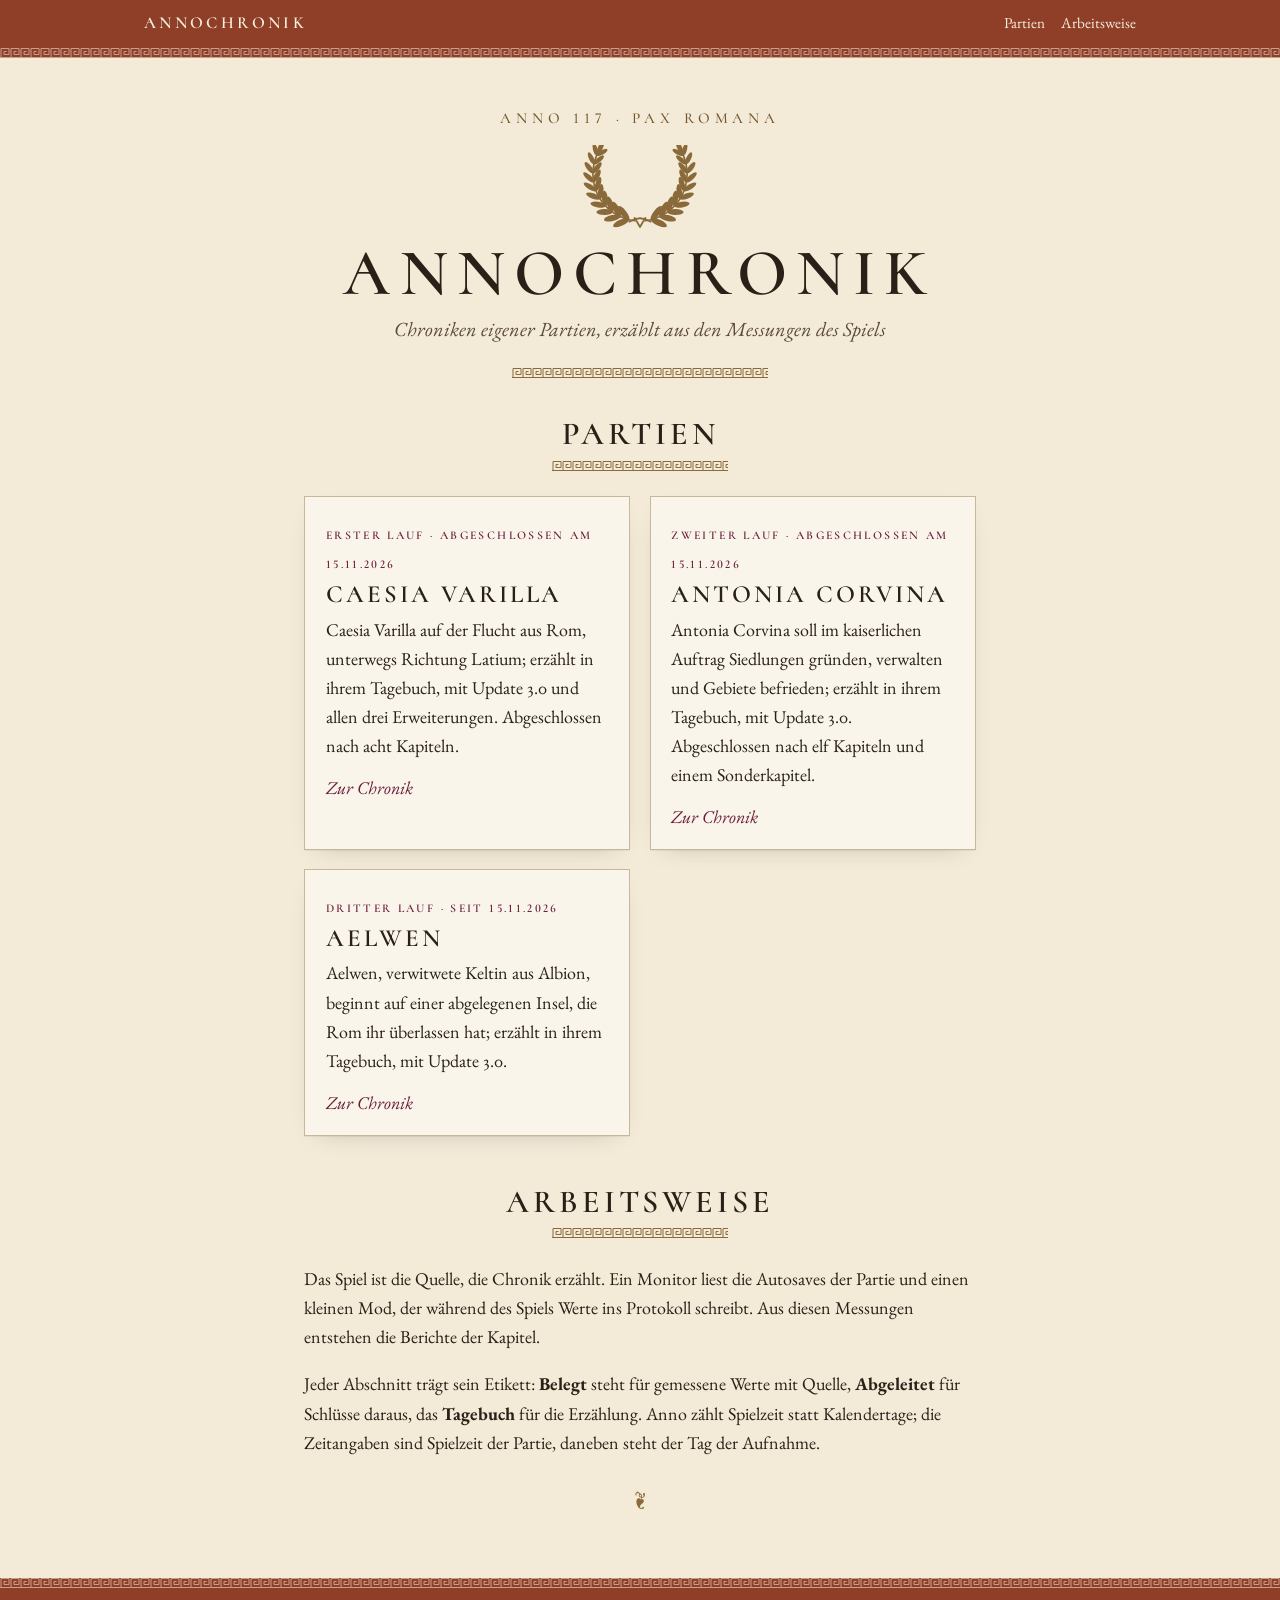
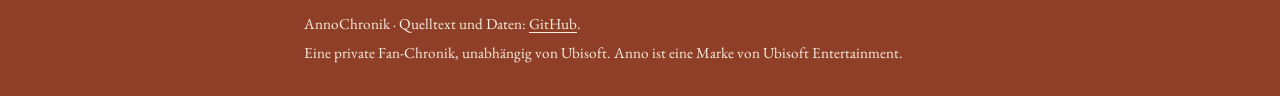
<file: index.html>
<!doctype html>
<html lang="de">
<head>
<meta charset="utf-8">
<meta name="viewport" content="width=device-width, initial-scale=1">
<title>AnnoChronik</title>
<meta name="description" content="Chroniken eigener Partien in Anno 117: Pax Romana, erzählt aus den Messungen des Spiels.">
<link rel="stylesheet" href="assets/roemisch.css">
<script src="assets/portal.js" defer></script>
</head>
<body>
<header class="ac-kopf">
  <div class="ac-kopf-innen">
    <a class="ac-marke" href="./">AnnoChronik</a>
    <nav aria-label="Seite"><a href="#welten">Partien</a><a href="#arbeitsweise">Arbeitsweise</a></nav>
  </div>
  <div class="ac-maeander" aria-hidden="true"></div>
</header>

<main>
  <section class="ac-titelblatt" aria-labelledby="titel">
    <p class="ac-oben">Anno 117 · Pax Romana</p>
    <div class="ac-lorbeer" aria-hidden="true"></div>
    <h1 id="titel">AnnoChronik</h1>
    <p class="ac-unter">Chroniken eigener Partien, erzählt aus den Messungen des Spiels</p>
    <div class="ac-maeander" aria-hidden="true"></div>
  </section>

  <section class="ac-abschnitt" id="welten" aria-labelledby="welten-titel">
    <h2 id="welten-titel">Partien</h2>
    <div class="ac-maeander" aria-hidden="true"></div>
    <div class="ac-welten" id="welten-liste">
      <a class="ac-welt" href="saves/erster-lauf/chronik.html">
        <span class="ac-status">Erster Lauf · abgeschlossen am 15.11.2026</span>
        <h3>Caesia Varilla</h3>
        <p>Caesia Varilla auf der Flucht aus Rom, unterwegs Richtung Latium; erzählt in ihrem Tagebuch, mit Update 3.0 und allen drei Erweiterungen. Abgeschlossen nach acht Kapiteln.</p>
        <p class="ac-mehr">Zur Chronik</p>
      </a>
      <a class="ac-welt" href="saves/zweiter-lauf/chronik.html">
        <span class="ac-status">Zweiter Lauf · abgeschlossen am 15.11.2026</span>
        <h3>Antonia Corvina</h3>
        <p>Antonia Corvina soll im kaiserlichen Auftrag Siedlungen gründen, verwalten und Gebiete befrieden; erzählt in ihrem Tagebuch, mit Update 3.0. Abgeschlossen nach elf Kapiteln und einem Sonderkapitel.</p>
        <p class="ac-mehr">Zur Chronik</p>
      </a>
      <a class="ac-welt" href="saves/dritter-lauf/chronik.html">
        <span class="ac-status">Dritter Lauf · seit 15.11.2026</span>
        <h3>Aelwen</h3>
        <p>Aelwen, verwitwete Keltin aus Albion, beginnt auf einer abgelegenen Insel, die Rom ihr überlassen hat; erzählt in ihrem Tagebuch, mit Update 3.0.</p>
        <p class="ac-mehr">Zur Chronik</p>
      </a>
    </div>
  </section>

  <section class="ac-abschnitt" id="arbeitsweise" aria-labelledby="arbeitsweise-titel">
    <h2 id="arbeitsweise-titel">Arbeitsweise</h2>
    <div class="ac-maeander" aria-hidden="true"></div>
    <p>Das Spiel ist die Quelle, die Chronik erzählt. Ein Monitor liest die Autosaves der Partie und einen kleinen Mod, der während des Spiels Werte ins Protokoll schreibt. Aus diesen Messungen entstehen die Berichte der Kapitel.</p>
    <p>Jeder Abschnitt trägt sein Etikett: <strong>Belegt</strong> steht für gemessene Werte mit Quelle, <strong>Abgeleitet</strong> für Schlüsse daraus, das <strong>Tagebuch</strong> für die Erzählung. Anno zählt Spielzeit statt Kalendertage; die Zeitangaben sind Spielzeit der Partie, daneben steht der Tag der Aufnahme.</p>
    <p class="ac-schluss" aria-hidden="true">❦</p>
  </section>
</main>

<footer class="ac-fuss">
  <div class="ac-maeander" aria-hidden="true"></div>
  <div class="ac-fuss-innen">
    <p>AnnoChronik · Quelltext und Daten: <a href="https://github.com/alexmondragonwrites-glitch/AnnoChronik">GitHub</a>.</p>
    <p>Eine private Fan-Chronik, unabhängig von Ubisoft. Anno ist eine Marke von Ubisoft Entertainment.</p>
  </div>
</footer>
</body>
</html>
</file>
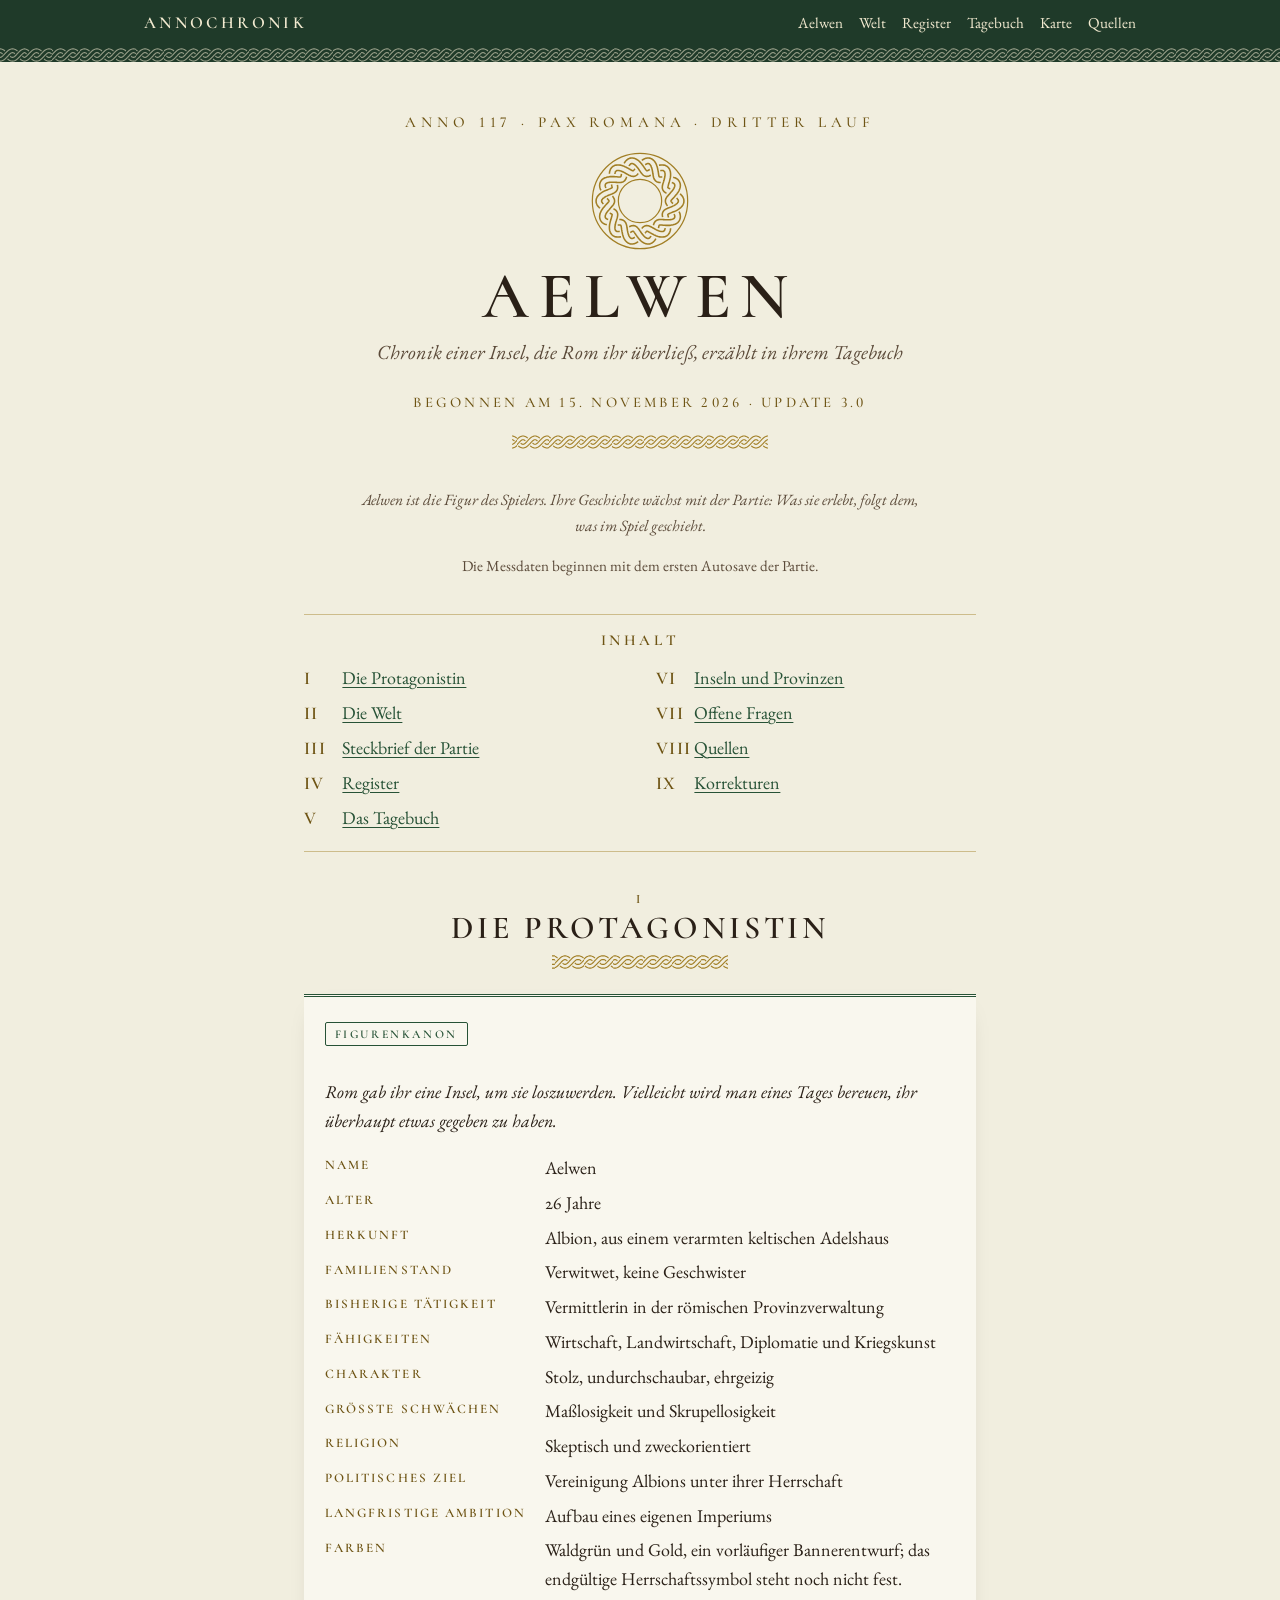
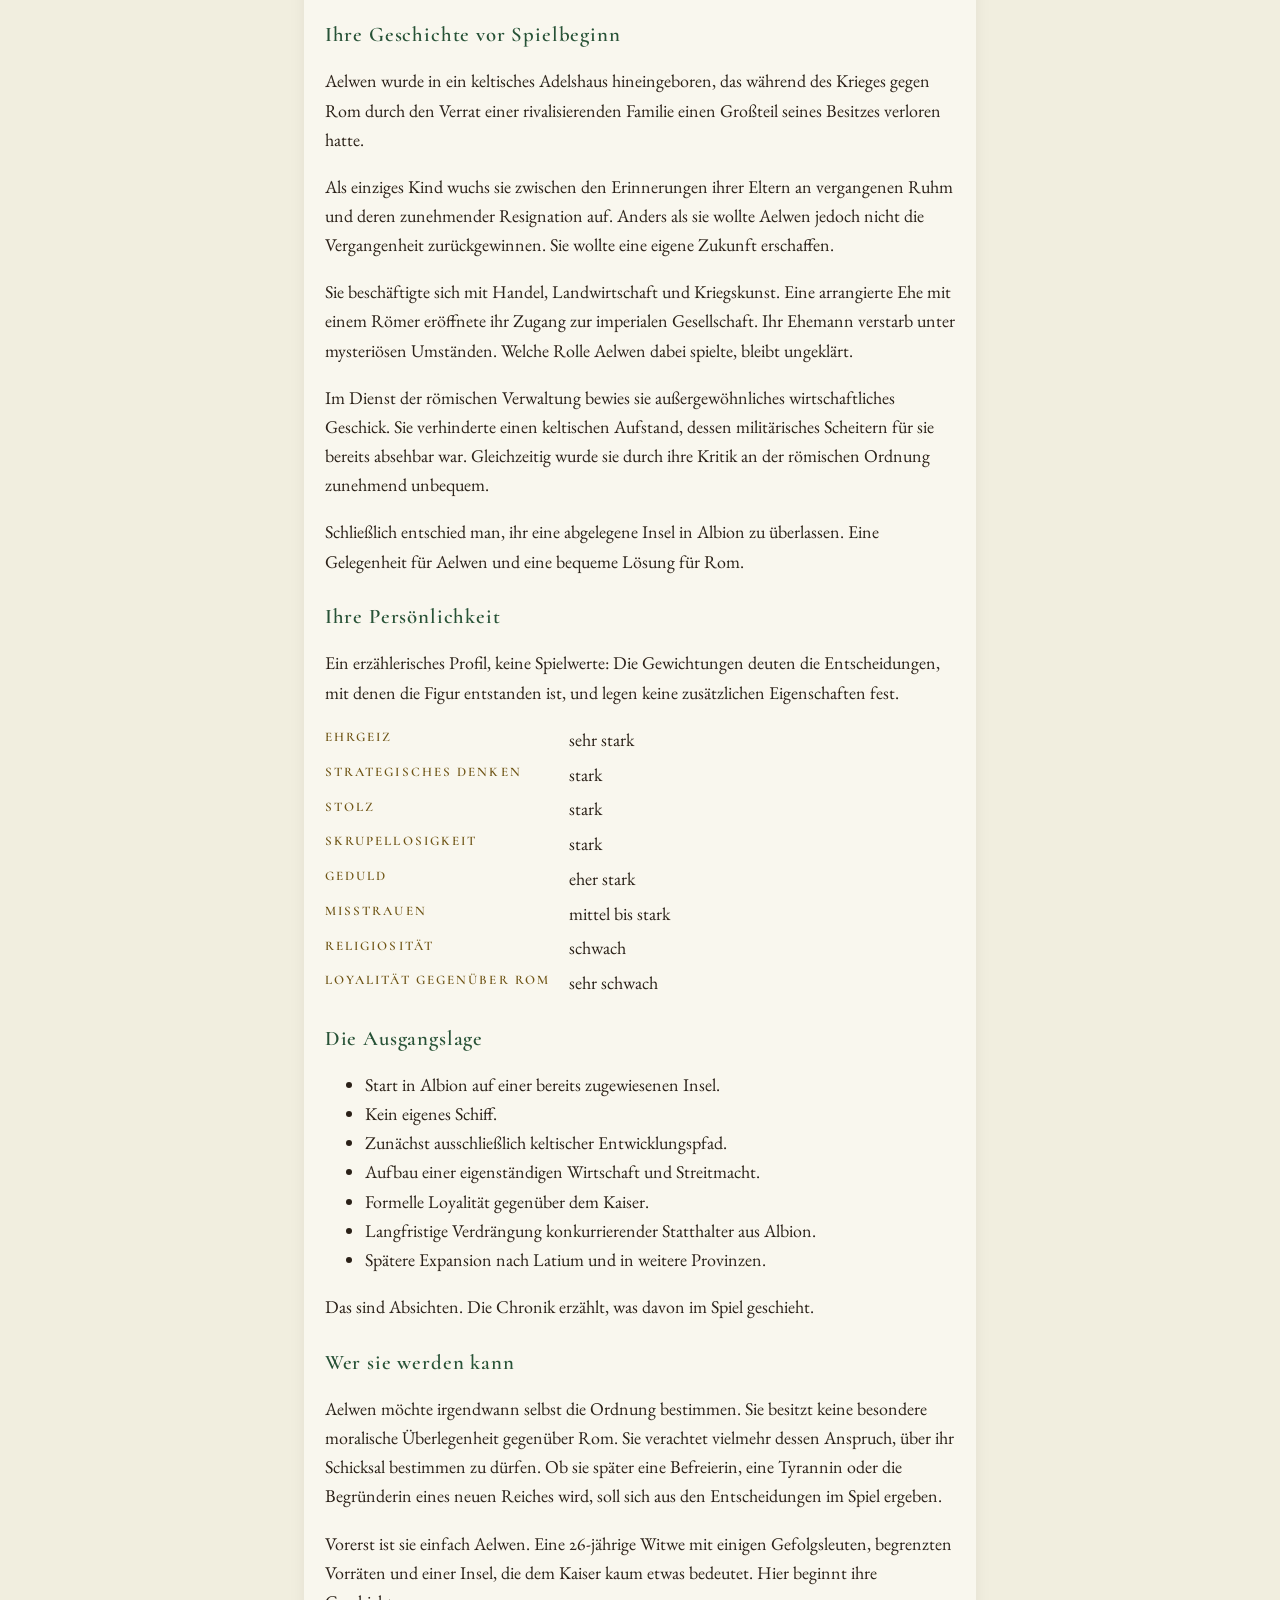
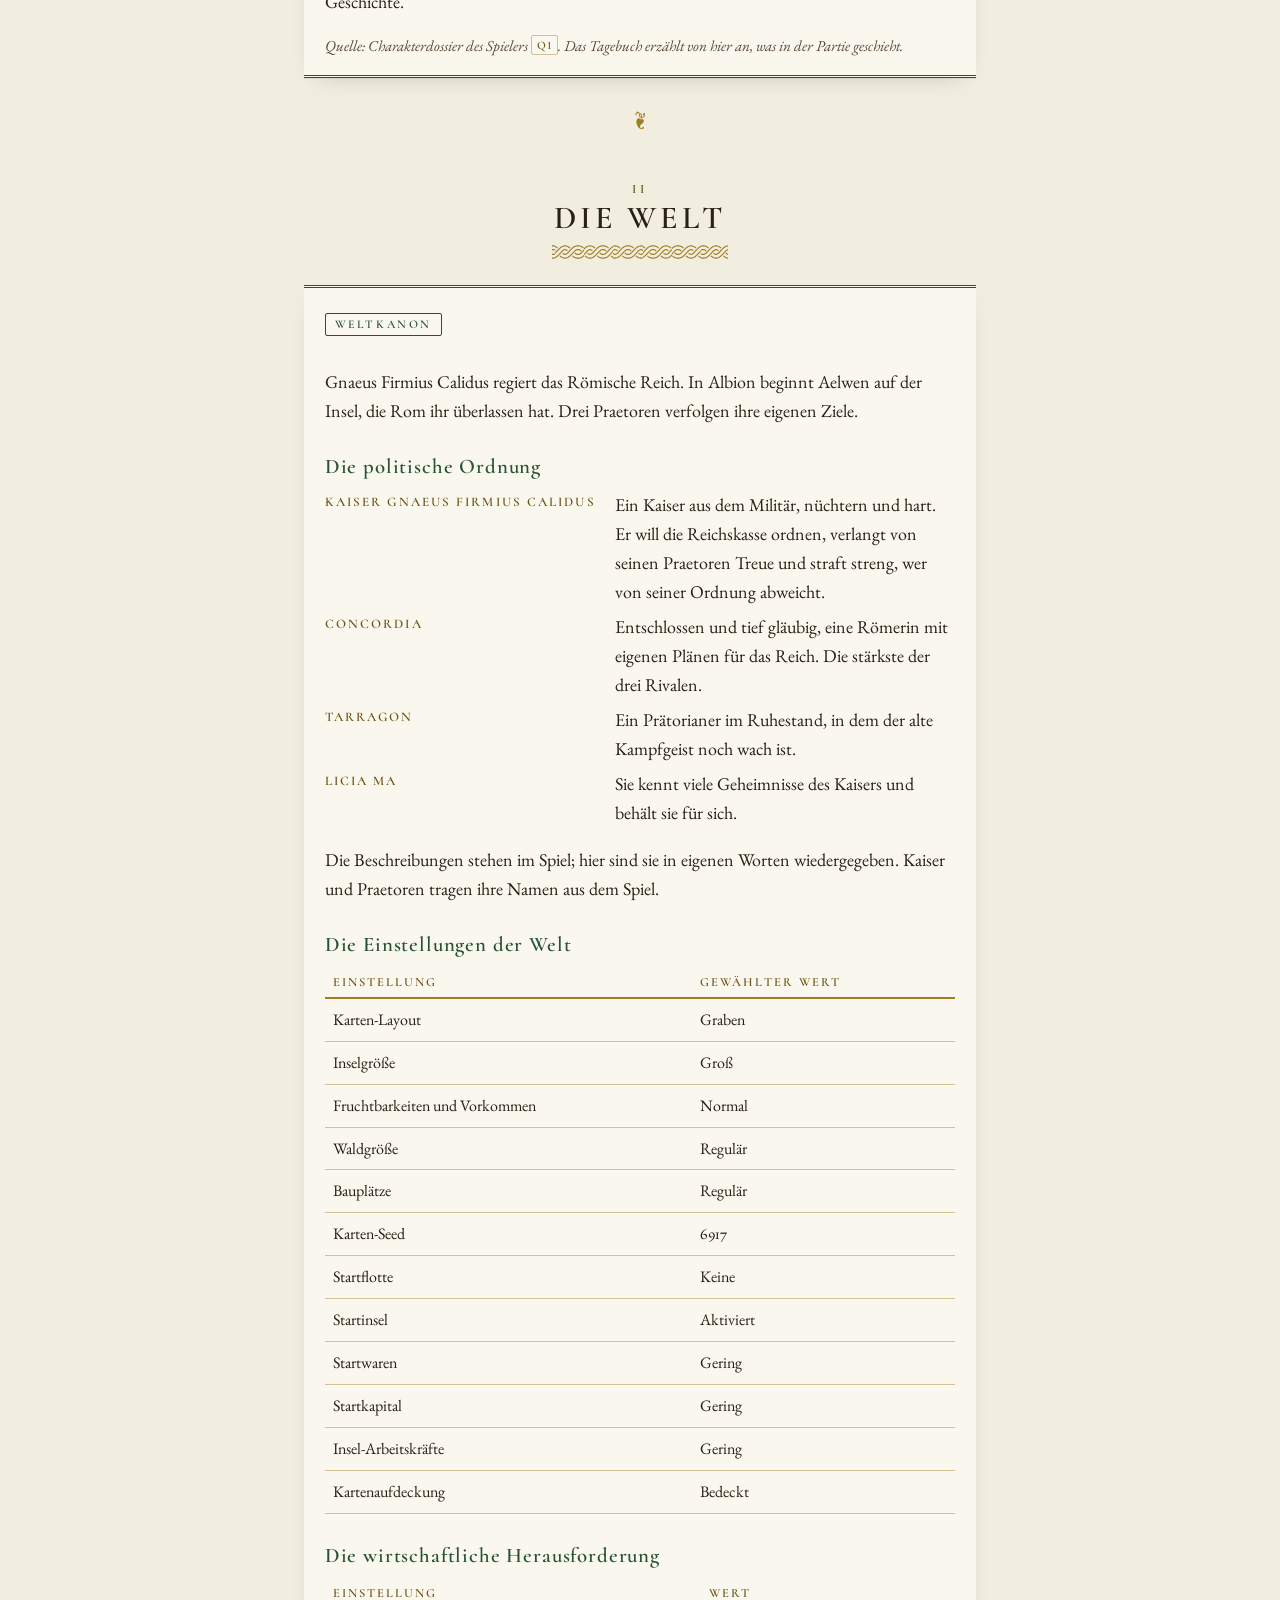
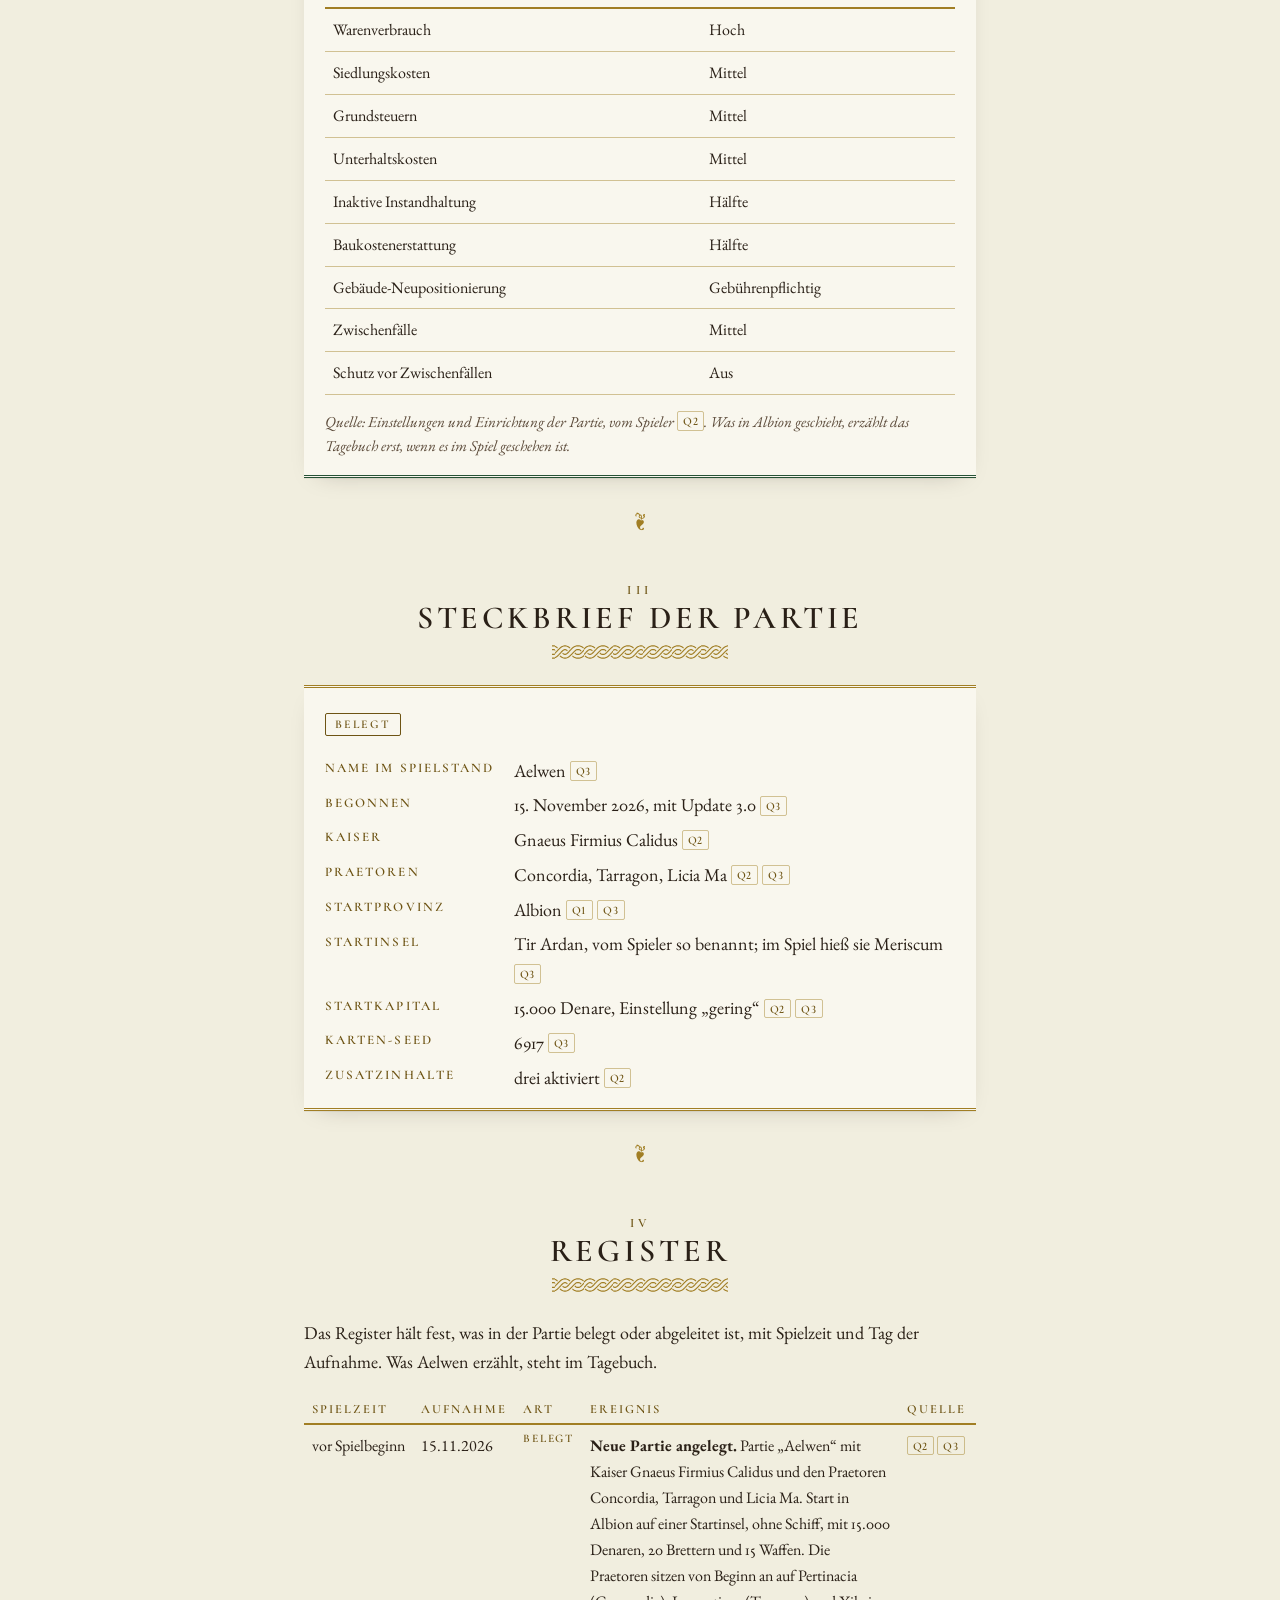
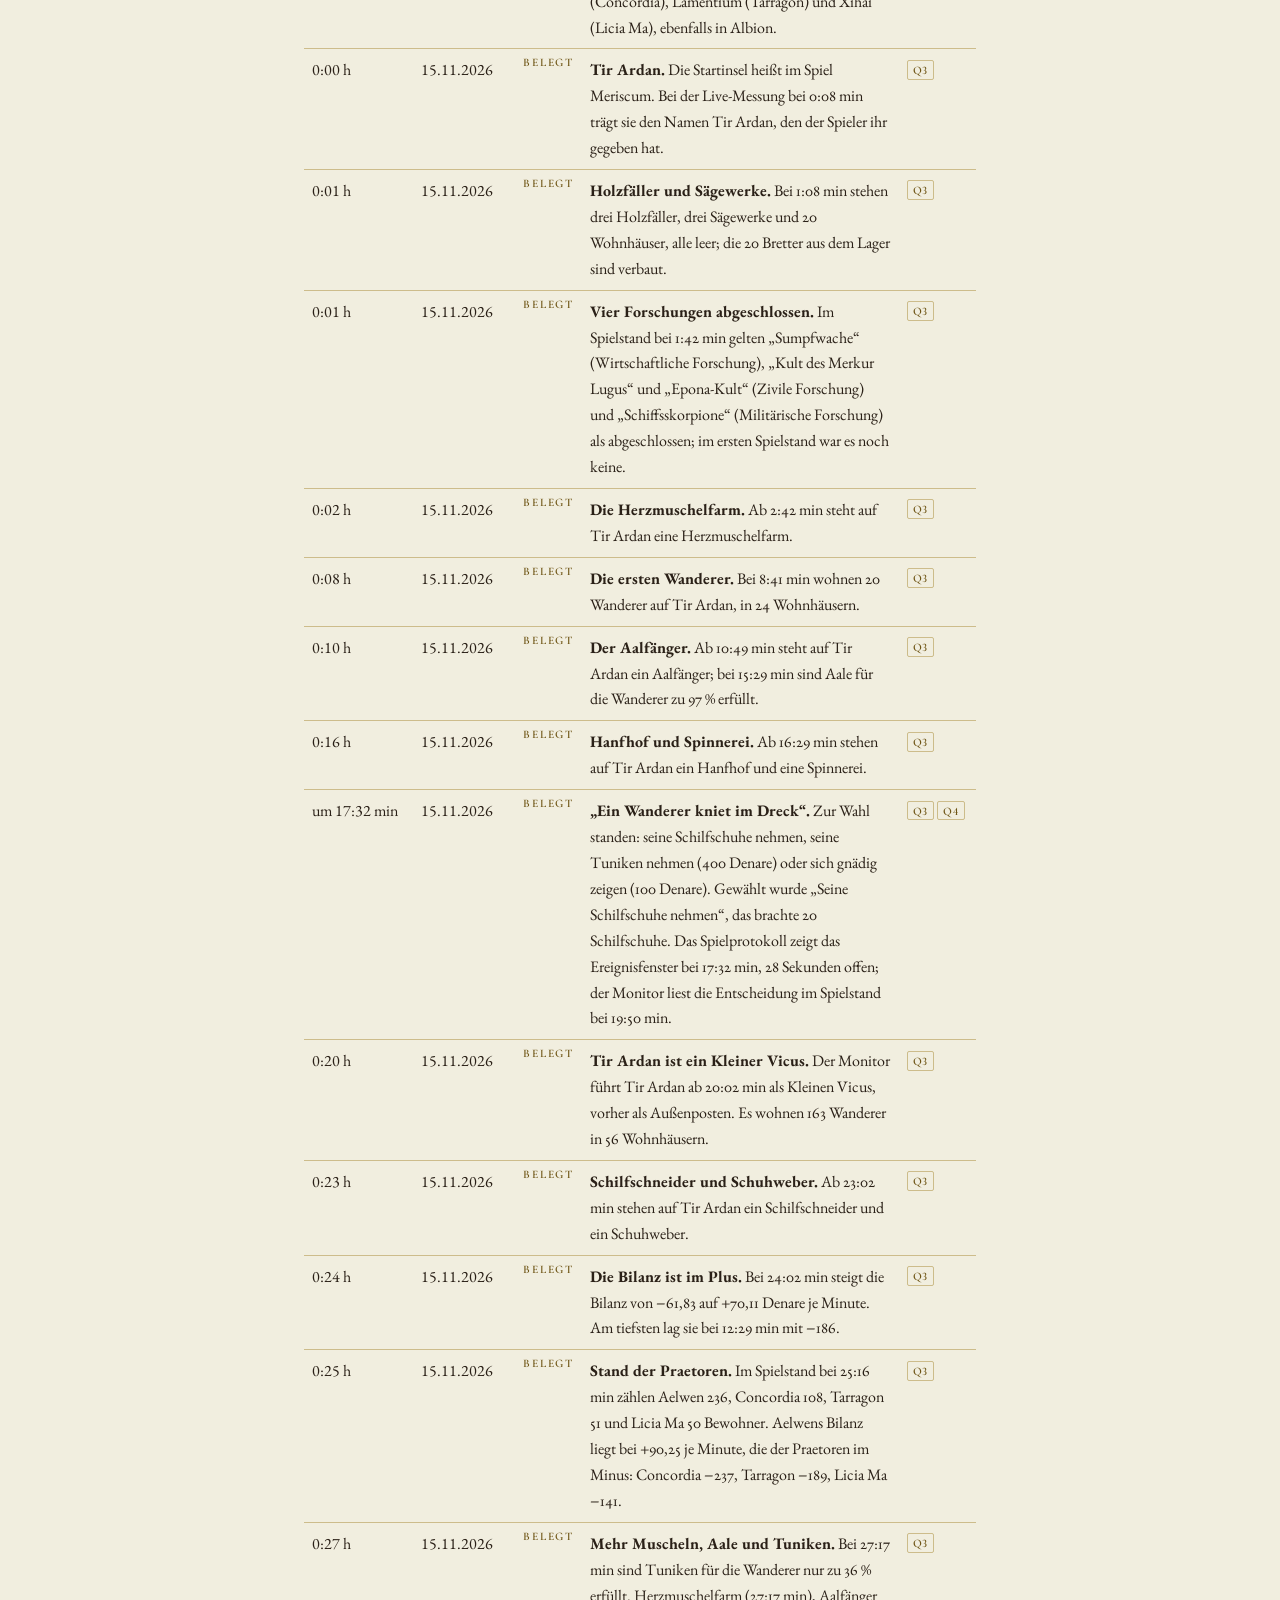
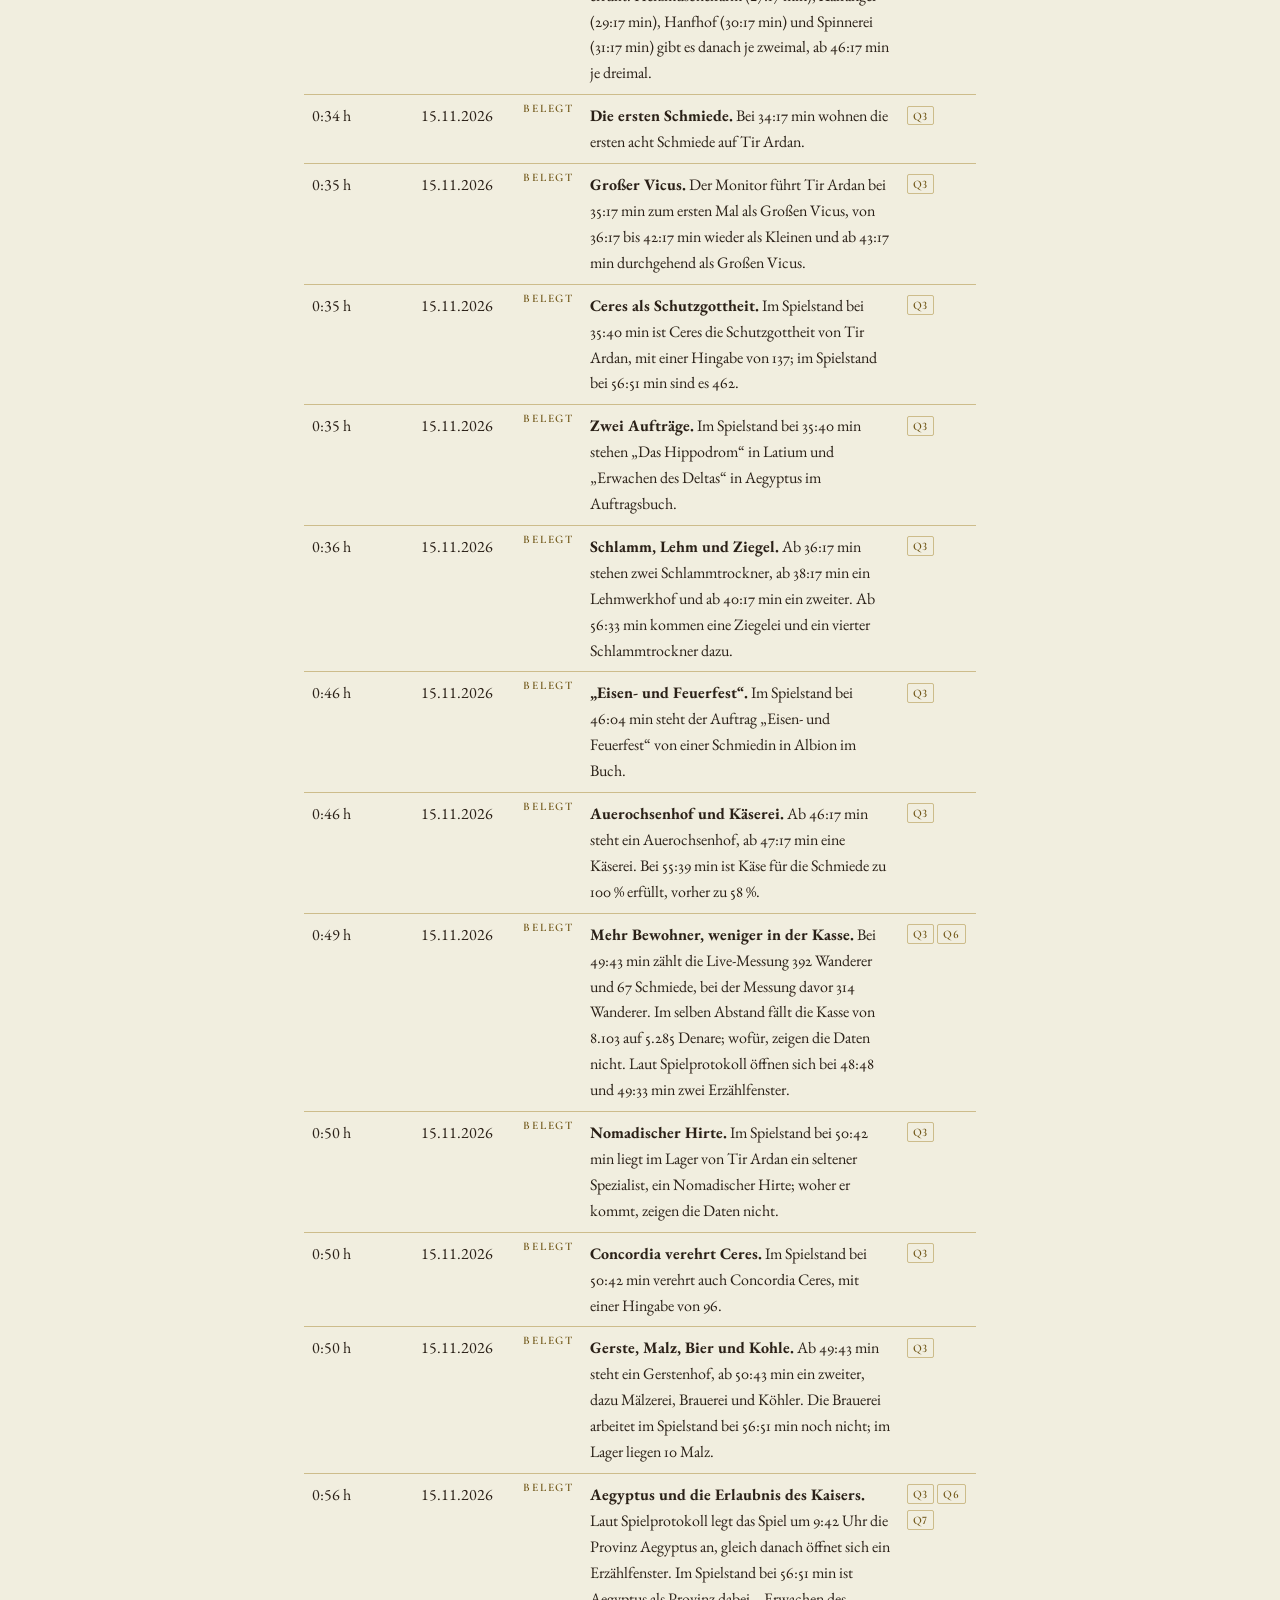
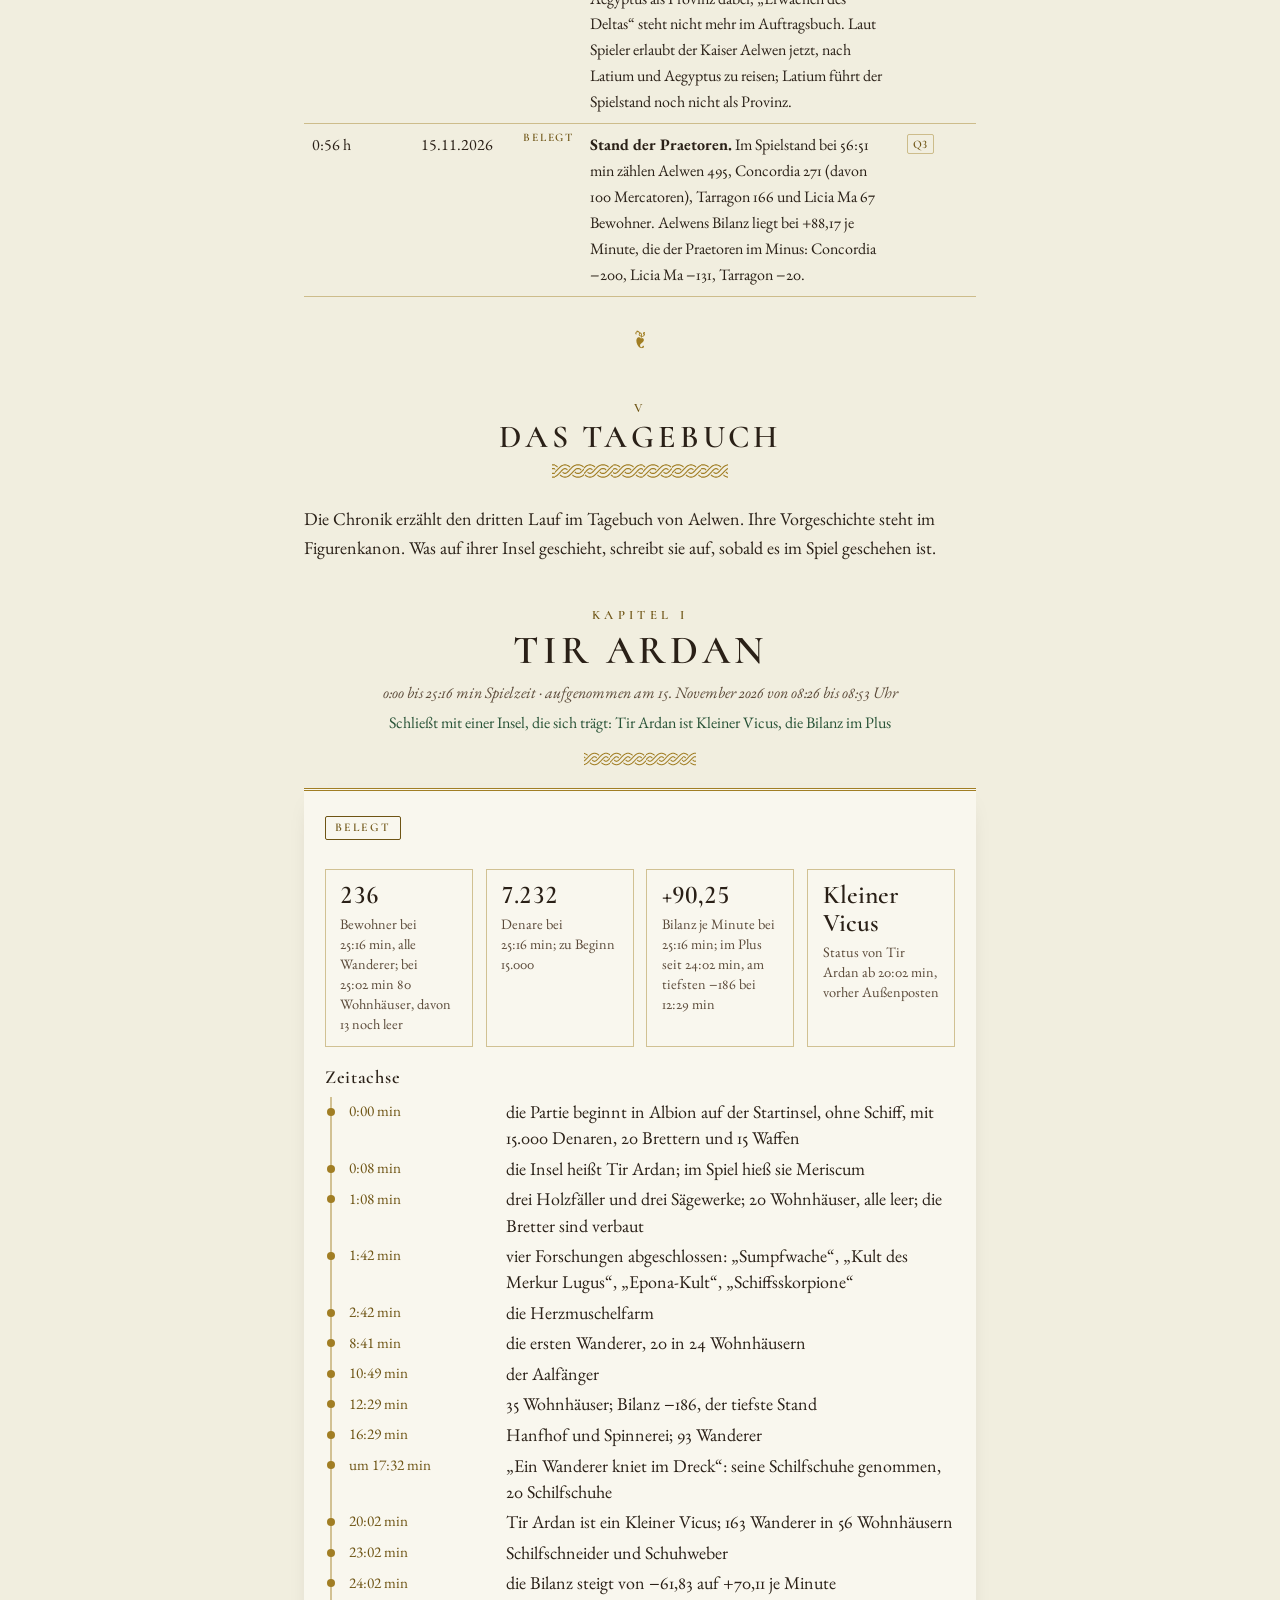
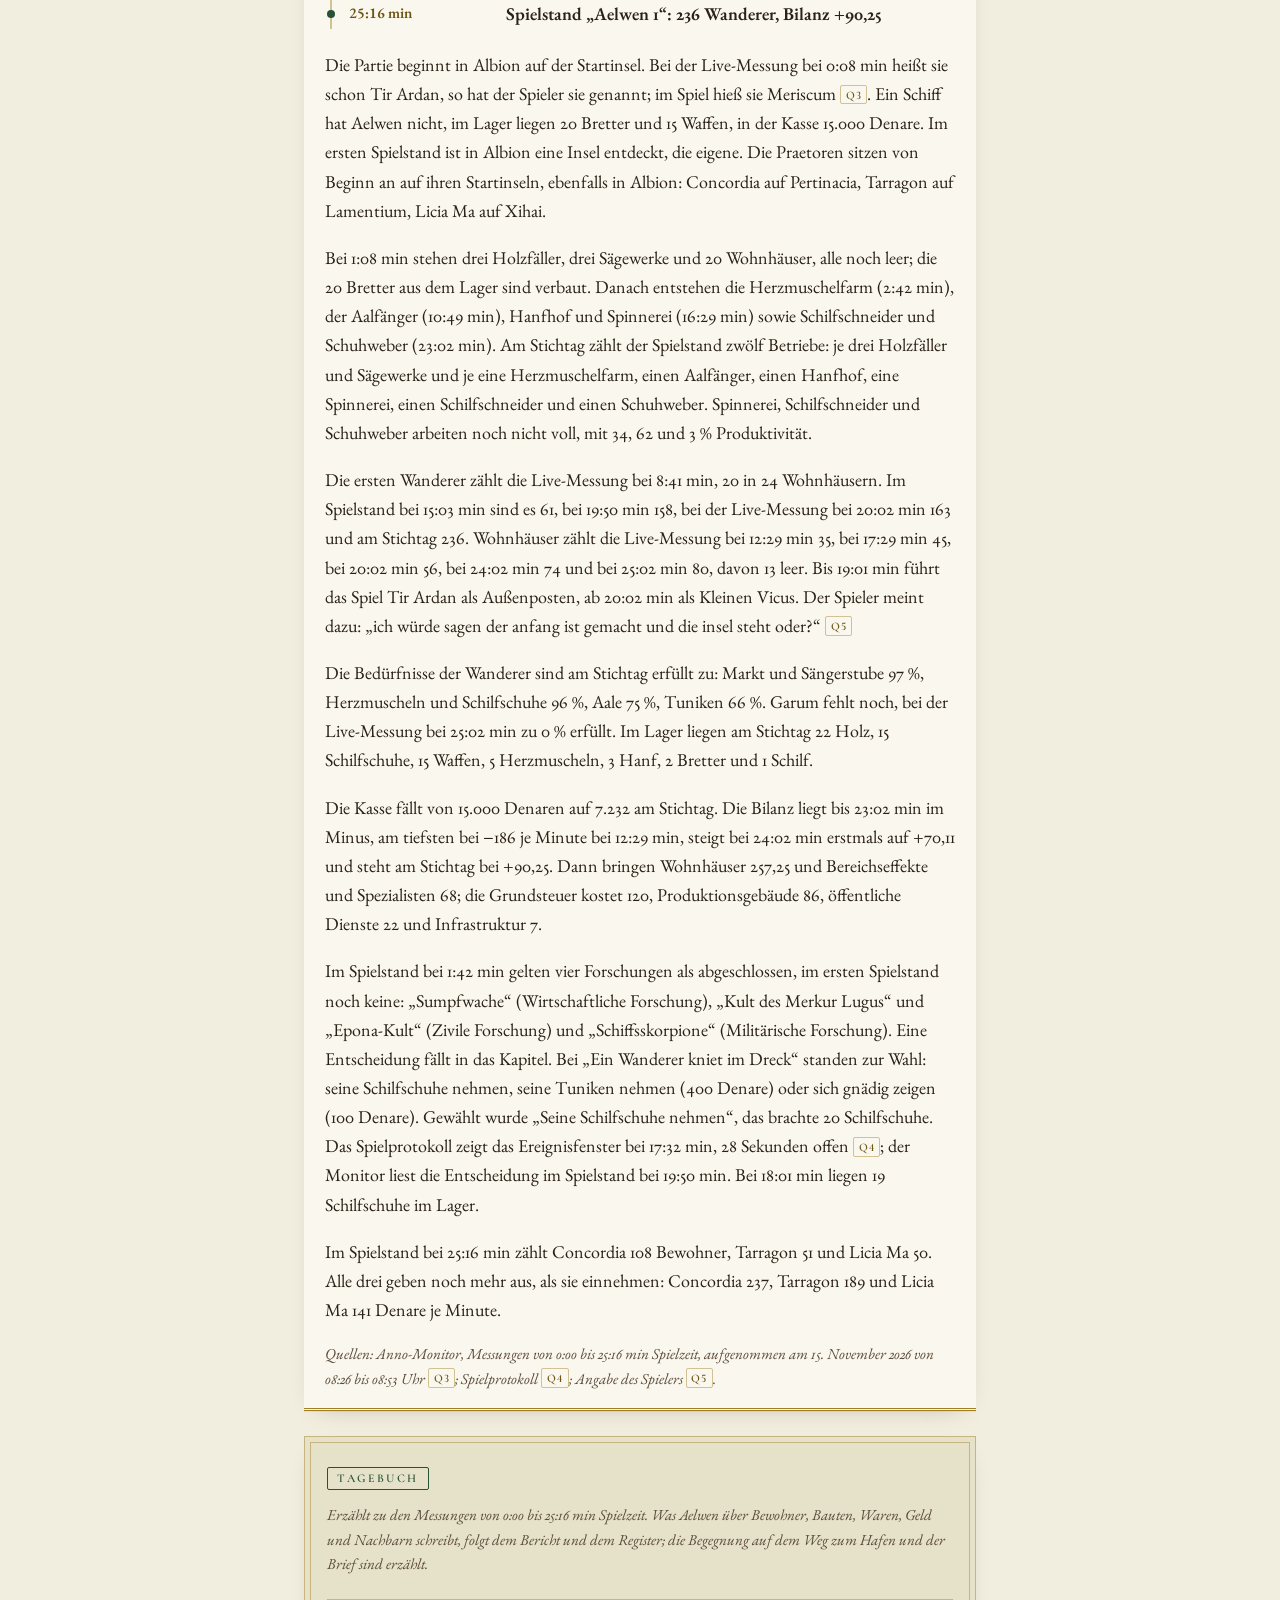
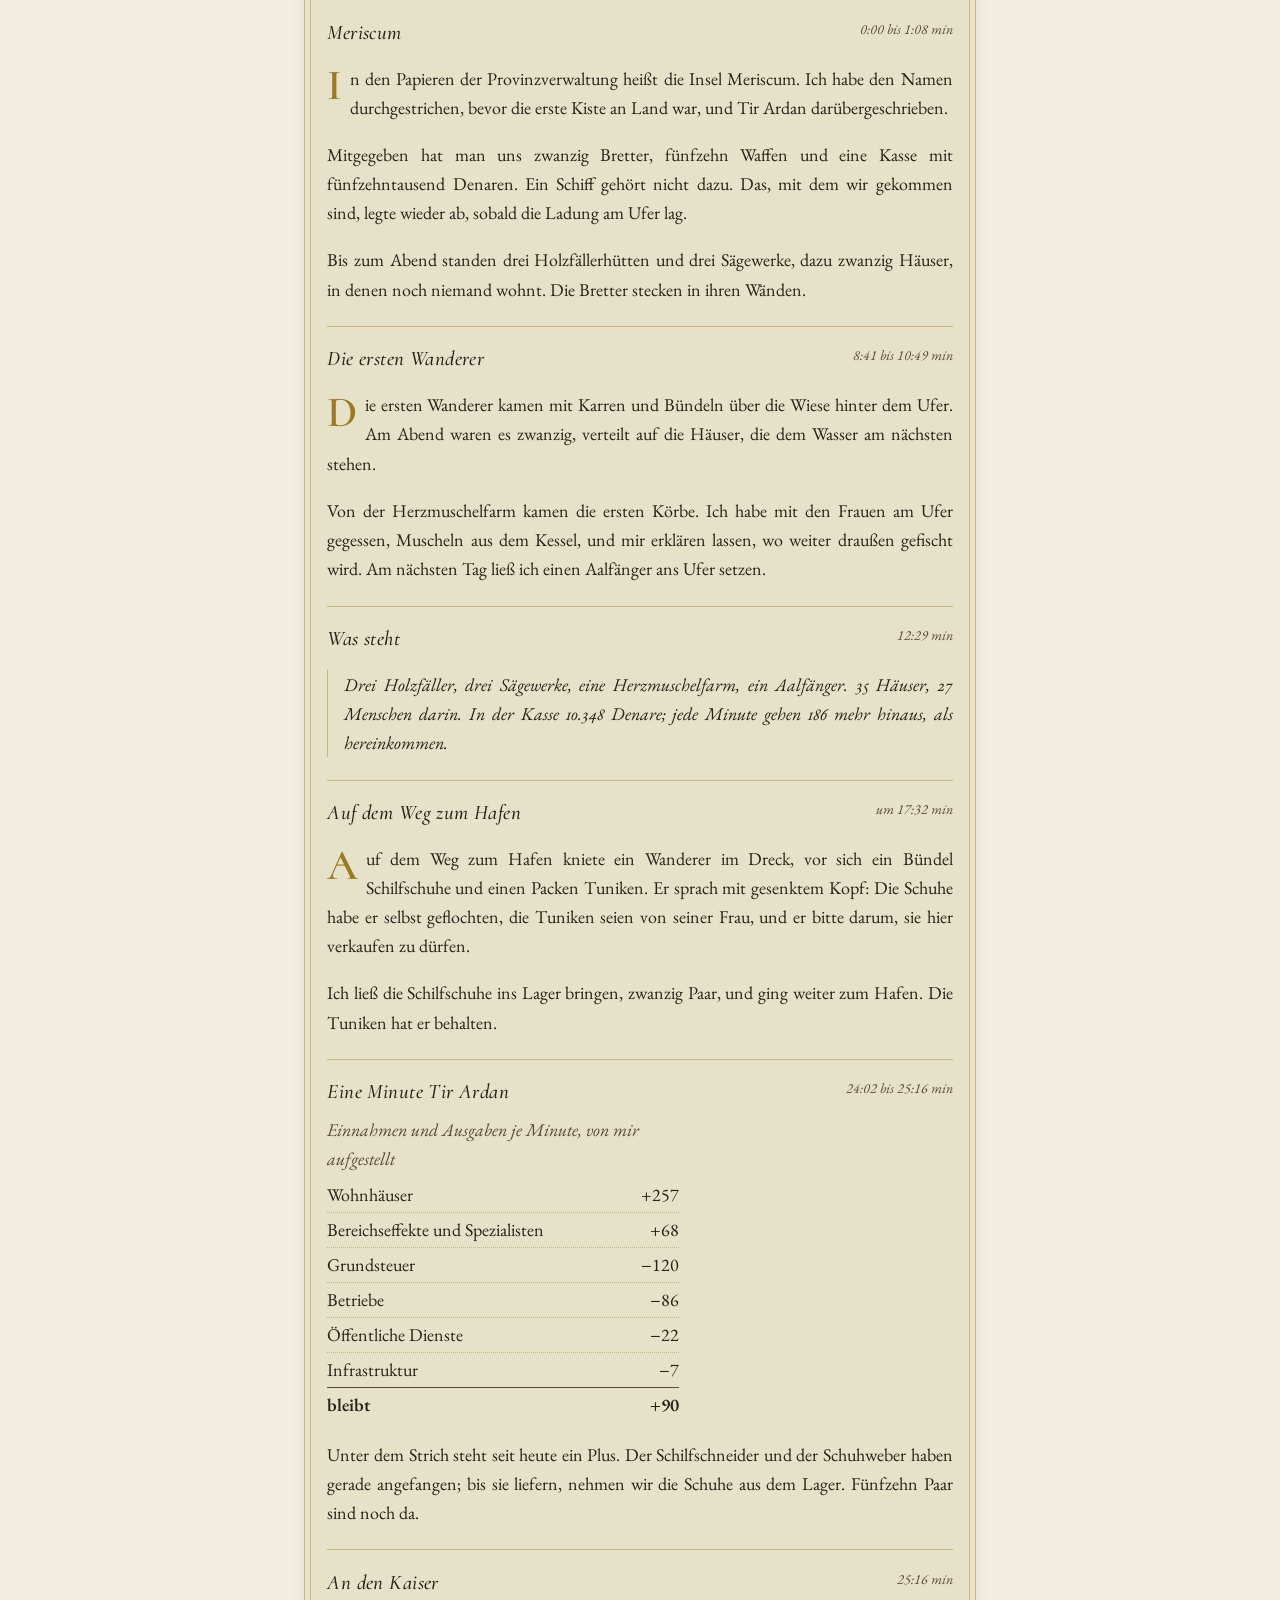
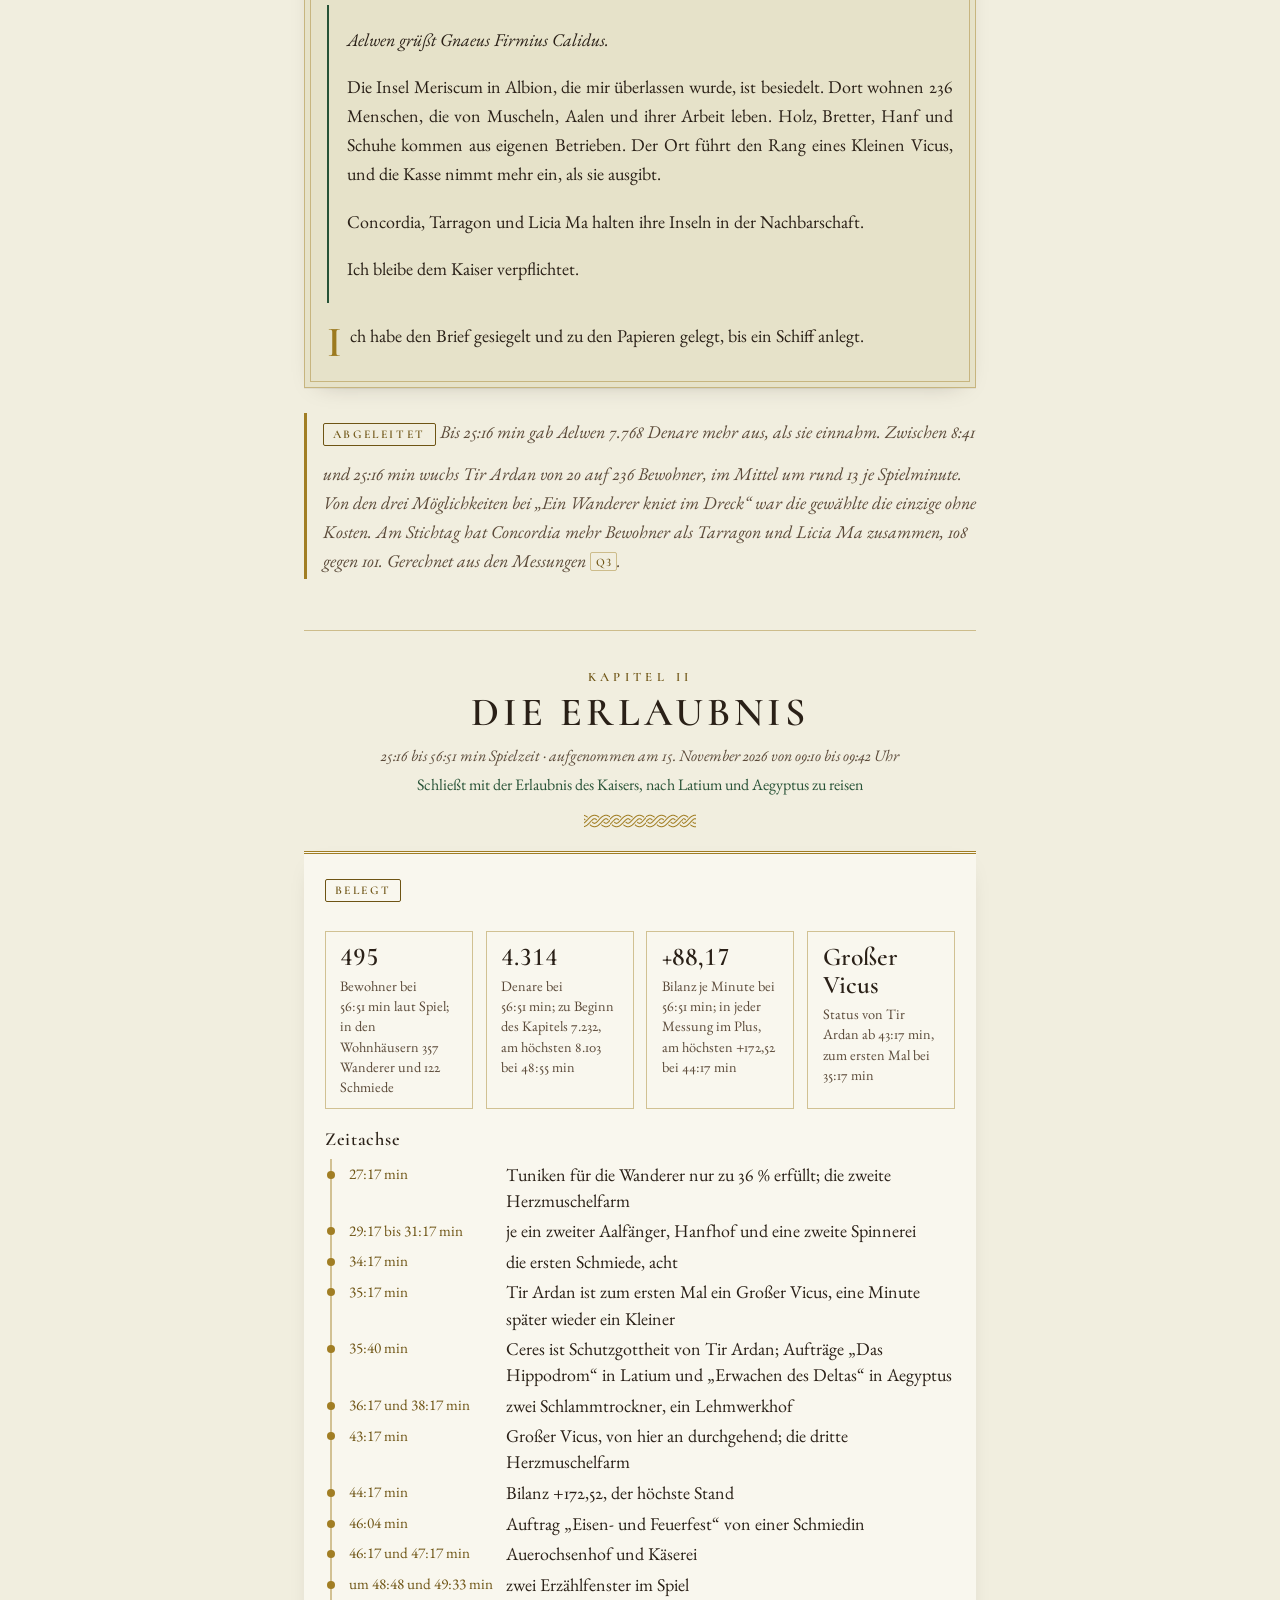
<file: saves/dritter-lauf/index.html>
<!doctype html>
<html lang="de">
<head>
<meta charset="utf-8">
<meta name="viewport" content="width=device-width, initial-scale=1">
<title>Aelwen · Dritter Lauf · AnnoChronik</title>
<meta http-equiv="refresh" content="0; url=chronik.html">
<link rel="canonical" href="chronik.html">
</head>
<body><p><a href="chronik.html">Zur Chronik „Aelwen · Dritter Lauf“</a></p></body>
</html>
</file>
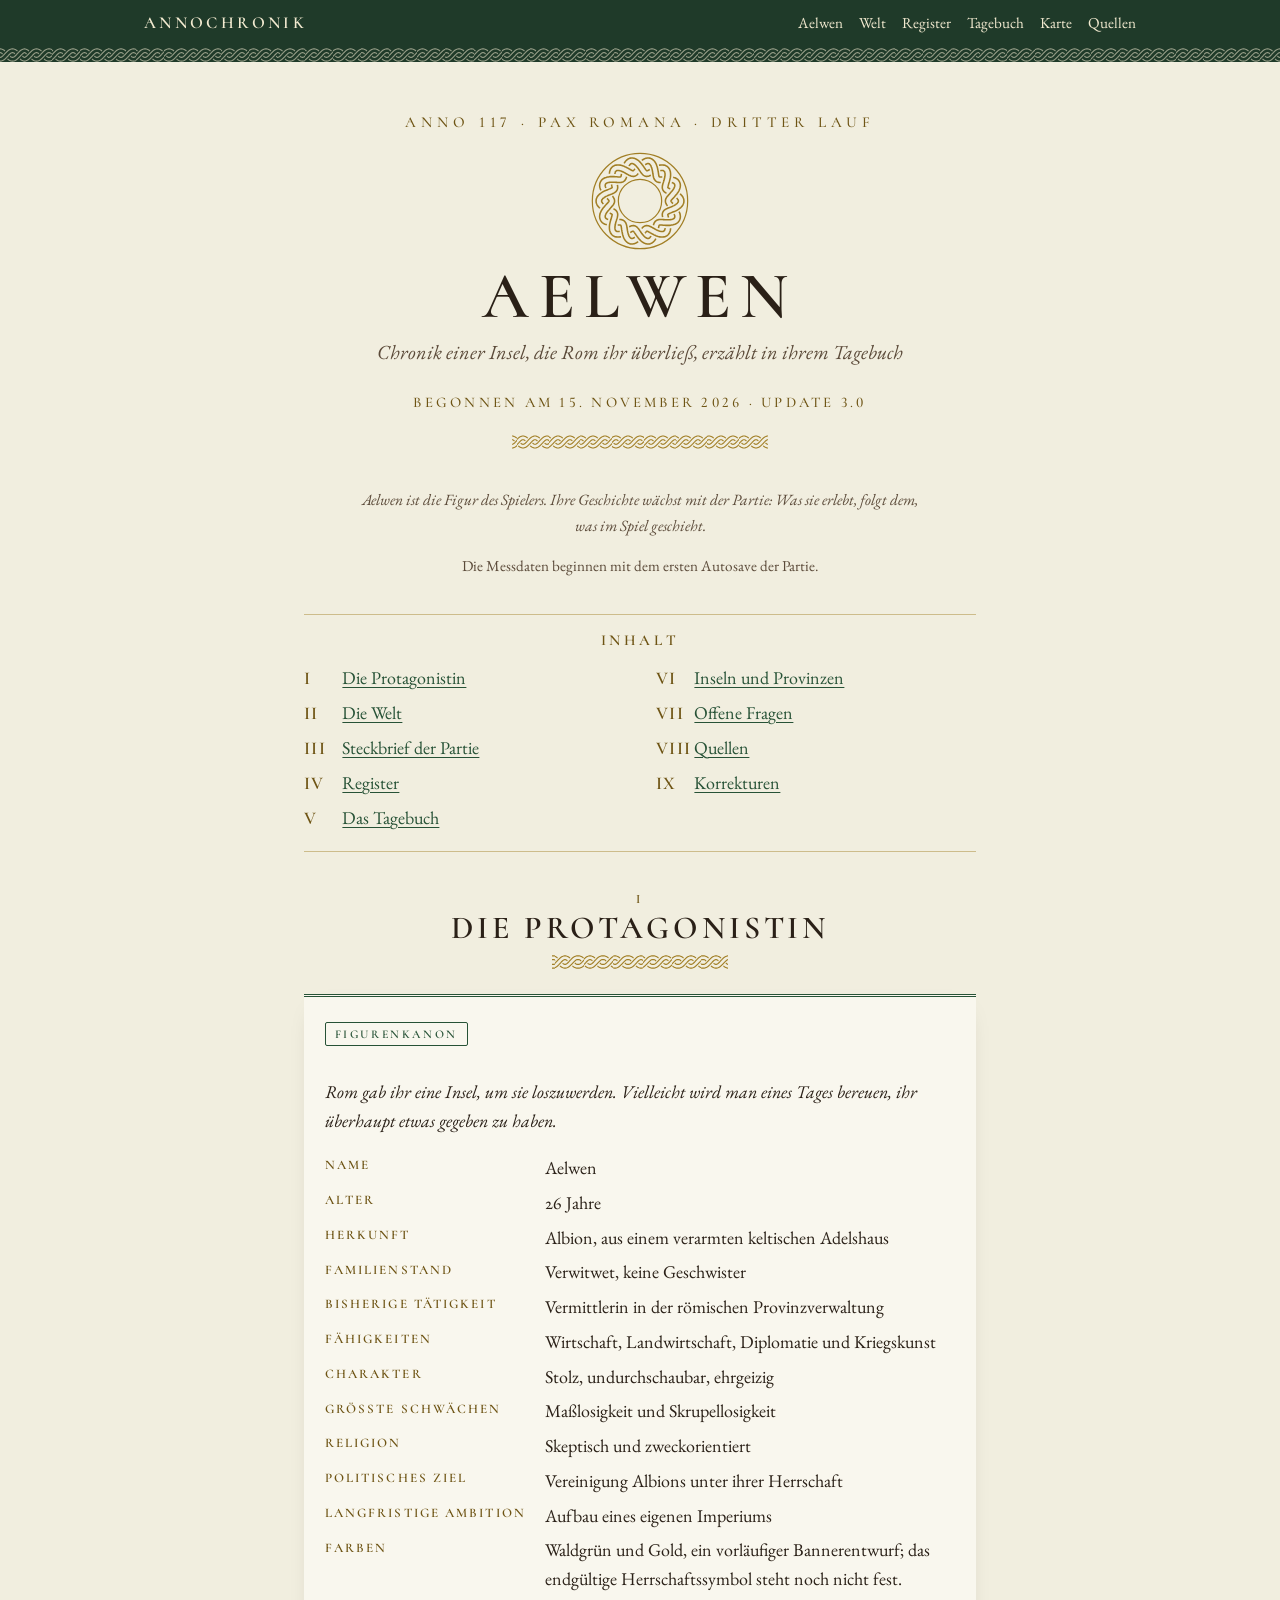
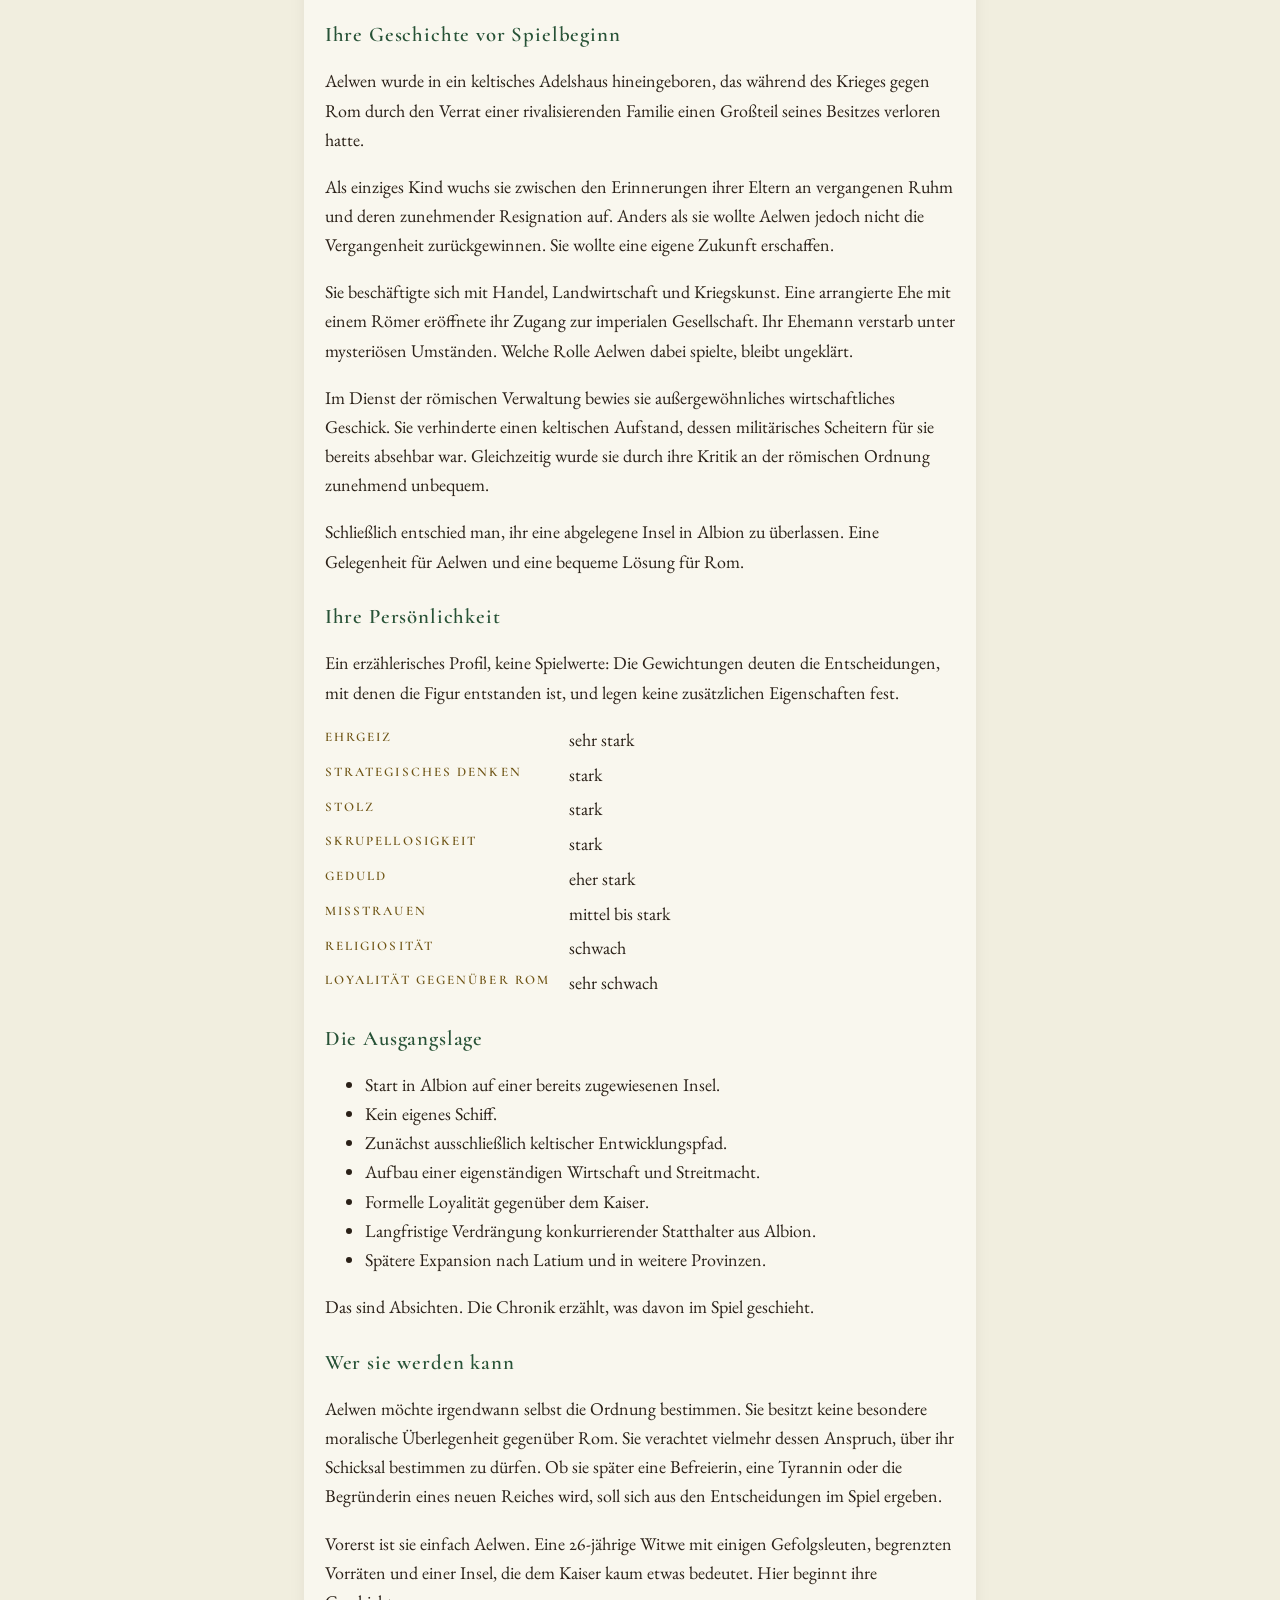
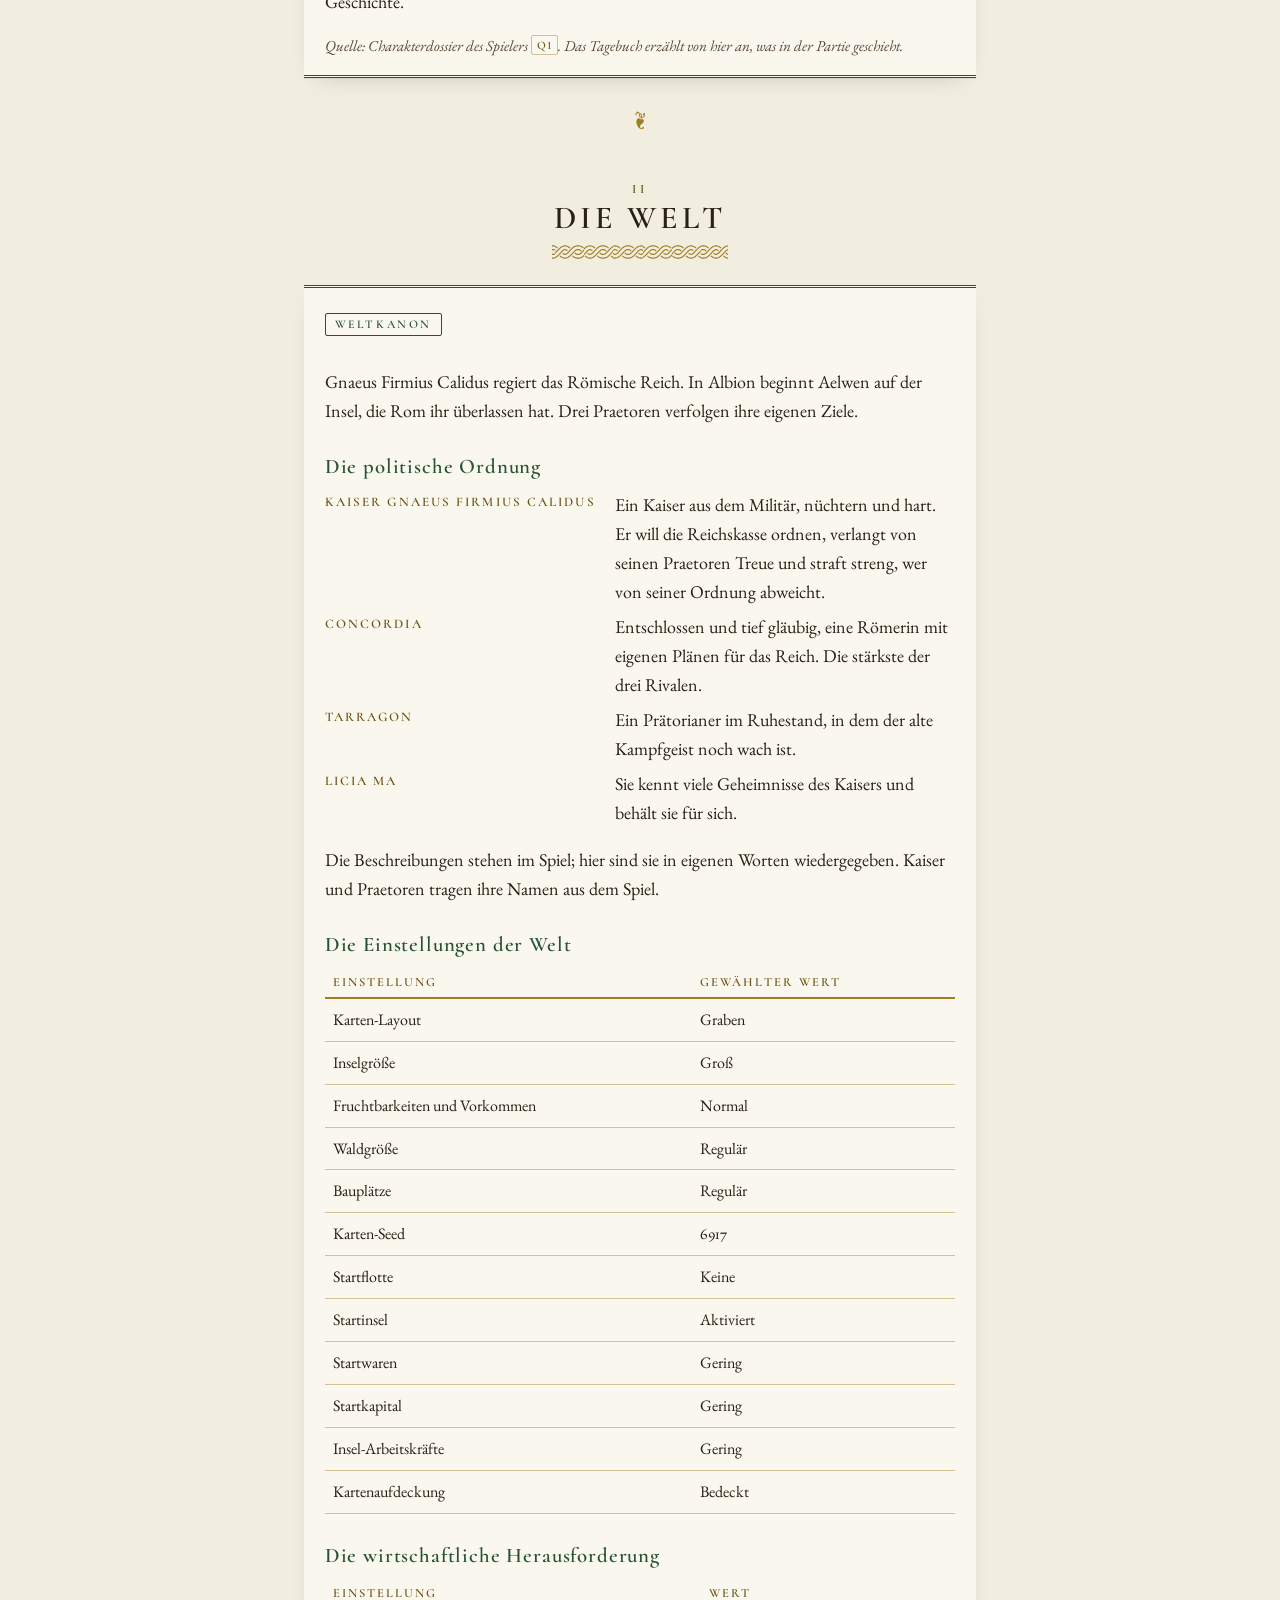
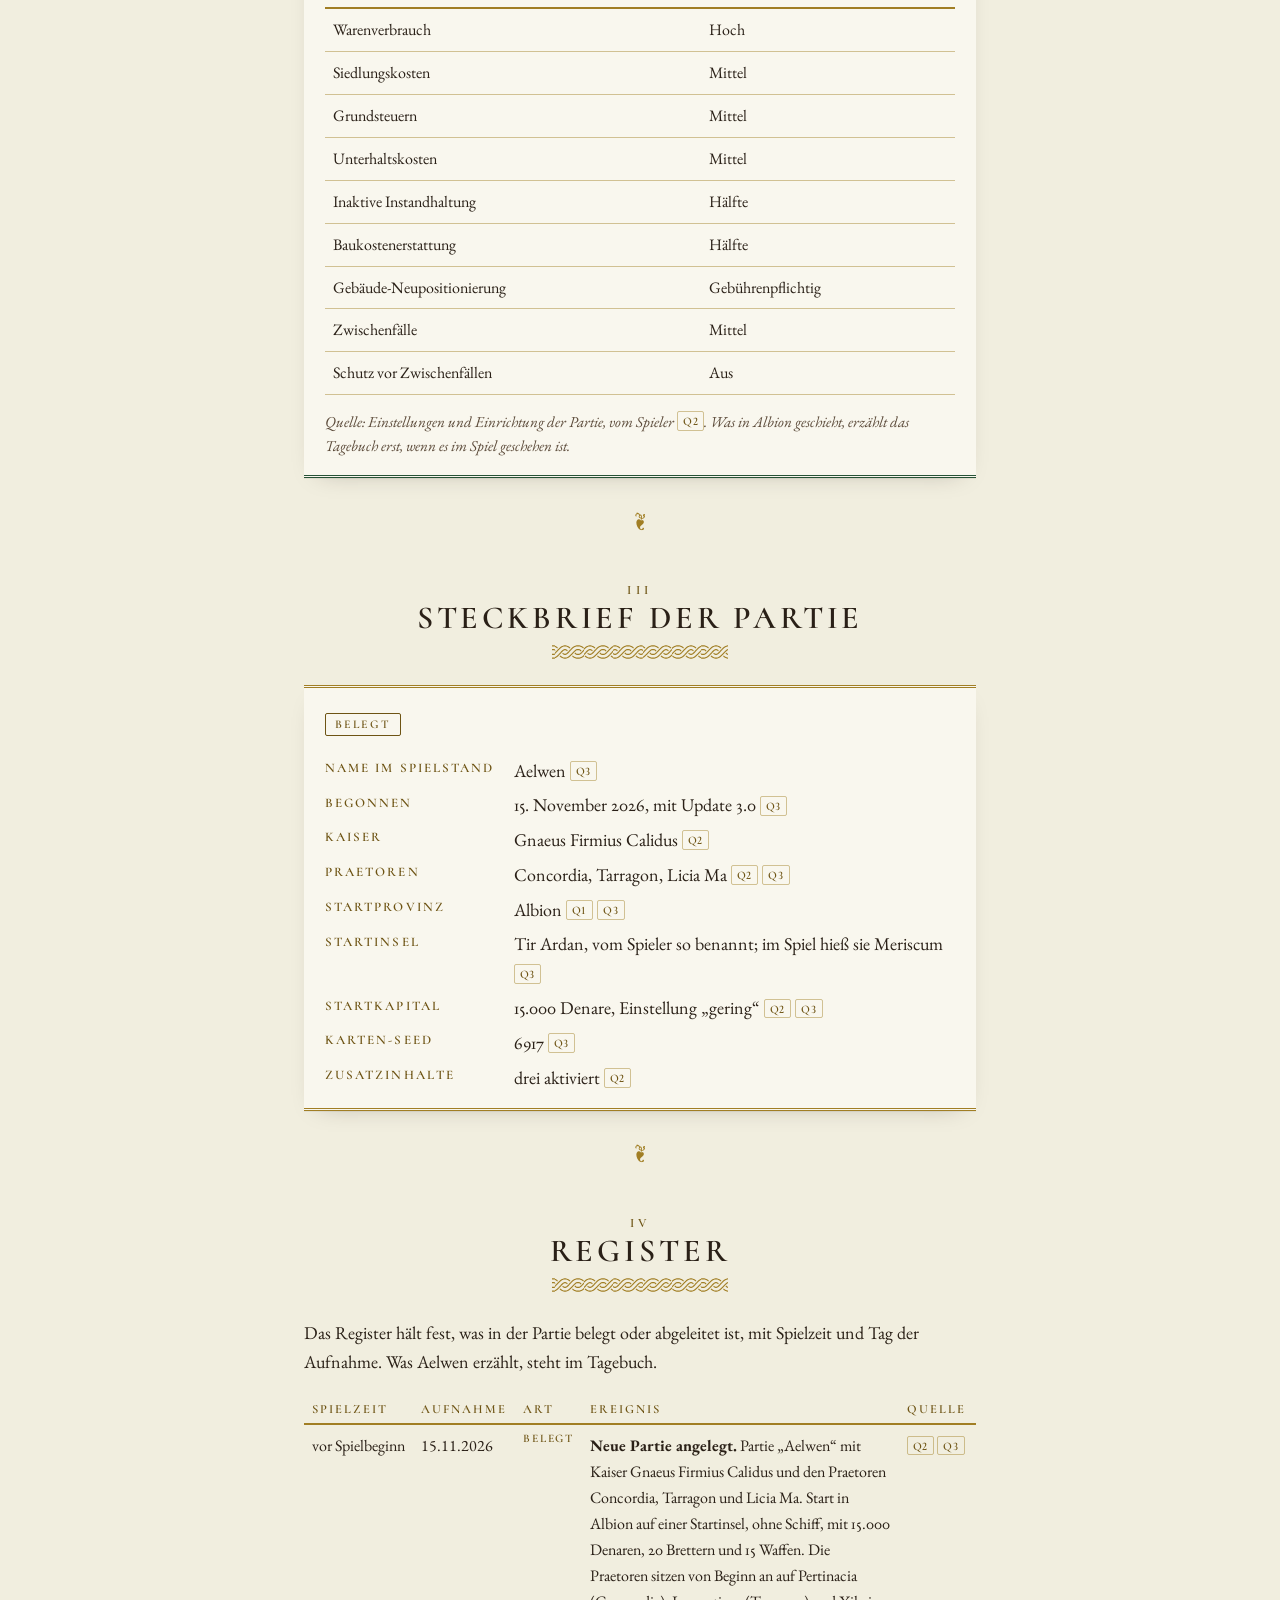
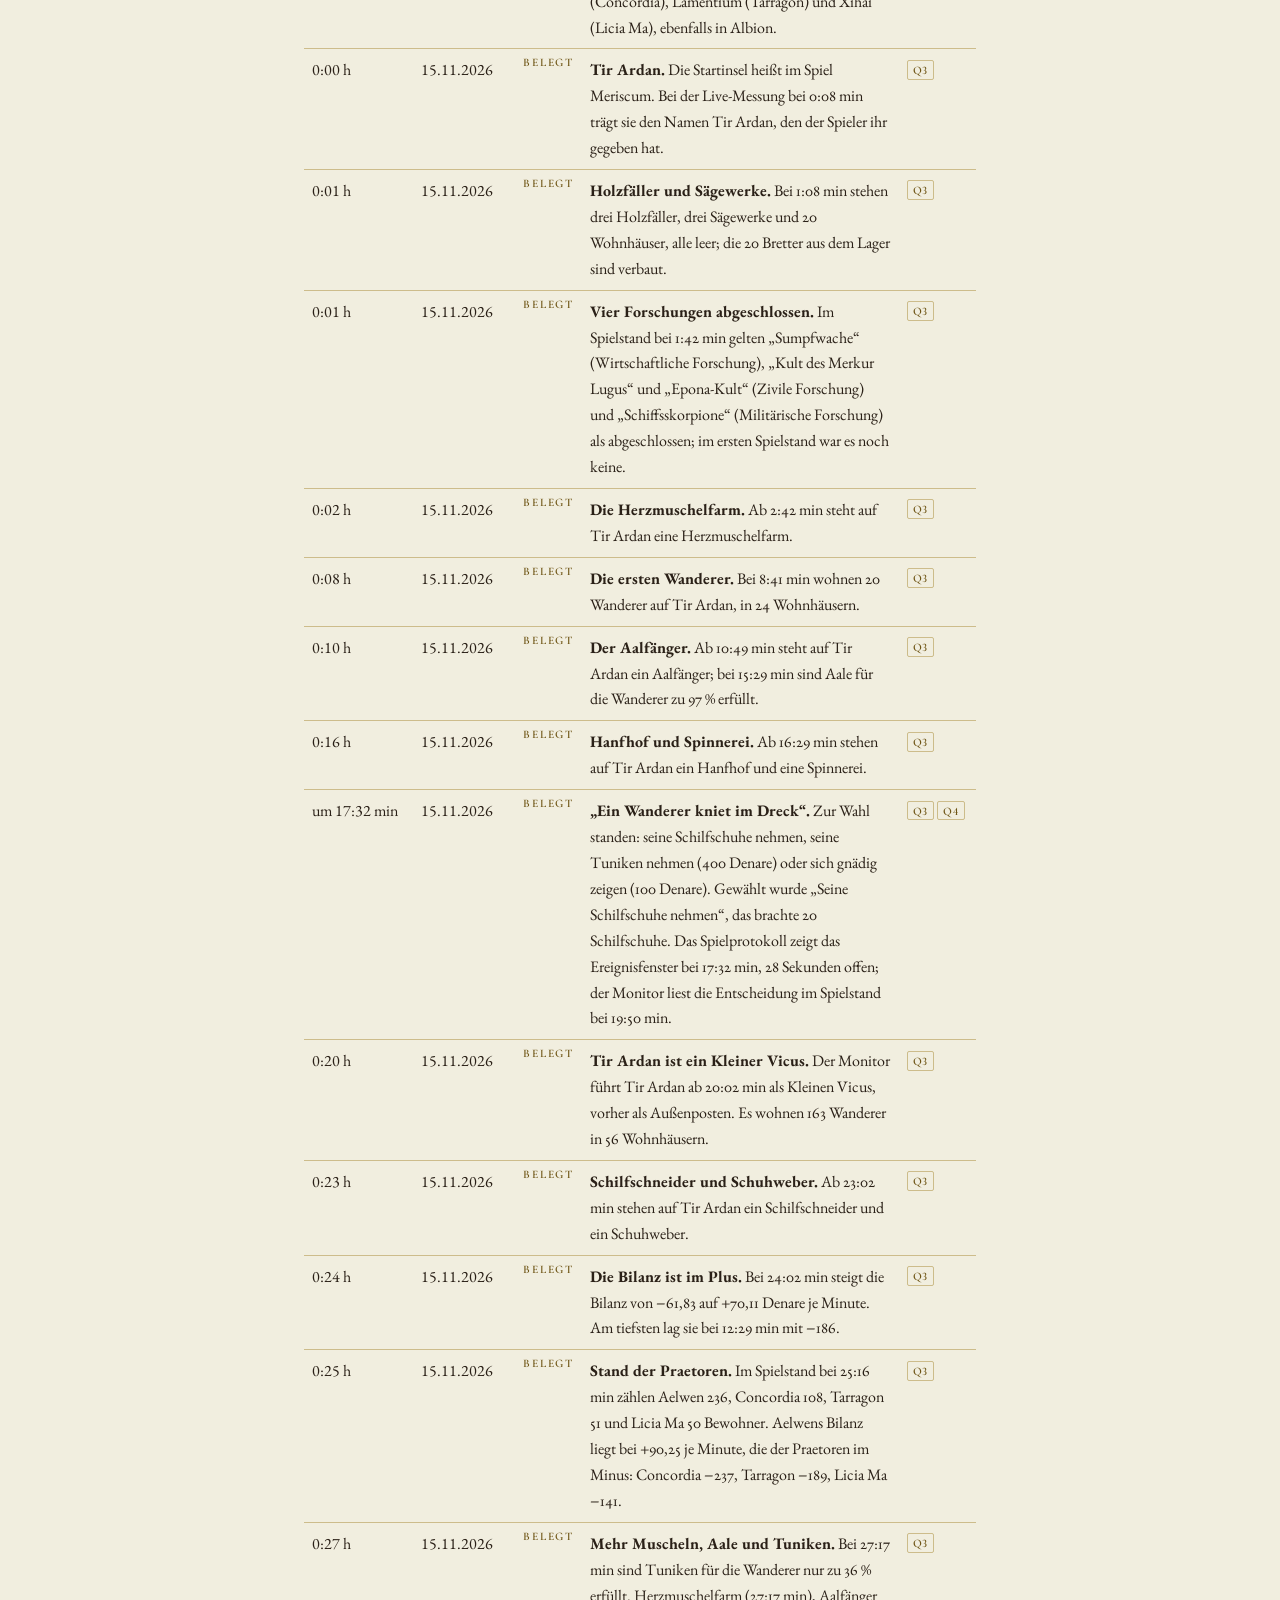
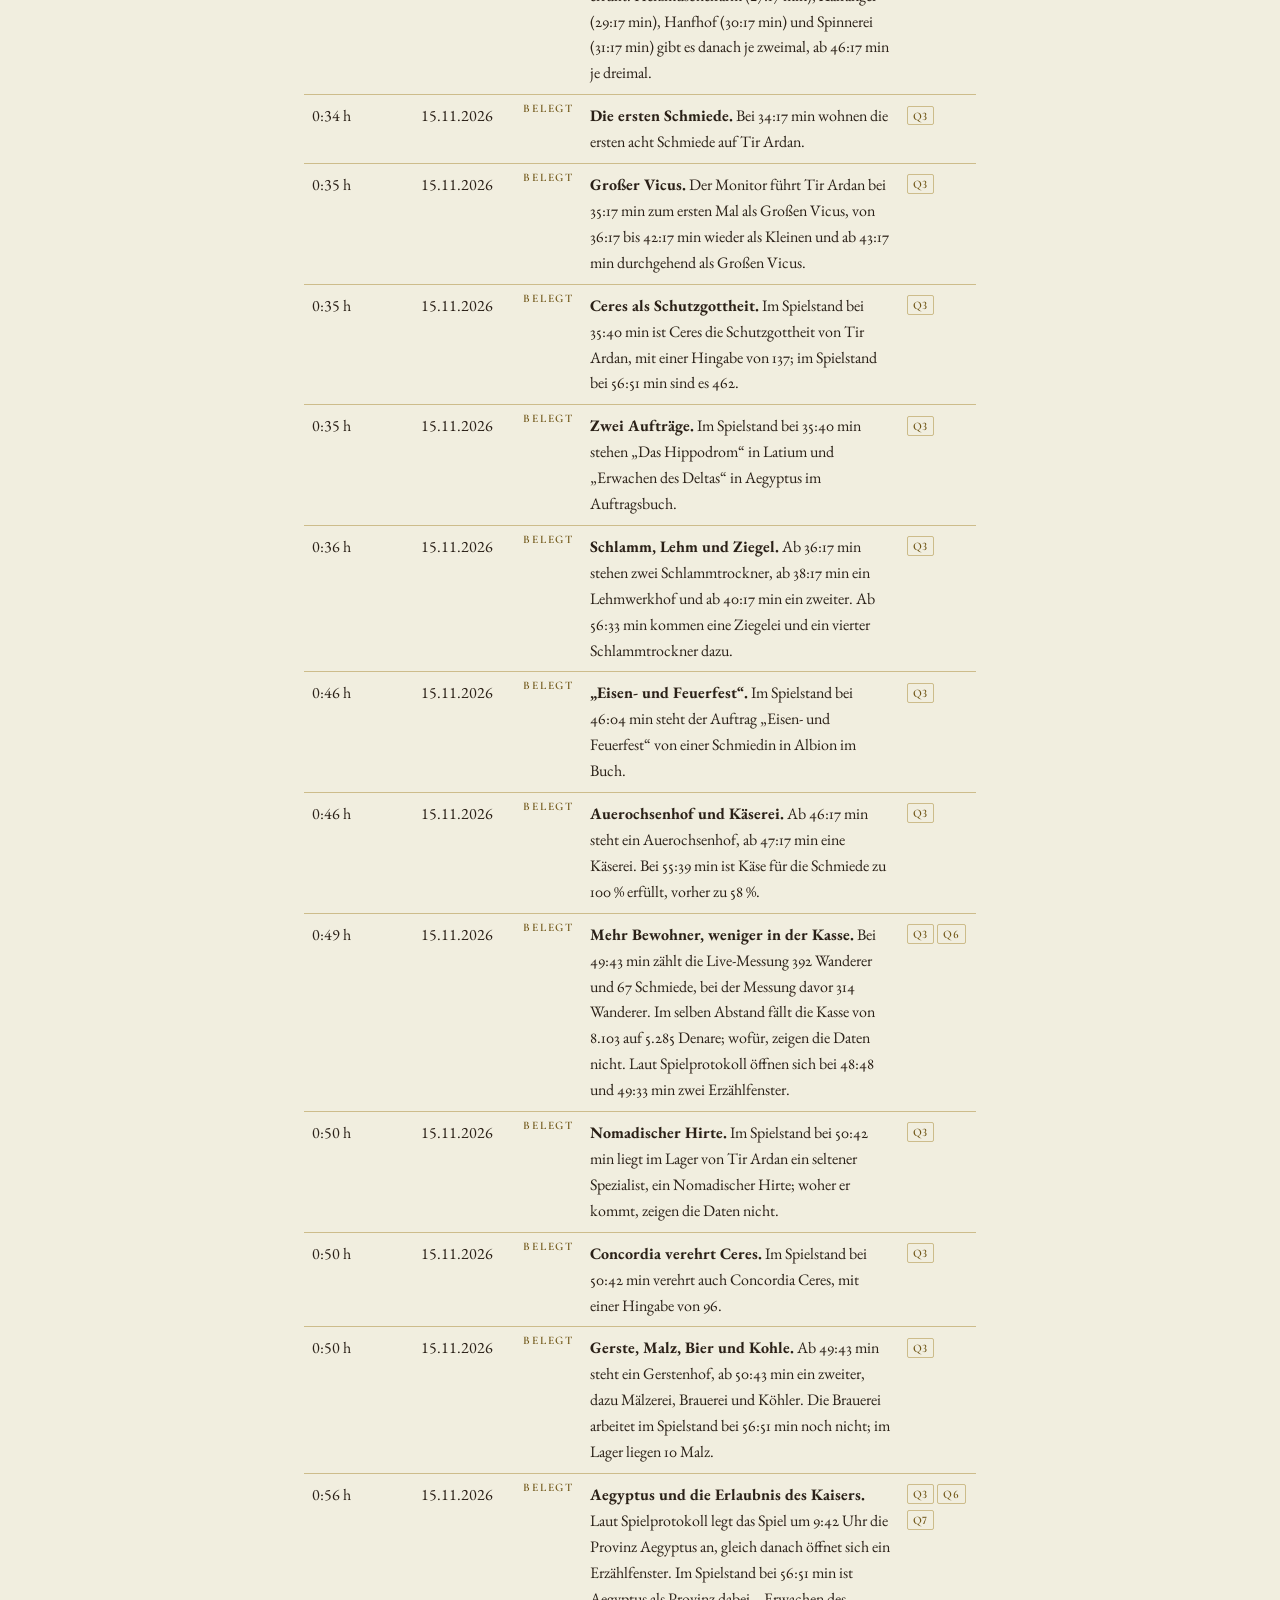
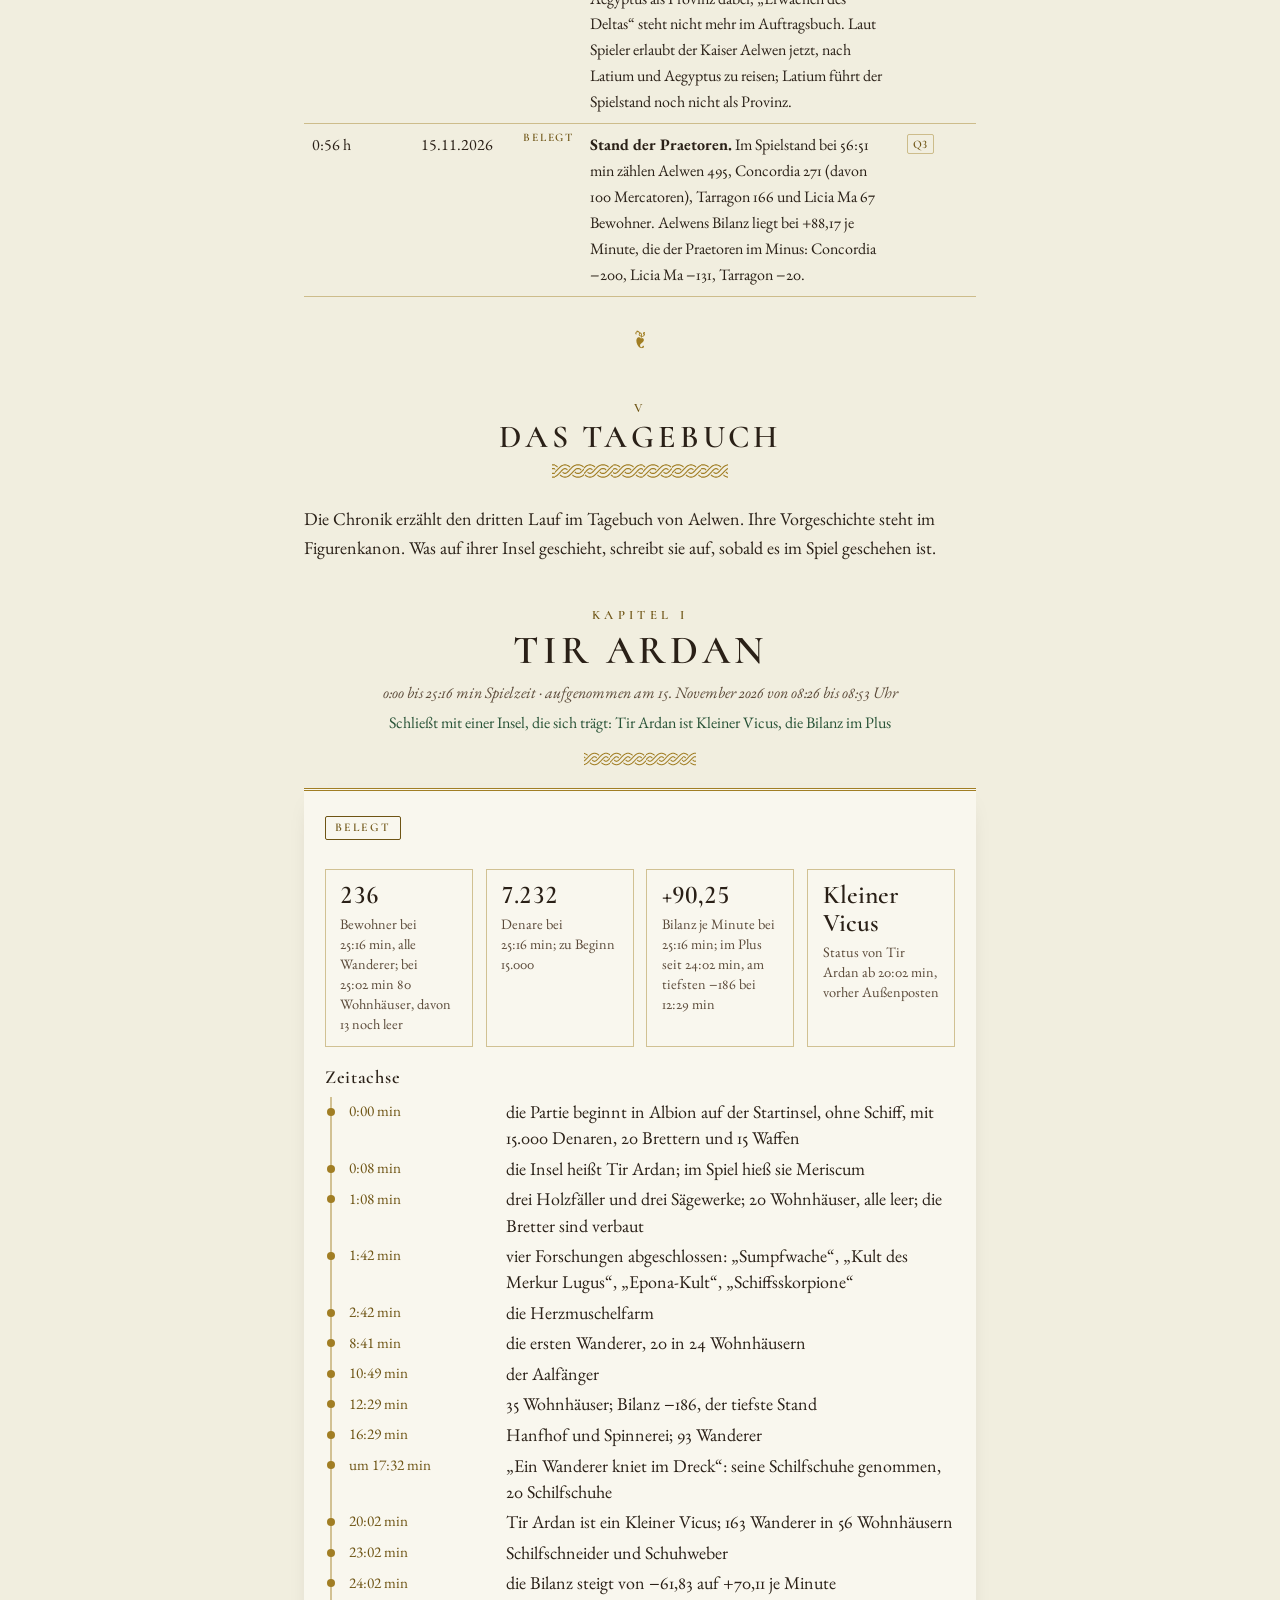
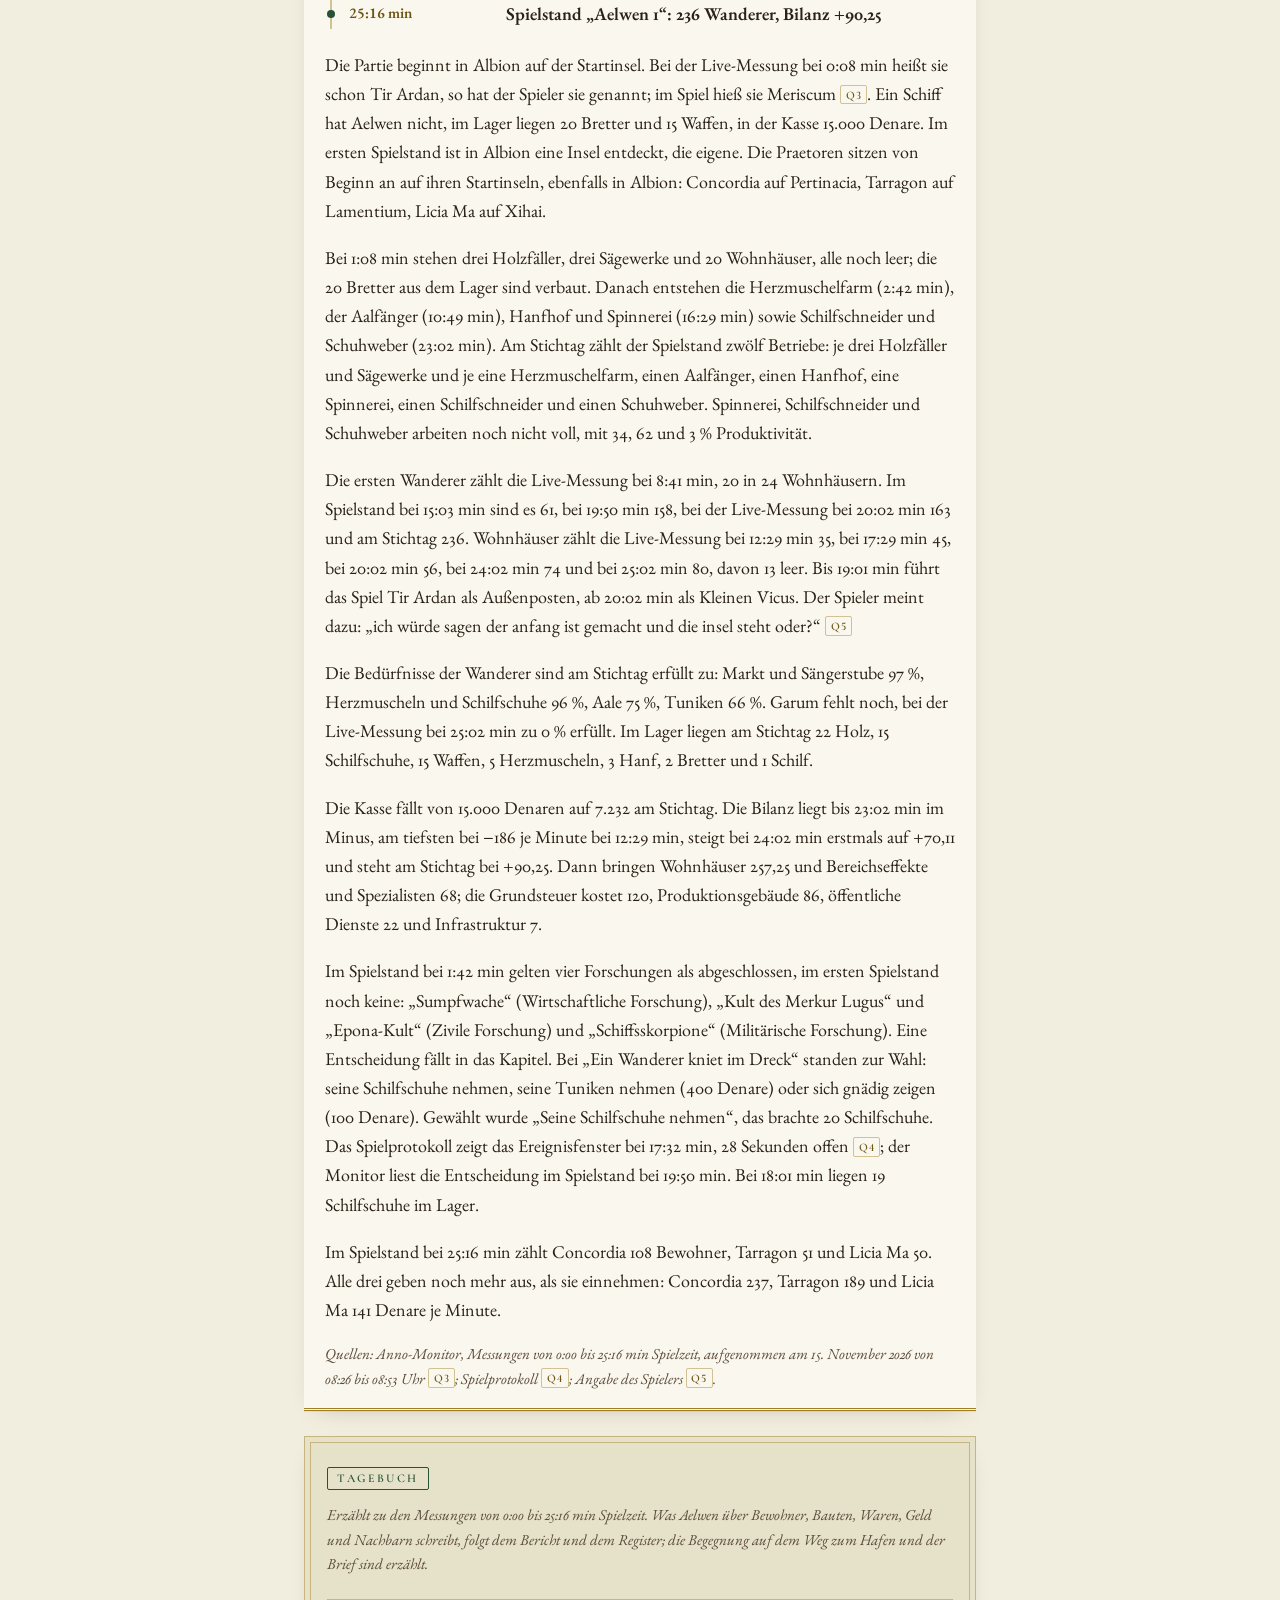
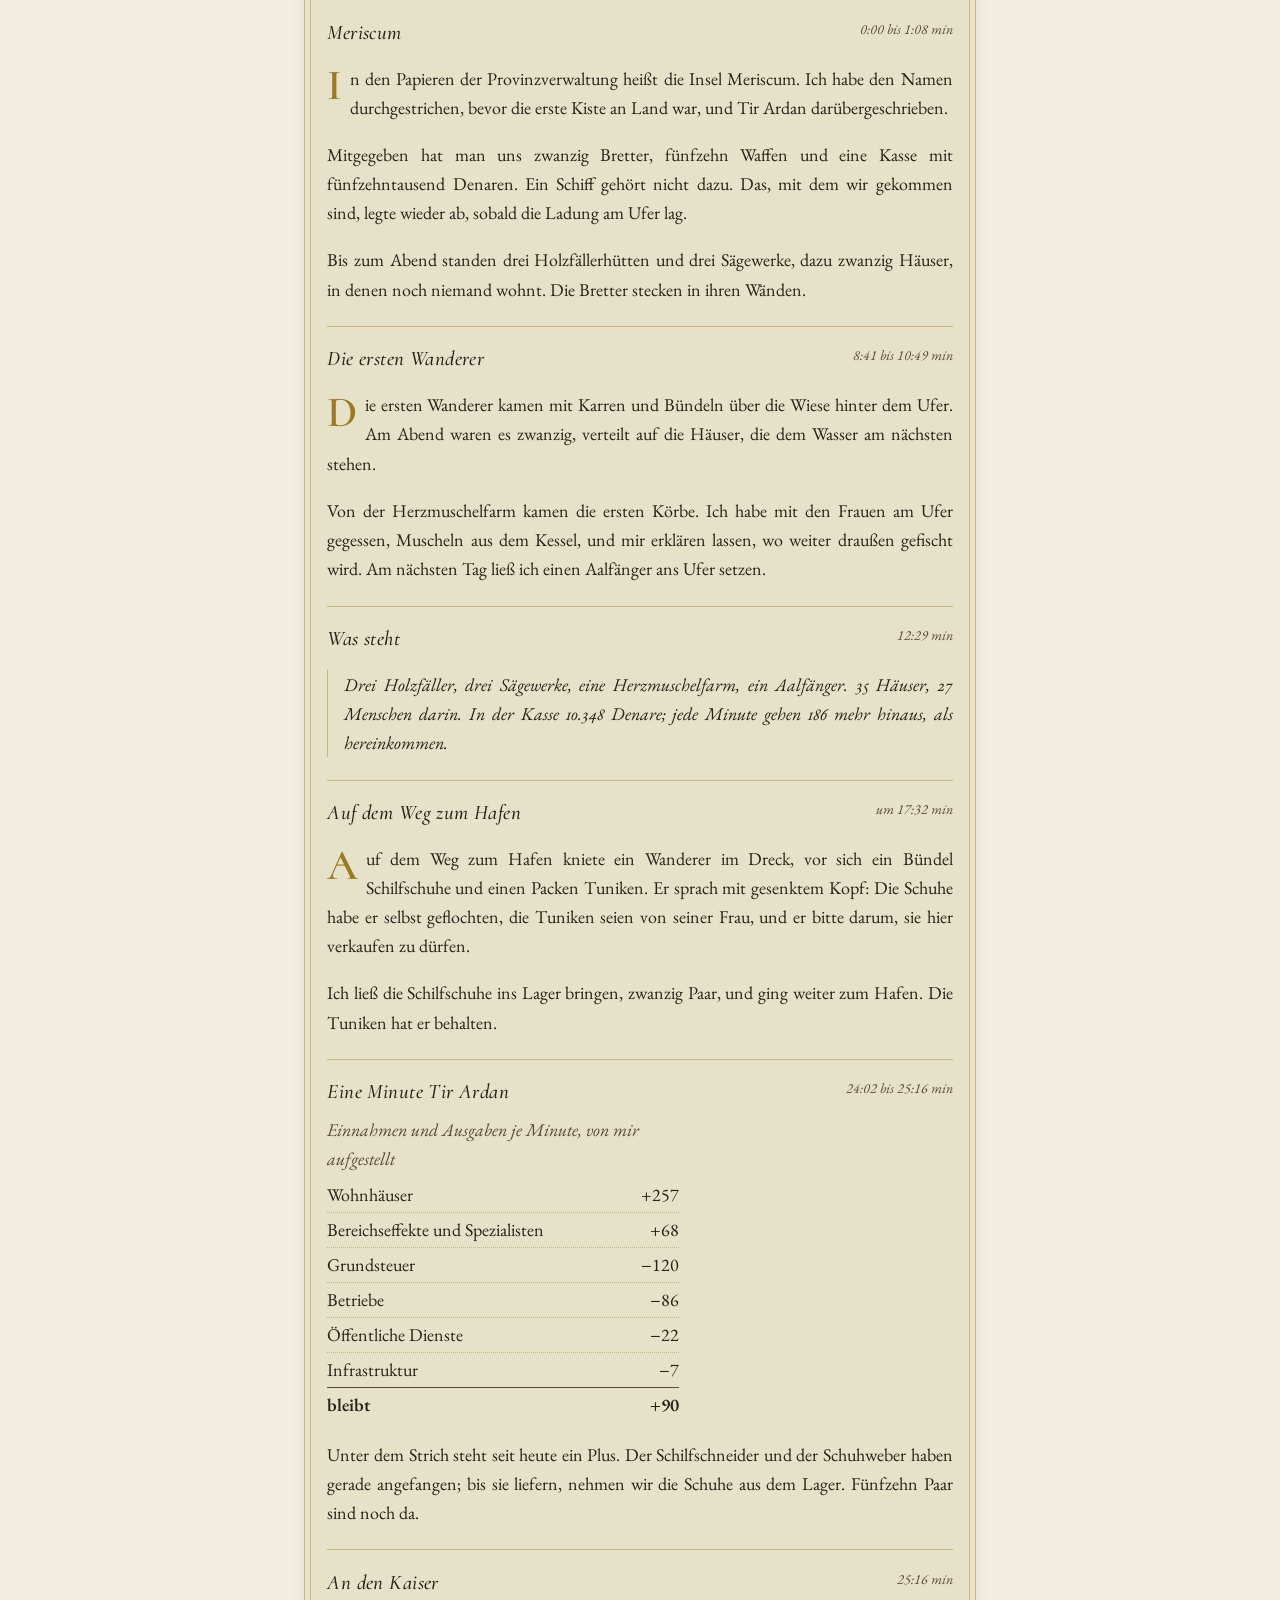
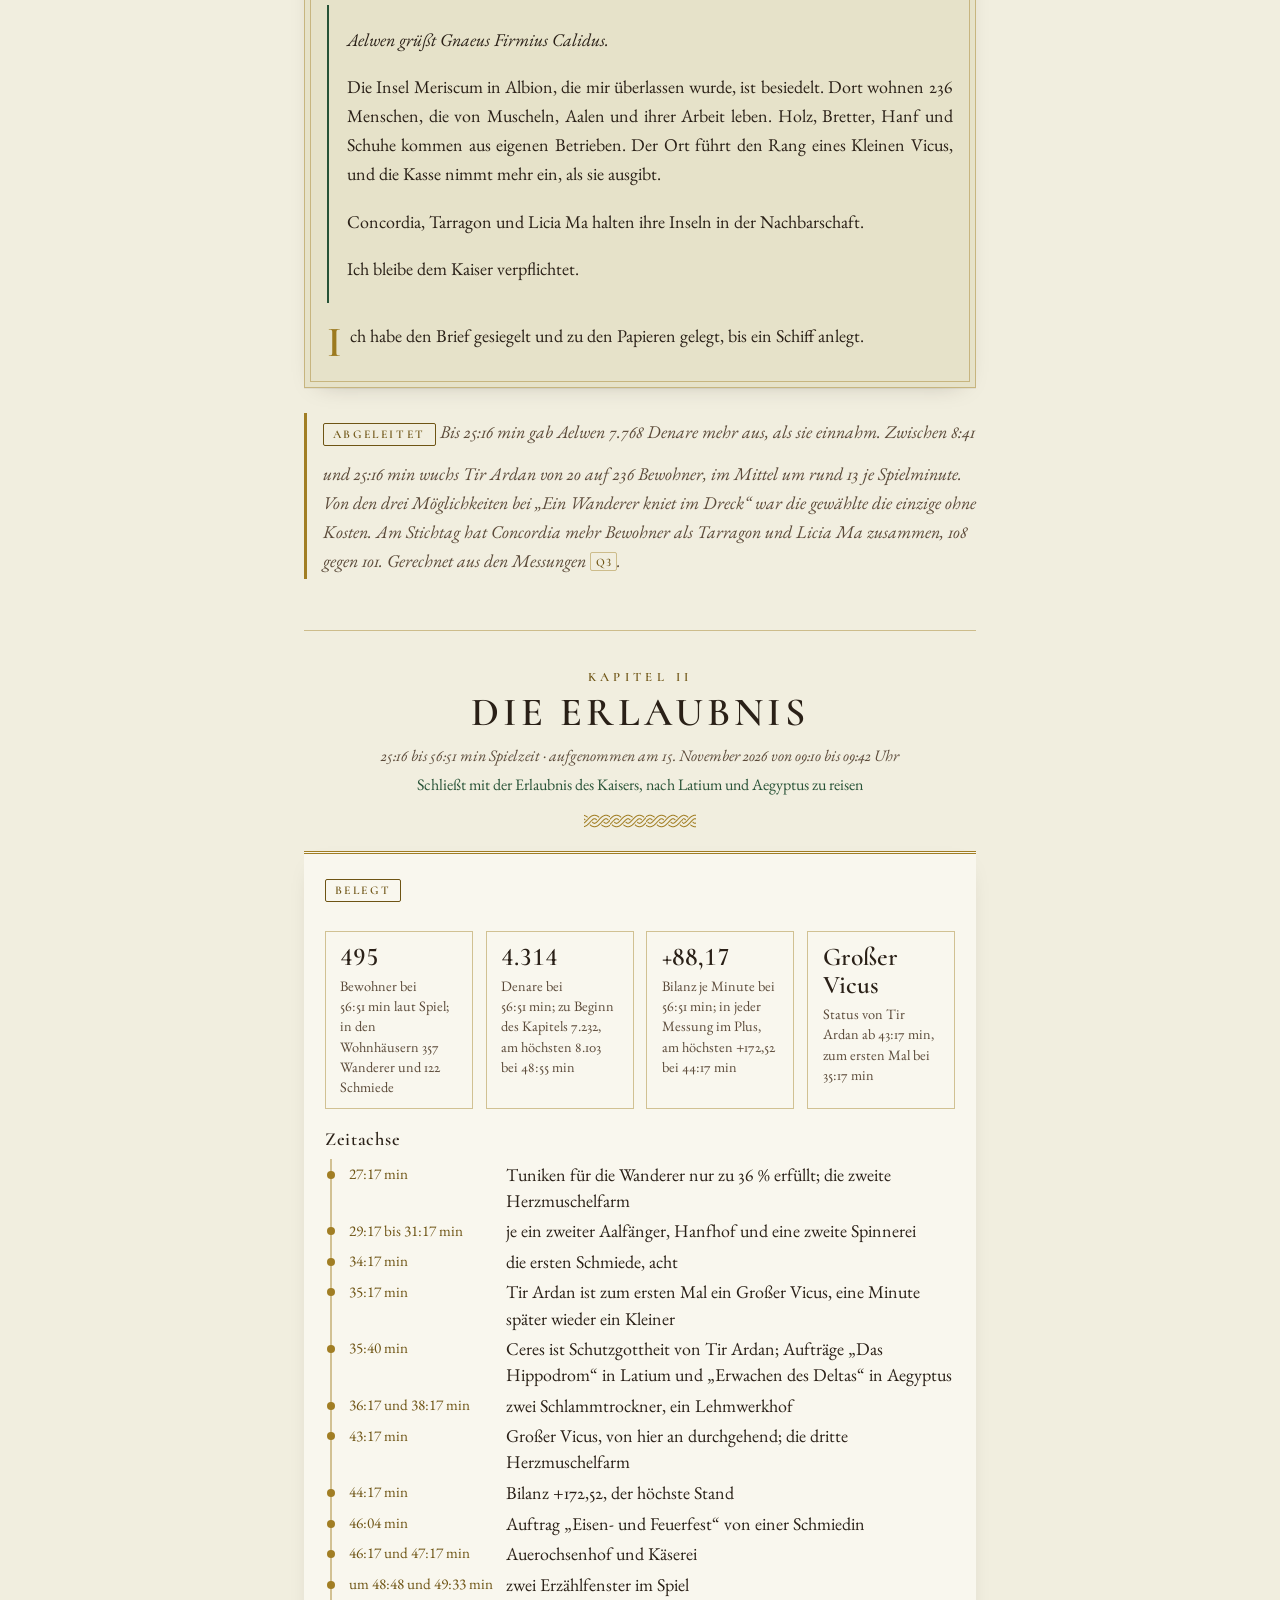
<file: saves/dritter-lauf/chronik.html>
<!doctype html>
<html lang="de" data-farbe="waldgruen" data-stil="keltisch">
<head>
<meta charset="utf-8">
<meta name="viewport" content="width=device-width, initial-scale=1">
<title>Aelwen · Dritter Lauf · AnnoChronik</title>
<meta name="description" content="Chronik des dritten Laufs in Anno 117: Pax Romana, erzählt im Tagebuch von Aelwen, mit Messdaten aus dem Spiel.">
<link rel="stylesheet" href="../../assets/roemisch.css">
<script src="../../assets/chronik.js" defer></script>
</head>
<body>
<header class="ac-kopf">
  <div class="ac-kopf-innen">
    <a class="ac-marke" href="../../">AnnoChronik</a>
    <nav aria-label="Abschnitte">
      <a href="#aelwen">Aelwen</a>
      <a href="#welt">Welt</a>
      <a href="#register">Register</a>
      <a href="#kapitel">Tagebuch</a>
      <a href="karte.html">Karte</a>
      <a href="#quellen">Quellen</a>
    </nav>
  </div>
  <div class="ac-maeander" aria-hidden="true"></div>
</header>

<main data-welt="dritter-lauf">
  <section class="ac-titelblatt" aria-labelledby="titel">
    <p class="ac-oben">Anno 117 · Pax Romana · Dritter Lauf</p>
    <div class="ac-lorbeer" aria-hidden="true"></div>
    <h1 id="titel">Aelwen</h1>
    <p class="ac-unter">Chronik einer Insel, die Rom ihr überließ, erzählt in ihrem Tagebuch</p>
    <p class="ac-zeile">Begonnen am 15. November 2026 · Update 3.0</p>
    <div class="ac-maeander" aria-hidden="true"></div>
  </section>

  <p class="ac-hinweis">Aelwen ist die Figur des Spielers. Ihre Geschichte wächst mit der Partie: Was sie erlebt, folgt dem, was im Spiel geschieht.</p>
  <p class="ac-messdaten" id="messdaten" aria-live="polite">Die Messdaten beginnen mit dem ersten Autosave der Partie.</p>

  <nav class="ac-inhalt" aria-labelledby="inhalt-titel">
    <h2 id="inhalt-titel">Inhalt</h2>
    <ol>
      <li><a href="#aelwen"><span class="ac-nr">I</span>Die Protagonistin</a></li>
      <li><a href="#welt"><span class="ac-nr">II</span>Die Welt</a></li>
      <li><a href="#steckbrief"><span class="ac-nr">III</span>Steckbrief der Partie</a></li>
      <li><a href="#register"><span class="ac-nr">IV</span>Register</a></li>
      <li><a href="#kapitel"><span class="ac-nr">V</span>Das Tagebuch</a></li>
      <li><a href="#inseln"><span class="ac-nr">VI</span>Inseln und Provinzen</a></li>
      <li><a href="#fragen"><span class="ac-nr">VII</span>Offene Fragen</a></li>
      <li><a href="#quellen"><span class="ac-nr">VIII</span>Quellen</a></li>
      <li><a href="#korrekturen"><span class="ac-nr">IX</span>Korrekturen</a></li>
    </ol>
  </nav>

  <section class="ac-abschnitt" id="aelwen" aria-labelledby="aelwen-titel">
    <h2 id="aelwen-titel"><span class="ac-nr">I</span>Die Protagonistin</h2>
    <div class="ac-maeander" aria-hidden="true"></div>
    <div class="ac-kanon">
      <span class="ac-etikett">Figurenkanon</span>
      <p><i>Rom gab ihr eine Insel, um sie loszuwerden. Vielleicht wird man eines Tages bereuen, ihr überhaupt etwas gegeben zu haben.</i></p>
      <dl class="ac-steckbrief">
        <dt>Name</dt><dd>Aelwen</dd>
        <dt>Alter</dt><dd>26 Jahre</dd>
        <dt>Herkunft</dt><dd>Albion, aus einem verarmten keltischen Adelshaus</dd>
        <dt>Familienstand</dt><dd>Verwitwet, keine Geschwister</dd>
        <dt>Bisherige Tätigkeit</dt><dd>Vermittlerin in der römischen Provinzverwaltung</dd>
        <dt>Fähigkeiten</dt><dd>Wirtschaft, Landwirtschaft, Diplomatie und Kriegskunst</dd>
        <dt>Charakter</dt><dd>Stolz, undurchschaubar, ehrgeizig</dd>
        <dt>Größte Schwächen</dt><dd>Maßlosigkeit und Skrupellosigkeit</dd>
        <dt>Religion</dt><dd>Skeptisch und zweckorientiert</dd>
        <dt>Politisches Ziel</dt><dd>Vereinigung Albions unter ihrer Herrschaft</dd>
        <dt>Langfristige Ambition</dt><dd>Aufbau eines eigenen Imperiums</dd>
        <dt>Farben</dt><dd>Waldgrün und Gold, ein vorläufiger Bannerentwurf; das endgültige Herrschaftssymbol steht noch nicht fest.</dd>
      </dl>

      <h3>Ihre Geschichte vor Spielbeginn</h3>
      <p>Aelwen wurde in ein keltisches Adelshaus hineingeboren, das während des Krieges gegen Rom durch den Verrat einer rivalisierenden Familie einen Großteil seines Besitzes verloren hatte.</p>
      <p>Als einziges Kind wuchs sie zwischen den Erinnerungen ihrer Eltern an vergangenen Ruhm und deren zunehmender Resignation auf. Anders als sie wollte Aelwen jedoch nicht die Vergangenheit zurückgewinnen. Sie wollte eine eigene Zukunft erschaffen.</p>
      <p>Sie beschäftigte sich mit Handel, Landwirtschaft und Kriegskunst. Eine arrangierte Ehe mit einem Römer eröffnete ihr Zugang zur imperialen Gesellschaft. Ihr Ehemann verstarb unter mysteriösen Umständen. Welche Rolle Aelwen dabei spielte, bleibt ungeklärt.</p>
      <p>Im Dienst der römischen Verwaltung bewies sie außergewöhnliches wirtschaftliches Geschick. Sie verhinderte einen keltischen Aufstand, dessen militärisches Scheitern für sie bereits absehbar war. Gleichzeitig wurde sie durch ihre Kritik an der römischen Ordnung zunehmend unbequem.</p>
      <p>Schließlich entschied man, ihr eine abgelegene Insel in Albion zu überlassen. Eine Gelegenheit für Aelwen und eine bequeme Lösung für Rom.</p>

      <h3>Ihre Persönlichkeit</h3>
      <p>Ein erzählerisches Profil, keine Spielwerte: Die Gewichtungen deuten die Entscheidungen, mit denen die Figur entstanden ist, und legen keine zusätzlichen Eigenschaften fest.</p>
      <dl class="ac-steckbrief">
        <dt>Ehrgeiz</dt><dd>sehr stark</dd>
        <dt>Strategisches Denken</dt><dd>stark</dd>
        <dt>Stolz</dt><dd>stark</dd>
        <dt>Skrupellosigkeit</dt><dd>stark</dd>
        <dt>Geduld</dt><dd>eher stark</dd>
        <dt>Misstrauen</dt><dd>mittel bis stark</dd>
        <dt>Religiosität</dt><dd>schwach</dd>
        <dt>Loyalität gegenüber Rom</dt><dd>sehr schwach</dd>
      </dl>

      <h3>Die Ausgangslage</h3>
      <ul>
        <li>Start in Albion auf einer bereits zugewiesenen Insel.</li>
        <li>Kein eigenes Schiff.</li>
        <li>Zunächst ausschließlich keltischer Entwicklungspfad.</li>
        <li>Aufbau einer eigenständigen Wirtschaft und Streitmacht.</li>
        <li>Formelle Loyalität gegenüber dem Kaiser.</li>
        <li>Langfristige Verdrängung konkurrierender Statthalter aus Albion.</li>
        <li>Spätere Expansion nach Latium und in weitere Provinzen.</li>
      </ul>
      <p>Das sind Absichten. Die Chronik erzählt, was davon im Spiel geschieht.</p>

      <h3>Wer sie werden kann</h3>
      <p>Aelwen möchte irgendwann selbst die Ordnung bestimmen. Sie besitzt keine besondere moralische Überlegenheit gegenüber Rom. Sie verachtet vielmehr dessen Anspruch, über ihr Schicksal bestimmen zu dürfen. Ob sie später eine Befreierin, eine Tyrannin oder die Begründerin eines neuen Reiches wird, soll sich aus den Entscheidungen im Spiel ergeben.</p>
      <p>Vorerst ist sie einfach Aelwen. Eine 26-jährige Witwe mit einigen Gefolgsleuten, begrenzten Vorräten und einer Insel, die dem Kaiser kaum etwas bedeutet. Hier beginnt ihre Geschichte.</p>

      <p class="ac-quelle">Quelle: Charakterdossier des Spielers <a class="ac-q" href="#q1" aria-label="Quelle Q1">Q1</a>. Das Tagebuch erzählt von hier an, was in der Partie geschieht.</p>
    </div>
    <p class="ac-schluss" aria-hidden="true">❦</p>
  </section>

  <section class="ac-abschnitt" id="welt" aria-labelledby="welt-titel">
    <h2 id="welt-titel"><span class="ac-nr">II</span>Die Welt</h2>
    <div class="ac-maeander" aria-hidden="true"></div>
    <div class="ac-kanon">
      <span class="ac-etikett">Weltkanon</span>
      <p>Gnaeus Firmius Calidus regiert das Römische Reich. In Albion beginnt Aelwen auf der Insel, die Rom ihr überlassen hat. Drei Praetoren verfolgen ihre eigenen Ziele.</p>

      <h3>Die politische Ordnung</h3>
      <dl class="ac-steckbrief">
        <dt>Kaiser Gnaeus Firmius Calidus</dt><dd>Ein Kaiser aus dem Militär, nüchtern und hart. Er will die Reichskasse ordnen, verlangt von seinen Praetoren Treue und straft streng, wer von seiner Ordnung abweicht.</dd>
        <dt>Concordia</dt><dd>Entschlossen und tief gläubig, eine Römerin mit eigenen Plänen für das Reich. Die stärkste der drei Rivalen.</dd>
        <dt>Tarragon</dt><dd>Ein Prätorianer im Ruhestand, in dem der alte Kampfgeist noch wach ist.</dd>
        <dt>Licia Ma</dt><dd>Sie kennt viele Geheimnisse des Kaisers und behält sie für sich.</dd>
      </dl>
      <p>Die Beschreibungen stehen im Spiel; hier sind sie in eigenen Worten wiedergegeben. Kaiser und Praetoren tragen ihre Namen aus dem Spiel.</p>

      <h3>Die Einstellungen der Welt</h3>
      <div class="ac-tabelle-rahmen">
        <table class="ac-register">
          <thead><tr><th scope="col">Einstellung</th><th scope="col">Gewählter Wert</th></tr></thead>
          <tbody>
            <tr><td>Karten-Layout</td><td>Graben</td></tr>
            <tr><td>Inselgröße</td><td>Groß</td></tr>
            <tr><td>Fruchtbarkeiten und Vorkommen</td><td>Normal</td></tr>
            <tr><td>Waldgröße</td><td>Regulär</td></tr>
            <tr><td>Bauplätze</td><td>Regulär</td></tr>
            <tr><td>Karten-Seed</td><td>6917</td></tr>
            <tr><td>Startflotte</td><td>Keine</td></tr>
            <tr><td>Startinsel</td><td>Aktiviert</td></tr>
            <tr><td>Startwaren</td><td>Gering</td></tr>
            <tr><td>Startkapital</td><td>Gering</td></tr>
            <tr><td>Insel-Arbeitskräfte</td><td>Gering</td></tr>
            <tr><td>Kartenaufdeckung</td><td>Bedeckt</td></tr>
          </tbody>
        </table>
      </div>

      <h3>Die wirtschaftliche Herausforderung</h3>
      <div class="ac-tabelle-rahmen">
        <table class="ac-register">
          <thead><tr><th scope="col">Einstellung</th><th scope="col">Wert</th></tr></thead>
          <tbody>
            <tr><td>Warenverbrauch</td><td>Hoch</td></tr>
            <tr><td>Siedlungskosten</td><td>Mittel</td></tr>
            <tr><td>Grundsteuern</td><td>Mittel</td></tr>
            <tr><td>Unterhaltskosten</td><td>Mittel</td></tr>
            <tr><td>Inaktive Instandhaltung</td><td>Hälfte</td></tr>
            <tr><td>Baukostenerstattung</td><td>Hälfte</td></tr>
            <tr><td>Gebäude-Neupositionierung</td><td>Gebührenpflichtig</td></tr>
            <tr><td>Zwischenfälle</td><td>Mittel</td></tr>
            <tr><td>Schutz vor Zwischenfällen</td><td>Aus</td></tr>
          </tbody>
        </table>
      </div>

      <p class="ac-quelle">Quelle: Einstellungen und Einrichtung der Partie, vom Spieler <a class="ac-q" href="#q2" aria-label="Quelle Q2">Q2</a>. Was in Albion geschieht, erzählt das Tagebuch erst, wenn es im Spiel geschehen ist.</p>
    </div>
    <p class="ac-schluss" aria-hidden="true">❦</p>
  </section>

  <section class="ac-abschnitt" id="steckbrief" aria-labelledby="steckbrief-titel">
    <h2 id="steckbrief-titel"><span class="ac-nr">III</span>Steckbrief der Partie</h2>
    <div class="ac-maeander" aria-hidden="true"></div>
    <div class="ac-bericht">
      <span class="ac-etikett">Belegt</span>
      <dl class="ac-steckbrief">
        <dt>Name im Spielstand</dt><dd>Aelwen <a class="ac-q" href="#q3" aria-label="Quelle Q3">Q3</a></dd>
        <dt>Begonnen</dt><dd>15. November 2026, mit Update 3.0 <a class="ac-q" href="#q3" aria-label="Quelle Q3">Q3</a></dd>
        <dt>Kaiser</dt><dd>Gnaeus Firmius Calidus <a class="ac-q" href="#q2" aria-label="Quelle Q2">Q2</a></dd>
        <dt>Praetoren</dt><dd>Concordia, Tarragon, Licia Ma <a class="ac-q" href="#q2" aria-label="Quelle Q2">Q2</a> <a class="ac-q" href="#q3" aria-label="Quelle Q3">Q3</a></dd>
        <dt>Startprovinz</dt><dd>Albion <a class="ac-q" href="#q1" aria-label="Quelle Q1">Q1</a> <a class="ac-q" href="#q3" aria-label="Quelle Q3">Q3</a></dd>
        <dt>Startinsel</dt><dd>Tir Ardan, vom Spieler so benannt; im Spiel hieß sie Meriscum <a class="ac-q" href="#q3" aria-label="Quelle Q3">Q3</a></dd>
        <dt>Startkapital</dt><dd>15.000 Denare, Einstellung „gering“ <a class="ac-q" href="#q2" aria-label="Quelle Q2">Q2</a> <a class="ac-q" href="#q3" aria-label="Quelle Q3">Q3</a></dd>
        <dt>Karten-Seed</dt><dd>6917 <a class="ac-q" href="#q3" aria-label="Quelle Q3">Q3</a></dd>
        <dt>Zusatzinhalte</dt><dd>drei aktiviert <a class="ac-q" href="#q2" aria-label="Quelle Q2">Q2</a></dd>
      </dl>
    </div>
    <p class="ac-schluss" aria-hidden="true">❦</p>
  </section>

  <section class="ac-abschnitt" id="register" aria-labelledby="register-titel">
    <h2 id="register-titel"><span class="ac-nr">IV</span>Register</h2>
    <div class="ac-maeander" aria-hidden="true"></div>
    <p>Das Register hält fest, was in der Partie belegt oder abgeleitet ist, mit Spielzeit und Tag der Aufnahme. Was Aelwen erzählt, steht im Tagebuch.</p>
    <div class="ac-tabelle-rahmen">
      <table class="ac-register">
        <thead><tr><th scope="col">Spielzeit</th><th scope="col">Aufnahme</th><th scope="col">Art</th><th scope="col">Ereignis</th><th scope="col">Quelle</th></tr></thead>
        <tbody id="register-zeilen"><tr><td class="ac-leer" colspan="5">Das Register lädt …</td></tr></tbody>
      </table>
    </div>
    <p class="ac-schluss" aria-hidden="true">❦</p>
  </section>

  <section class="ac-abschnitt" id="kapitel" aria-labelledby="kapitel-titel">
    <h2 id="kapitel-titel"><span class="ac-nr">V</span>Das Tagebuch</h2>
    <div class="ac-maeander" aria-hidden="true"></div>
    <p>Die Chronik erzählt den dritten Lauf im Tagebuch von Aelwen. Ihre Vorgeschichte steht im Figurenkanon. Was auf ihrer Insel geschieht, schreibt sie auf, sobald es im Spiel geschehen ist.</p>
    <article class="ac-kapitel" id="kapitel-1" data-spielzeit-bis="1516400" aria-labelledby="kapitel-1-titel">
      <header class="ac-kapitel-kopf">
        <p class="ac-kapitel-nr">Kapitel I</p>
        <h3 id="kapitel-1-titel">Tir Ardan</h3>
        <p class="ac-kapitel-zeit">0:00 bis 25:16&nbsp;min Spielzeit · aufgenommen am 15.&nbsp;November 2026 von 08:26 bis 08:53&nbsp;Uhr</p>
        <p class="ac-kapitel-einschnitt">Schließt mit einer Insel, die sich trägt: Tir Ardan ist Kleiner Vicus, die Bilanz im Plus</p>
        <div class="ac-maeander" aria-hidden="true"></div>
      </header>

      <div class="ac-bericht">
        <span class="ac-etikett">Belegt</span>
        <div class="ac-kennzahlen">
          <div class="ac-kennzahl"><b>236</b><span>Bewohner bei 25:16&nbsp;min, alle Wanderer; bei 25:02&nbsp;min 80 Wohnhäuser, davon 13 noch leer</span></div>
          <div class="ac-kennzahl"><b>7.232</b><span>Denare bei 25:16&nbsp;min; zu Beginn 15.000</span></div>
          <div class="ac-kennzahl"><b>+90,25</b><span>Bilanz je Minute bei 25:16&nbsp;min; im Plus seit 24:02&nbsp;min, am tiefsten −186 bei 12:29&nbsp;min</span></div>
          <div class="ac-kennzahl"><b>Kleiner Vicus</b><span>Status von Tir Ardan ab 20:02&nbsp;min, vorher Außenposten</span></div>
        </div>

        <h4>Zeitachse</h4>
        <ol class="ac-zeitachse">
          <li><span class="ac-zeitpunkt">0:00&nbsp;min</span> die Partie beginnt in Albion auf der Startinsel, ohne Schiff, mit 15.000 Denaren, 20 Brettern und 15 Waffen</li>
          <li><span class="ac-zeitpunkt">0:08&nbsp;min</span> die Insel heißt Tir Ardan; im Spiel hieß sie Meriscum</li>
          <li><span class="ac-zeitpunkt">1:08&nbsp;min</span> drei Holzfäller und drei Sägewerke; 20 Wohnhäuser, alle leer; die Bretter sind verbaut</li>
          <li><span class="ac-zeitpunkt">1:42&nbsp;min</span> vier Forschungen abgeschlossen: „Sumpfwache“, „Kult des Merkur Lugus“, „Epona-Kult“, „Schiffsskorpione“</li>
          <li><span class="ac-zeitpunkt">2:42&nbsp;min</span> die Herzmuschelfarm</li>
          <li><span class="ac-zeitpunkt">8:41&nbsp;min</span> die ersten Wanderer, 20 in 24 Wohnhäusern</li>
          <li><span class="ac-zeitpunkt">10:49&nbsp;min</span> der Aalfänger</li>
          <li><span class="ac-zeitpunkt">12:29&nbsp;min</span> 35 Wohnhäuser; Bilanz −186, der tiefste Stand</li>
          <li><span class="ac-zeitpunkt">16:29&nbsp;min</span> Hanfhof und Spinnerei; 93 Wanderer</li>
          <li><span class="ac-zeitpunkt">um 17:32&nbsp;min</span> „Ein Wanderer kniet im Dreck“: seine Schilfschuhe genommen, 20 Schilfschuhe</li>
          <li><span class="ac-zeitpunkt">20:02&nbsp;min</span> Tir Ardan ist ein Kleiner Vicus; 163 Wanderer in 56 Wohnhäusern</li>
          <li><span class="ac-zeitpunkt">23:02&nbsp;min</span> Schilfschneider und Schuhweber</li>
          <li><span class="ac-zeitpunkt">24:02&nbsp;min</span> die Bilanz steigt von −61,83 auf +70,11 je Minute</li>
          <li class="ac-einschnitt"><span class="ac-zeitpunkt">25:16&nbsp;min</span> Spielstand „Aelwen 1“: 236 Wanderer, Bilanz +90,25</li>
        </ol>

        <p>Die Partie beginnt in Albion auf der Startinsel. Bei der Live-Messung bei 0:08&nbsp;min heißt sie schon Tir Ardan, so hat der Spieler sie genannt; im Spiel hieß sie Meriscum <a class="ac-q" href="#q3" aria-label="Quelle Q3">Q3</a>. Ein Schiff hat Aelwen nicht, im Lager liegen 20 Bretter und 15 Waffen, in der Kasse 15.000 Denare. Im ersten Spielstand ist in Albion eine Insel entdeckt, die eigene. Die Praetoren sitzen von Beginn an auf ihren Startinseln, ebenfalls in Albion: Concordia auf Pertinacia, Tarragon auf Lamentium, Licia Ma auf Xihai.</p>
        <p>Bei 1:08&nbsp;min stehen drei Holzfäller, drei Sägewerke und 20 Wohnhäuser, alle noch leer; die 20 Bretter aus dem Lager sind verbaut. Danach entstehen die Herzmuschelfarm (2:42&nbsp;min), der Aalfänger (10:49&nbsp;min), Hanfhof und Spinnerei (16:29&nbsp;min) sowie Schilfschneider und Schuhweber (23:02&nbsp;min). Am Stichtag zählt der Spielstand zwölf Betriebe: je drei Holzfäller und Sägewerke und je eine Herzmuschelfarm, einen Aalfänger, einen Hanfhof, eine Spinnerei, einen Schilfschneider und einen Schuhweber. Spinnerei, Schilfschneider und Schuhweber arbeiten noch nicht voll, mit 34, 62 und 3&nbsp;% Produktivität.</p>
        <p>Die ersten Wanderer zählt die Live-Messung bei 8:41&nbsp;min, 20 in 24 Wohnhäusern. Im Spielstand bei 15:03&nbsp;min sind es 61, bei 19:50&nbsp;min 158, bei der Live-Messung bei 20:02&nbsp;min 163 und am Stichtag 236. Wohnhäuser zählt die Live-Messung bei 12:29&nbsp;min 35, bei 17:29&nbsp;min 45, bei 20:02&nbsp;min 56, bei 24:02&nbsp;min 74 und bei 25:02&nbsp;min 80, davon 13 leer. Bis 19:01&nbsp;min führt das Spiel Tir Ardan als Außenposten, ab 20:02&nbsp;min als Kleinen Vicus. Der Spieler meint dazu: „ich würde sagen der anfang ist gemacht und die insel steht oder?“ <a class="ac-q" href="#q5" aria-label="Quelle Q5">Q5</a></p>
        <p>Die Bedürfnisse der Wanderer sind am Stichtag erfüllt zu: Markt und Sängerstube 97&nbsp;%, Herzmuscheln und Schilfschuhe 96&nbsp;%, Aale 75&nbsp;%, Tuniken 66&nbsp;%. Garum fehlt noch, bei der Live-Messung bei 25:02&nbsp;min zu 0&nbsp;% erfüllt. Im Lager liegen am Stichtag 22 Holz, 15 Schilfschuhe, 15 Waffen, 5 Herzmuscheln, 3 Hanf, 2 Bretter und 1 Schilf.</p>
        <p>Die Kasse fällt von 15.000 Denaren auf 7.232 am Stichtag. Die Bilanz liegt bis 23:02&nbsp;min im Minus, am tiefsten bei −186 je Minute bei 12:29&nbsp;min, steigt bei 24:02&nbsp;min erstmals auf +70,11 und steht am Stichtag bei +90,25. Dann bringen Wohnhäuser 257,25 und Bereichseffekte und Spezialisten 68; die Grundsteuer kostet 120, Produktionsgebäude 86, öffentliche Dienste 22 und Infrastruktur 7.</p>
        <p>Im Spielstand bei 1:42&nbsp;min gelten vier Forschungen als abgeschlossen, im ersten Spielstand noch keine: „Sumpfwache“ (Wirtschaftliche Forschung), „Kult des Merkur Lugus“ und „Epona-Kult“ (Zivile Forschung) und „Schiffsskorpione“ (Militärische Forschung). Eine Entscheidung fällt in das Kapitel. Bei „Ein Wanderer kniet im Dreck“ standen zur Wahl: seine Schilfschuhe nehmen, seine Tuniken nehmen (400 Denare) oder sich gnädig zeigen (100 Denare). Gewählt wurde „Seine Schilfschuhe nehmen“, das brachte 20 Schilfschuhe. Das Spielprotokoll zeigt das Ereignisfenster bei 17:32&nbsp;min, 28 Sekunden offen <a class="ac-q" href="#q4" aria-label="Quelle Q4">Q4</a>; der Monitor liest die Entscheidung im Spielstand bei 19:50&nbsp;min. Bei 18:01&nbsp;min liegen 19 Schilfschuhe im Lager.</p>
        <p>Im Spielstand bei 25:16&nbsp;min zählt Concordia 108 Bewohner, Tarragon 51 und Licia Ma 50. Alle drei geben noch mehr aus, als sie einnehmen: Concordia 237, Tarragon 189 und Licia Ma 141 Denare je Minute.</p>
        <p class="ac-quelle">Quellen: Anno-Monitor, Messungen von 0:00 bis 25:16&nbsp;min Spielzeit, aufgenommen am 15.&nbsp;November 2026 von 08:26 bis 08:53&nbsp;Uhr <a class="ac-q" href="#q3" aria-label="Quelle Q3">Q3</a>; Spielprotokoll <a class="ac-q" href="#q4" aria-label="Quelle Q4">Q4</a>; Angabe des Spielers <a class="ac-q" href="#q5" aria-label="Quelle Q5">Q5</a>.</p>
      </div>

      <div class="ac-tagebuch">
        <span class="ac-etikett">Tagebuch</span>
        <div class="ac-bezug">Erzählt zu den Messungen von 0:00 bis 25:16&nbsp;min Spielzeit. Was Aelwen über Bewohner, Bauten, Waren, Geld und Nachbarn schreibt, folgt dem Bericht und dem Register; die Begegnung auf dem Weg zum Hafen und der Brief sind erzählt.</div>

        <section class="ac-eintrag ac-eintrag--prosa" aria-labelledby="k1-e1">
          <span class="ac-rand">0:00 bis 1:08&nbsp;min</span>
          <h4 id="k1-e1">Meriscum</h4>
          <p>In den Papieren der Provinzverwaltung heißt die Insel Meriscum. Ich habe den Namen durchgestrichen, bevor die erste Kiste an Land war, und Tir Ardan darübergeschrieben.</p>
          <p>Mitgegeben hat man uns zwanzig Bretter, fünfzehn Waffen und eine Kasse mit fünfzehntausend Denaren. Ein Schiff gehört nicht dazu. Das, mit dem wir gekommen sind, legte wieder ab, sobald die Ladung am Ufer lag.</p>
          <p>Bis zum Abend standen drei Holzfällerhütten und drei Sägewerke, dazu zwanzig Häuser, in denen noch niemand wohnt. Die Bretter stecken in ihren Wänden.</p>
        </section>

        <section class="ac-eintrag ac-eintrag--prosa" aria-labelledby="k1-e2">
          <span class="ac-rand">8:41 bis 10:49&nbsp;min</span>
          <h4 id="k1-e2">Die ersten Wanderer</h4>
          <p>Die ersten Wanderer kamen mit Karren und Bündeln über die Wiese hinter dem Ufer. Am Abend waren es zwanzig, verteilt auf die Häuser, die dem Wasser am nächsten stehen.</p>
          <p>Von der Herzmuschelfarm kamen die ersten Körbe. Ich habe mit den Frauen am Ufer gegessen, Muscheln aus dem Kessel, und mir erklären lassen, wo weiter draußen gefischt wird. Am nächsten Tag ließ ich einen Aalfänger ans Ufer setzen.</p>
        </section>

        <section class="ac-eintrag ac-eintrag--notiz" aria-labelledby="k1-e3">
          <span class="ac-rand">12:29&nbsp;min</span>
          <h4 id="k1-e3">Was steht</h4>
          <p>Drei Holzfäller, drei Sägewerke, eine Herzmuschelfarm, ein Aalfänger. 35 Häuser, 27 Menschen darin. In der Kasse 10.348 Denare; jede Minute gehen 186 mehr hinaus, als hereinkommen.</p>
        </section>

        <section class="ac-eintrag ac-eintrag--prosa" aria-labelledby="k1-e4">
          <span class="ac-rand">um 17:32&nbsp;min</span>
          <h4 id="k1-e4">Auf dem Weg zum Hafen</h4>
          <p>Auf dem Weg zum Hafen kniete ein Wanderer im Dreck, vor sich ein Bündel Schilfschuhe und einen Packen Tuniken. Er sprach mit gesenktem Kopf: Die Schuhe habe er selbst geflochten, die Tuniken seien von seiner Frau, und er bitte darum, sie hier verkaufen zu dürfen.</p>
          <p>Ich ließ die Schilfschuhe ins Lager bringen, zwanzig Paar, und ging weiter zum Hafen. Die Tuniken hat er behalten.</p>
        </section>

        <section class="ac-eintrag ac-eintrag--rechnung" aria-labelledby="k1-e5">
          <span class="ac-rand">24:02 bis 25:16&nbsp;min</span>
          <h4 id="k1-e5">Eine Minute Tir Ardan</h4>
          <table class="ac-rechnung">
            <caption>Einnahmen und Ausgaben je Minute, von mir aufgestellt</caption>
            <tbody>
              <tr><td>Wohnhäuser</td><td>+257</td></tr>
              <tr><td>Bereichseffekte und Spezialisten</td><td>+68</td></tr>
              <tr><td>Grundsteuer</td><td>−120</td></tr>
              <tr><td>Betriebe</td><td>−86</td></tr>
              <tr><td>Öffentliche Dienste</td><td>−22</td></tr>
              <tr><td>Infrastruktur</td><td>−7</td></tr>
              <tr class="ac-summe"><td>bleibt</td><td>+90</td></tr>
            </tbody>
          </table>
          <p>Unter dem Strich steht seit heute ein Plus. Der Schilfschneider und der Schuhweber haben gerade angefangen; bis sie liefern, nehmen wir die Schuhe aus dem Lager. Fünfzehn Paar sind noch da.</p>
        </section>

        <section class="ac-eintrag ac-eintrag--brief" aria-labelledby="k1-e6">
          <span class="ac-rand">25:16&nbsp;min</span>
          <h4 id="k1-e6">An den Kaiser</h4>
          <div class="ac-brief">
            <p class="ac-anrede">Aelwen grüßt Gnaeus Firmius Calidus.</p>
            <p>Die Insel Meriscum in Albion, die mir überlassen wurde, ist besiedelt. Dort wohnen 236 Menschen, die von Muscheln, Aalen und ihrer Arbeit leben. Holz, Bretter, Hanf und Schuhe kommen aus eigenen Betrieben. Der Ort führt den Rang eines Kleinen Vicus, und die Kasse nimmt mehr ein, als sie ausgibt.</p>
            <p>Concordia, Tarragon und Licia Ma halten ihre Inseln in der Nachbarschaft.</p>
            <p>Ich bleibe dem Kaiser verpflichtet.</p>
          </div>
          <p>Ich habe den Brief gesiegelt und zu den Papieren gelegt, bis ein Schiff anlegt.</p>
        </section>
      </div>

      <p class="ac-randnotiz"><span class="ac-etikett">Abgeleitet</span> Bis 25:16&nbsp;min gab Aelwen 7.768 Denare mehr aus, als sie einnahm. Zwischen 8:41 und 25:16&nbsp;min wuchs Tir Ardan von 20 auf 236 Bewohner, im Mittel um rund 13 je Spielminute. Von den drei Möglichkeiten bei „Ein Wanderer kniet im Dreck“ war die gewählte die einzige ohne Kosten. Am Stichtag hat Concordia mehr Bewohner als Tarragon und Licia Ma zusammen, 108 gegen 101. Gerechnet aus den Messungen <a class="ac-q" href="#q3" aria-label="Quelle Q3">Q3</a>.</p>
    </article>

    <article class="ac-kapitel" id="kapitel-2" data-spielzeit-bis="3411800" aria-labelledby="kapitel-2-titel">
      <header class="ac-kapitel-kopf">
        <p class="ac-kapitel-nr">Kapitel II</p>
        <h3 id="kapitel-2-titel">Die Erlaubnis</h3>
        <p class="ac-kapitel-zeit">25:16 bis 56:51&nbsp;min Spielzeit · aufgenommen am 15.&nbsp;November 2026 von 09:10 bis 09:42&nbsp;Uhr</p>
        <p class="ac-kapitel-einschnitt">Schließt mit der Erlaubnis des Kaisers, nach Latium und Aegyptus zu reisen</p>
        <div class="ac-maeander" aria-hidden="true"></div>
      </header>

      <div class="ac-bericht">
        <span class="ac-etikett">Belegt</span>
        <div class="ac-kennzahlen">
          <div class="ac-kennzahl"><b>495</b><span>Bewohner bei 56:51&nbsp;min laut Spiel; in den Wohnhäusern 357 Wanderer und 122 Schmiede</span></div>
          <div class="ac-kennzahl"><b>4.314</b><span>Denare bei 56:51&nbsp;min; zu Beginn des Kapitels 7.232, am höchsten 8.103 bei 48:55&nbsp;min</span></div>
          <div class="ac-kennzahl"><b>+88,17</b><span>Bilanz je Minute bei 56:51&nbsp;min; in jeder Messung im Plus, am höchsten +172,52 bei 44:17&nbsp;min</span></div>
          <div class="ac-kennzahl"><b>Großer Vicus</b><span>Status von Tir Ardan ab 43:17&nbsp;min, zum ersten Mal bei 35:17&nbsp;min</span></div>
        </div>

        <h4>Zeitachse</h4>
        <ol class="ac-zeitachse">
          <li><span class="ac-zeitpunkt">27:17&nbsp;min</span> Tuniken für die Wanderer nur zu 36&nbsp;% erfüllt; die zweite Herzmuschelfarm</li>
          <li><span class="ac-zeitpunkt">29:17 bis 31:17&nbsp;min</span> je ein zweiter Aalfänger, Hanfhof und eine zweite Spinnerei</li>
          <li><span class="ac-zeitpunkt">34:17&nbsp;min</span> die ersten Schmiede, acht</li>
          <li><span class="ac-zeitpunkt">35:17&nbsp;min</span> Tir Ardan ist zum ersten Mal ein Großer Vicus, eine Minute später wieder ein Kleiner</li>
          <li><span class="ac-zeitpunkt">35:40&nbsp;min</span> Ceres ist Schutzgottheit von Tir Ardan; Aufträge „Das Hippodrom“ in Latium und „Erwachen des Deltas“ in Aegyptus</li>
          <li><span class="ac-zeitpunkt">36:17 und 38:17&nbsp;min</span> zwei Schlammtrockner, ein Lehmwerkhof</li>
          <li><span class="ac-zeitpunkt">43:17&nbsp;min</span> Großer Vicus, von hier an durchgehend; die dritte Herzmuschelfarm</li>
          <li><span class="ac-zeitpunkt">44:17&nbsp;min</span> Bilanz +172,52, der höchste Stand</li>
          <li><span class="ac-zeitpunkt">46:04&nbsp;min</span> Auftrag „Eisen- und Feuerfest“ von einer Schmiedin</li>
          <li><span class="ac-zeitpunkt">46:17 und 47:17&nbsp;min</span> Auerochsenhof und Käserei</li>
          <li><span class="ac-zeitpunkt">um 48:48 und 49:33&nbsp;min</span> zwei Erzählfenster im Spiel</li>
          <li><span class="ac-zeitpunkt">49:43&nbsp;min</span> 392 Wanderer und 67 Schmiede; die Kasse fällt von 8.103 auf 5.285 Denare; ein Gerstenhof</li>
          <li><span class="ac-zeitpunkt">50:42 und 50:43&nbsp;min</span> Mälzerei, Brauerei und Köhler; ein Nomadischer Hirte im Lager; Concordia verehrt Ceres</li>
          <li><span class="ac-zeitpunkt">55:39&nbsp;min</span> Käse für die Schmiede zu 100&nbsp;% erfüllt</li>
          <li><span class="ac-zeitpunkt">kurz vor 56:27&nbsp;min</span> das Spiel legt die Provinz Aegyptus an, danach ein Erzählfenster</li>
          <li><span class="ac-zeitpunkt">56:33&nbsp;min</span> die Ziegelei, der vierte Schlammtrockner</li>
          <li class="ac-einschnitt"><span class="ac-zeitpunkt">56:51&nbsp;min</span> Spielstand „Aelwen 1“: Aegyptus ist als Provinz dabei; laut Spieler darf Aelwen nach Latium und Aegyptus reisen</li>
        </ol>

        <p>Zu Beginn des Kapitels kommen die Tuniken nicht nach: Bei 27:17&nbsp;min sind sie für die Wanderer nur zu 36&nbsp;% erfüllt <a class="ac-q" href="#q3" aria-label="Quelle Q3">Q3</a>. Bis 31:17&nbsp;min verdoppelt Aelwen Herzmuschelfarm (27:17&nbsp;min), Aalfänger (29:17&nbsp;min), Hanfhof (30:17&nbsp;min) und Spinnerei (31:17&nbsp;min), bis 46:17&nbsp;min stehen von jedem drei. Bei 44:17&nbsp;min sind Aale und Tuniken für Wanderer und Schmiede wieder zu mindestens 90&nbsp;% erfüllt.</p>
        <p>Die ersten Schmiede zählt die Live-Messung bei 34:17&nbsp;min, acht. Bei 49:43&nbsp;min sind es 67 neben 392 Wanderern, im Spielstand bei 56:51&nbsp;min 122 neben 357 Wanderern; das Spiel zählt dann 495 Bewohner. Bei 56:33&nbsp;min stehen 91 Wohnhäuser, 73 der Wanderer und 18 der Schmiede, keines leer. Bei 35:17&nbsp;min führt das Spiel Tir Ardan zum ersten Mal als Großen Vicus, von 36:17 bis 42:17&nbsp;min wieder als Kleinen und ab 43:17&nbsp;min durchgehend als Großen Vicus.</p>
        <p>Für die Schmiede entstehen Schlammtrockner (zwei ab 36:17&nbsp;min, vier ab 56:33&nbsp;min) und Lehmwerkhöfe (einer ab 38:17&nbsp;min, zwei ab 40:17&nbsp;min), ein Auerochsenhof (46:17&nbsp;min) und eine Käserei (47:17&nbsp;min), Gerstenhöfe (einer ab 49:43&nbsp;min, zwei ab 50:43&nbsp;min), Mälzerei, Brauerei und Köhler (50:43&nbsp;min) und eine Ziegelei (56:33&nbsp;min). Schilfschneider gibt es am Stichtag fünf, Schuhweber vier. Insgesamt zählt der Spielstand 41 Betriebe; Brauerei und Ziegelei arbeiten noch nicht, die Käserei mit 47&nbsp;%.</p>
        <p>Am Stichtag sind die Bedürfnisse der Wanderer alle zu 100&nbsp;% erfüllt. Bei den Schmieden sind es Herzmuscheln, Aale, Tuniken, Schilfschuhe, Markt und Sängerstube; Käse und Wettkampfwiese zu 92&nbsp;%; Bier, Hosen, Torques, Fanum, Clanschilde, Trinkhörner, Kollurion und Talismane zu 0&nbsp;%. Käse ist bei 55:39&nbsp;min für die Schmiede zu 100&nbsp;% erfüllt, vorher zu 58&nbsp;%.</p>
        <p>Die Bilanz liegt in jeder Messung des Kapitels im Plus, am höchsten bei +172,52 je Minute bei 44:17&nbsp;min, am Stichtag bei +88,17. Dann bringen Wohnhäuser 470,17 und Bereichseffekte und Spezialisten 108; Produktionsgebäude kosten 300, die Grundsteuer 120, öffentliche Dienste 42 und Infrastruktur 28. Die Kasse steigt bis auf 8.103 Denare bei 48:55&nbsp;min, fällt bis 49:43&nbsp;min auf 5.285 und zwischen 53:39 und 54:39&nbsp;min noch einmal um 1.019; am Stichtag liegen 4.314 Denare darin.</p>
        <p>Im Spielstand bei 35:40&nbsp;min ist Ceres die Schutzgottheit von Tir Ardan, mit einer Hingabe von 137; am Stichtag sind es 462. Concordia verehrt ab dem Spielstand bei 50:42&nbsp;min ebenfalls Ceres. Bei 35:40&nbsp;min stehen zwei Aufträge im Buch, „Das Hippodrom“ in Latium und „Erwachen des Deltas“ in Aegyptus, ab 46:04&nbsp;min dazu „Eisen- und Feuerfest“ von einer Schmiedin in Albion. Im Spielstand bei 50:42&nbsp;min liegt im Lager von Tir Ardan ein seltener Spezialist, ein Nomadischer Hirte; woher er kommt, zeigen die Daten nicht.</p>
        <p>Bei 48:48 und 49:33&nbsp;min öffnen sich im Spiel zwei Erzählfenster, 23 und 12 Sekunden lang <a class="ac-q" href="#q6" aria-label="Quelle Q6">Q6</a>. Um 9:42&nbsp;Uhr legt das Spiel die Provinz Aegyptus an, gleich danach öffnet sich ein drittes Erzählfenster. Im Spielstand bei 56:51&nbsp;min, von Hand gespeichert als „Aelwen 1“, ist Aegyptus als Provinz dabei, und „Erwachen des Deltas“ steht nicht mehr im Auftragsbuch. Latium führt der Spielstand noch nicht als Provinz. Der Spieler: „ich hab soweit gespielt das der kaiser mir die möglichkeit gegeben hat in andere provinzen also latium und ägyptus zu reisen.“ <a class="ac-q" href="#q7" aria-label="Quelle Q7">Q7</a></p>
        <p>Im Spielstand bei 56:51&nbsp;min zählt Concordia 271 Bewohner, davon 100 Mercatoren, Tarragon 166 und Licia Ma 67. Alle drei geben weiter mehr aus, als sie einnehmen: Concordia 200, Licia Ma 131 und Tarragon 20 Denare je Minute.</p>
        <p class="ac-quelle">Quellen: Anno-Monitor, Messungen von 25:16 bis 56:51&nbsp;min Spielzeit, aufgenommen am 15.&nbsp;November 2026 von 09:10 bis 09:42&nbsp;Uhr <a class="ac-q" href="#q3" aria-label="Quelle Q3">Q3</a>; Spielprotokoll <a class="ac-q" href="#q6" aria-label="Quelle Q6">Q6</a>; Angabe des Spielers <a class="ac-q" href="#q7" aria-label="Quelle Q7">Q7</a>.</p>
      </div>

      <div class="ac-tagebuch">
        <span class="ac-etikett">Tagebuch</span>
        <div class="ac-bezug">Erzählt zu den Messungen von 25:16 bis 56:51&nbsp;min Spielzeit. Was Aelwen über Bewohner, Bauten, Waren, Geld und Nachbarn schreibt, folgt dem Bericht und dem Register; die Bitte der Schmiedin und das Schreiben aus Rom sind erzählt.</div>

        <section class="ac-eintrag ac-eintrag--prosa" aria-labelledby="k2-e1">
          <span class="ac-rand">27:17 bis 31:17&nbsp;min</span>
          <h4 id="k2-e1">Tuniken</h4>
          <p>Die Tuniken reichen für kaum mehr als ein Drittel der Leute, und es kommen weiter Familien über die Wiese.</p>
          <p>Ich habe einen zweiten Hanfhof anlegen lassen und daneben eine zweite Spinnerei, dazu eine zweite Muschelfarm und einen zweiten Aalfänger.</p>
        </section>

        <section class="ac-eintrag ac-eintrag--notiz" aria-labelledby="k2-e2">
          <span class="ac-rand">34:17 bis 43:17&nbsp;min</span>
          <h4 id="k2-e2">Großer Vicus</h4>
          <p>Die ersten acht Schmiede. Großer Vicus, dann wieder Kleiner, seit heute wieder Großer.</p>
        </section>

        <section class="ac-eintrag ac-eintrag--prosa" aria-labelledby="k2-e3">
          <span class="ac-rand">35:40&nbsp;min</span>
          <h4 id="k2-e3">Ceres</h4>
          <p>Als Schutzgottheit für Tir Ardan habe ich Ceres eintragen lassen, die Römerin, die für Korn und Felder steht. Am Altar legen die Leute Muscheln und Fisch ab und beten, zu wem sie wollen. Mir genügt, dass die Felder tragen.</p>
        </section>

        <section class="ac-eintrag ac-eintrag--prosa" aria-labelledby="k2-e4">
          <span class="ac-rand">46:04 bis 52:43&nbsp;min</span>
          <h4 id="k2-e4">Käse und Bier</h4>
          <p>Eine Schmiedin hat mich um ein Eisen- und Feuerfest gebeten. Ich habe es mir aufgeschrieben.</p>
          <p>Für den Käse steht jetzt ein Auerochsenhof hinter den Häusern und eine Käserei daneben, für das Bier zwei Gerstenhöfe, eine Mälzerei und eine Brauerei, dazu ein Köhler. Die Brauerei hat noch nichts gebraut. Im Lager liegen die ersten Säcke Malz.</p>
        </section>

        <section class="ac-eintrag ac-eintrag--rechnung" aria-labelledby="k2-e5">
          <span class="ac-rand">56:51&nbsp;min</span>
          <h4 id="k2-e5">Zweite Aufstellung</h4>
          <table class="ac-rechnung">
            <caption>Einnahmen und Ausgaben je Minute, von mir aufgestellt</caption>
            <tbody>
              <tr><td>Wohnhäuser</td><td>+470</td></tr>
              <tr><td>Bereichseffekte und Spezialisten</td><td>+108</td></tr>
              <tr><td>Betriebe</td><td>−300</td></tr>
              <tr><td>Grundsteuer</td><td>−120</td></tr>
              <tr><td>Öffentliche Dienste</td><td>−42</td></tr>
              <tr><td>Infrastruktur</td><td>−28</td></tr>
              <tr class="ac-summe"><td>bleibt</td><td>+88</td></tr>
            </tbody>
          </table>
          <p>Die Wohnhäuser bringen fast doppelt so viel wie bei der ersten Aufstellung, die Betriebe kosten mehr als dreimal so viel. In der Kasse liegen 4.314 Denare.</p>
          <p>Den Schmieden fehlen noch Bier, Hosen, Torques, ein Fanum, Clanschilde, Trinkhörner, Kollurion und Talismane.</p>
        </section>

        <section class="ac-eintrag ac-eintrag--prosa" aria-labelledby="k2-e6">
          <span class="ac-rand">um 56:27 bis 56:51&nbsp;min</span>
          <h4 id="k2-e6">Aus Rom</h4>
          <p>Heute kam ein Schreiben aus Rom. Der Kaiser erlaubt mir, nach Latium und nach Aegyptus zu reisen.</p>
          <p>Ich habe es zu den Papieren gelegt, neben meinen Brief an ihn, der noch auf ein Schiff wartet.</p>
        </section>
      </div>

      <p class="ac-randnotiz"><span class="ac-etikett">Abgeleitet</span> Zwischen 25:16 und 56:51&nbsp;min wuchs Tir Ardan von 236 auf 495 Bewohner, im Mittel um rund 8 je Spielminute, und von 12 auf 41 Betriebe. Die Bilanz lag in jeder Messung im Plus, die Kasse fiel trotzdem um 2.918 Denare; gebaut wird aus der Kasse. Allein zwischen 48:55 und 49:43&nbsp;min fiel sie um 2.818 Denare und zwischen 53:39 und 54:39&nbsp;min um 1.019; wofür, zeigen die Daten nicht. Am Stichtag zählt Concordia 100 Mercatoren, Tarragon und Licia Ma je 3. Gerechnet aus den Messungen <a class="ac-q" href="#q3" aria-label="Quelle Q3">Q3</a>.</p>
    </article>

    <p class="ac-schluss" aria-hidden="true">❦</p>
  </section>

  <section class="ac-abschnitt" id="inseln" aria-labelledby="inseln-titel">
    <h2 id="inseln-titel"><span class="ac-nr">VI</span>Inseln und Provinzen</h2>
    <div class="ac-maeander" aria-hidden="true"></div>
    <p>Hier stehen die Inseln der Partie mit ihren Namen, ihrer Provinz und dem Kapitel, in dem sie dazukamen. Namen, die im Spiel vergeben werden, gelten als bestätigt.</p>
    <h3>Aelwen</h3>
    <ul class="ac-inselliste">
      <li><b>Tir Ardan</b>, Albion · Startinsel, eigene Insel von Beginn an; vom Spieler in den ersten Sekunden so benannt, im Spiel hieß sie Meriscum · Kapitel&nbsp;I <a class="ac-q" href="#q3" aria-label="Quelle Q3">Q3</a></li>
    </ul>
    <h3>Provinzen</h3>
    <ul class="ac-inselliste">
      <li><b>Albion</b> · Startprovinz <a class="ac-q" href="#q1" aria-label="Quelle Q1">Q1</a> <a class="ac-q" href="#q3" aria-label="Quelle Q3">Q3</a></li>
      <li><b>Aegyptus</b> · im Spielstand ab 56:51&nbsp;min; laut Spieler hat der Kaiser Reisen nach Latium und Aegyptus erlaubt · Kapitel&nbsp;II <a class="ac-q" href="#q3" aria-label="Quelle Q3">Q3</a> <a class="ac-q" href="#q7" aria-label="Quelle Q7">Q7</a></li>
    </ul>
    <h3>Die Praetoren</h3>
    <ul class="ac-inselliste">
      <li><b>Pertinacia</b>, Albion · Concordia, von Beginn an <a class="ac-q" href="#q3" aria-label="Quelle Q3">Q3</a></li>
      <li><b>Lamentium</b>, Albion · Tarragon, von Beginn an <a class="ac-q" href="#q3" aria-label="Quelle Q3">Q3</a></li>
      <li><b>Xihai</b>, Albion · Licia Ma, von Beginn an <a class="ac-q" href="#q3" aria-label="Quelle Q3">Q3</a></li>
    </ul>
    <p class="ac-schluss" aria-hidden="true">❦</p>
  </section>

  <section class="ac-abschnitt" id="fragen" aria-labelledby="fragen-titel">
    <h2 id="fragen-titel"><span class="ac-nr">VII</span>Offene Fragen</h2>
    <div class="ac-maeander" aria-hidden="true"></div>
    <p>Offen bleibt, bis die Partie oder der Spieler es klärt:</p>
    <ul>
      <li>Welche Rolle Aelwen beim Tod ihres Mannes spielte.</li>
      <li>Ihr Familienname, ein Titel, ihr endgültiges Herrschaftsgebiet und ihr Herrschaftssymbol.</li>
      <li>Die Namen ihres Mannes, ihrer Eltern, der rivalisierenden Familie und ihrer Gefolgsleute.</li>
      <li>Ob sie eine Befreierin, eine Tyrannin oder die Begründerin eines neuen Reiches wird.</li>
      <li>Wie der Kaiser und die drei Praetoren zu Aelwen stehen.</li>
      <li>Die Namen der Städte, ihre Entwicklung, Handelsbeziehungen und Konflikte; sie entstehen im Spiel.</li>
      <li>Wofür zwischen 48:55 und 49:43&nbsp;min rund 2.800 Denare und zwischen 53:39 und 54:39&nbsp;min rund 1.000 Denare ausgegeben wurden und woher der Nomadische Hirte kam (Kapitel&nbsp;II).</li>
    </ul>
    <p class="ac-schluss" aria-hidden="true">❦</p>
  </section>

  <section class="ac-abschnitt" id="quellen" aria-labelledby="quellen-titel">
    <h2 id="quellen-titel"><span class="ac-nr">VIII</span>Quellen</h2>
    <div class="ac-maeander" aria-hidden="true"></div>
    <ol class="ac-quellen">
      <li id="q1"><b>Q1</b>Charakterdossier „Aelwen“ des Spielers, Erzählkanon vom 15. November 2026: <a href="../../lore/aelwen.md">lore/aelwen.md</a>.</li>
      <li id="q2"><b>Q2</b>„Die Welt von Aelwen“, vom Spieler am 15. November 2026: Einstellungen der Welt und der wirtschaftlichen Herausforderung, Kaiser und Praetoren aus der Einrichtung der Partie, deren Beschreibungen in eigenen Worten: <a href="../../lore/welt-aelwen.md">lore/welt-aelwen.md</a>.</li>
      <li id="q3"><b>Q3</b>Anno-Monitor: Autosaves der Partie (etwa alle fünf Minuten) und Live-Mod (alle 60 Sekunden) ab dem 15. November 2026; aus dem ersten Autosave Name, Spielstand-Version, Karten-Seed, Startprovinz, Startinsel, Startkapital und die Inseln der Praetoren, aus dem Live-Mod der neue Name der Startinsel. Die Messungen erscheinen hier, sobald sie hochgeladen sind.</li>
      <li id="q4"><b>Q4</b>Spielprotokoll des Spiels vom 15. November 2026: Uhrzeit des Ereignisfensters bei „Ein Wanderer kniet im Dreck“, eingeordnet zwischen die Messungen des Anno-Monitors davor und danach. Die Datei bleibt beim Spieler.</li>
      <li id="q5"><b>Q5</b>Angabe des Spielers vom 15. November 2026 zum Ende des ersten Kapitels: „ich würde sagen der anfang ist gemacht und die insel steht oder?“</li>
      <li id="q6"><b>Q6</b>Spielprotokoll des Spiels vom 15. November 2026 ab 9:09&nbsp;Uhr: die Erzählfenster bei 48:48, 49:33 und 56:27&nbsp;min Spielzeit und das Anlegen der Provinz Aegyptus um 9:42&nbsp;Uhr, eingeordnet zwischen die Messungen des Anno-Monitors davor und danach. Die Datei bleibt beim Spieler.</li>
      <li id="q7"><b>Q7</b>Angabe des Spielers vom 15. November 2026 zum Ende des zweiten Kapitels: „ich hab soweit gespielt das der kaiser mir die möglichkeit gegeben hat in andere provinzen also latium und ägyptus zu reisen.“</li>
    </ol>
    <p class="ac-schluss" aria-hidden="true">❦</p>
  </section>

  <section class="ac-abschnitt" id="korrekturen" aria-labelledby="korrekturen-titel">
    <h2 id="korrekturen-titel"><span class="ac-nr">IX</span>Korrekturen</h2>
    <div class="ac-maeander" aria-hidden="true"></div>
    <p>Hier stehen Berichtigungen veröffentlichter Stellen, mit Datum und Grund.</p>
    <p class="ac-schluss" aria-hidden="true">❦</p>
  </section>
</main>

<footer class="ac-fuss">
  <div class="ac-maeander" aria-hidden="true"></div>
  <div class="ac-fuss-innen">
    <p><a href="../../">AnnoChronik</a> · Chroniken eigener Partien in Anno 117: Pax Romana.</p>
    <p>Eine private Fan-Chronik, unabhängig von Ubisoft. Anno ist eine Marke von Ubisoft Entertainment.</p>
  </div>
</footer>
</body>
</html>
</file>
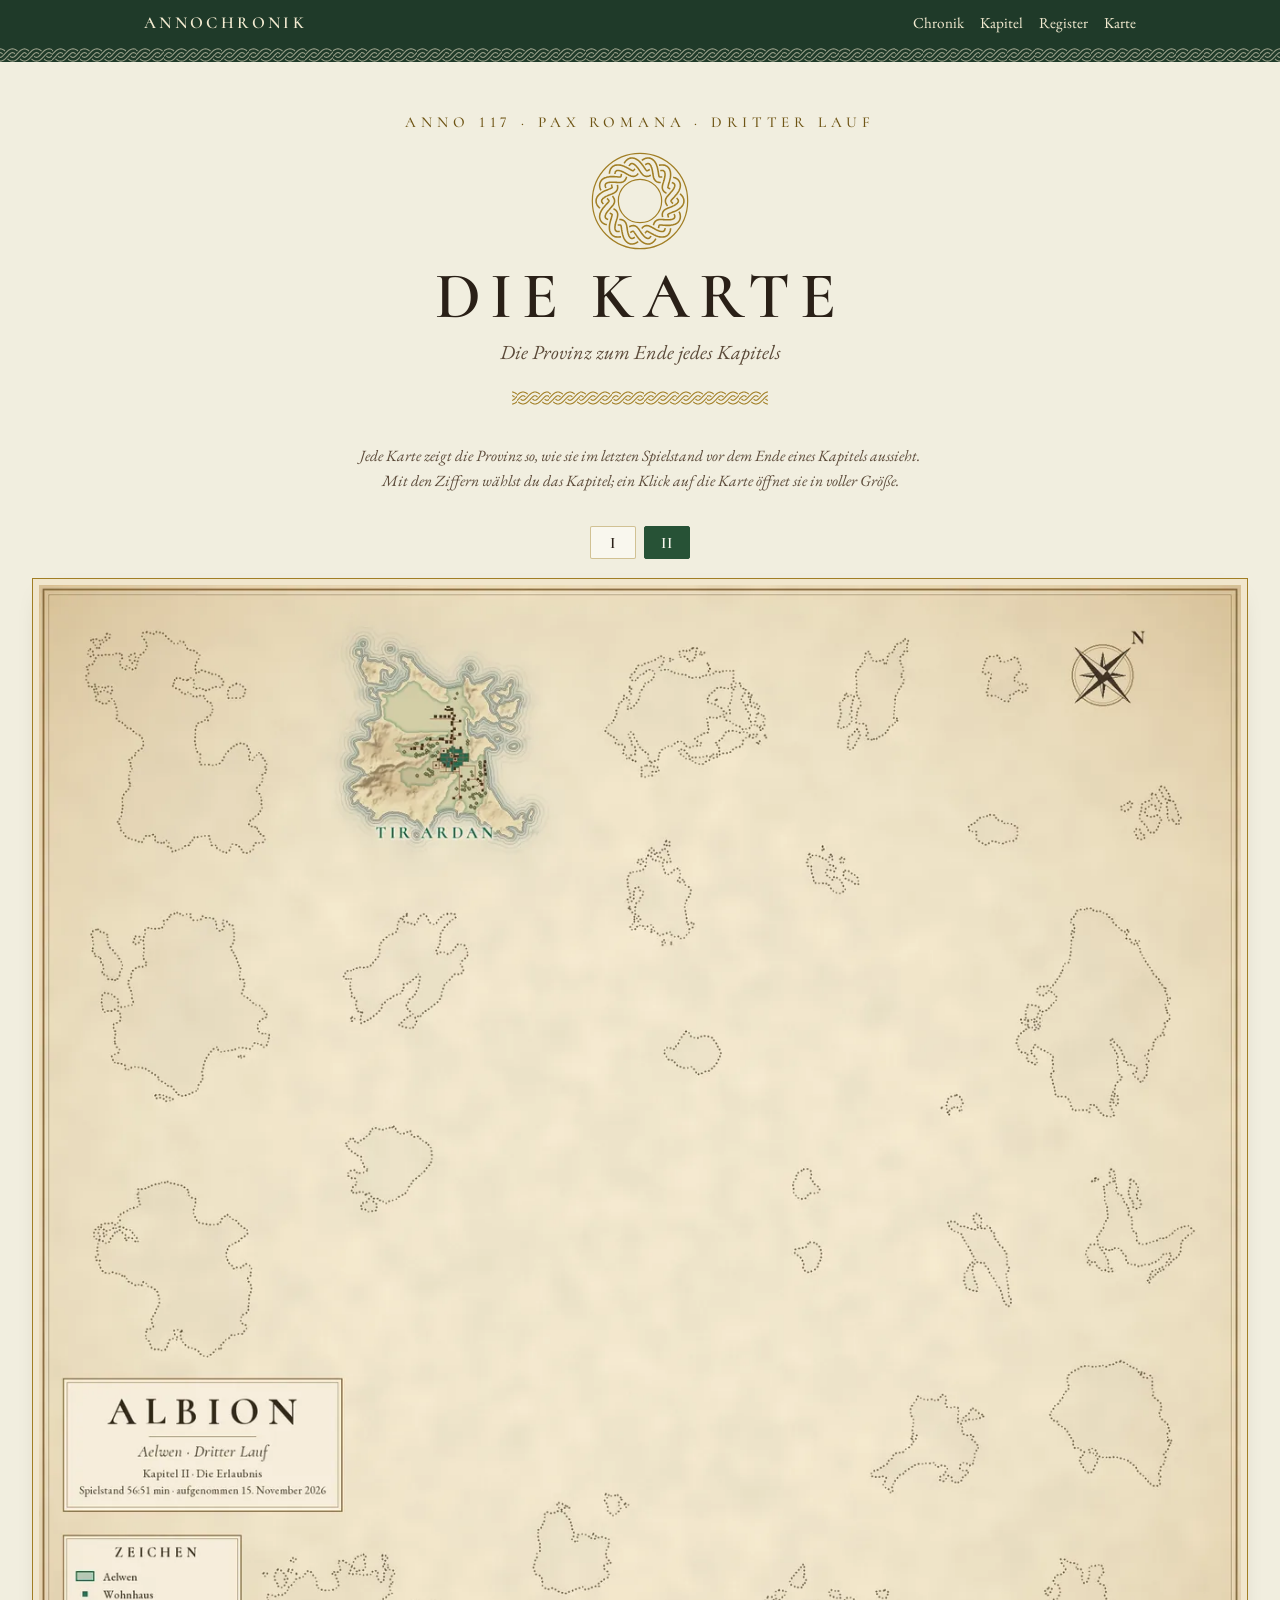
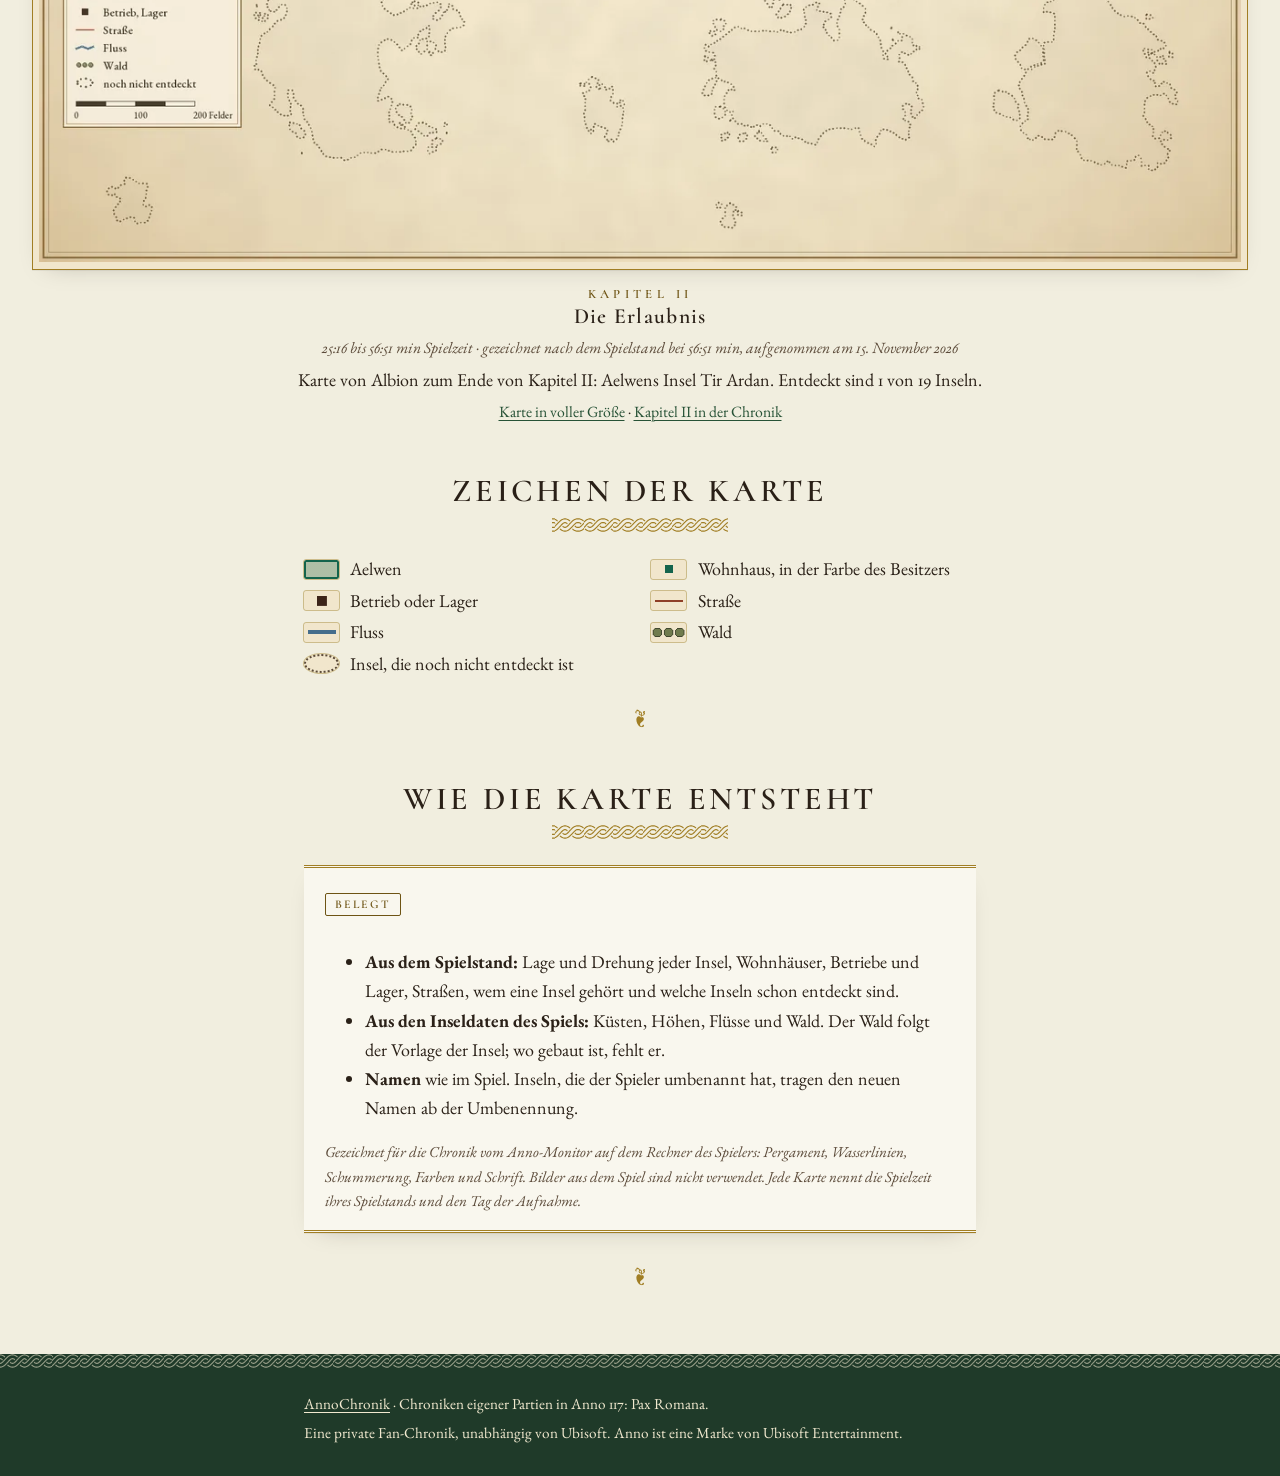
<file: saves/dritter-lauf/karte.html>
<!doctype html>
<html lang="de" data-farbe="waldgruen" data-stil="keltisch">
<head>
<meta charset="utf-8">
<meta name="viewport" content="width=device-width, initial-scale=1">
<title>Karte · Aelwen · Dritter Lauf · AnnoChronik</title>
<meta name="description" content="Karte der Partie Aelwen · Dritter Lauf, je Kapitel ein Stand, gezeichnet aus dem Spielstand.">
<link rel="stylesheet" href="../../assets/roemisch.css">
<script src="../../assets/karte.js" defer></script>
</head>
<body>
<header class="ac-kopf">
  <div class="ac-kopf-innen"><a class="ac-marke" href="../../">AnnoChronik</a>
    <nav aria-label="Abschnitte"><a href="chronik.html">Chronik</a><a href="chronik.html#kapitel">Kapitel</a><a href="chronik.html#register">Register</a><a href="karte.html" aria-current="page">Karte</a></nav></div>
  <div class="ac-maeander" aria-hidden="true"></div>
</header>
<main data-welt="dritter-lauf">
  <section class="ac-titelblatt" aria-labelledby="titel">
    <p class="ac-oben">Anno 117 · Pax Romana · Dritter Lauf</p>
    <div class="ac-lorbeer" aria-hidden="true"></div>
    <h1 id="titel">Die Karte</h1>
    <p class="ac-unter">Die Provinz zum Ende jedes Kapitels</p>
    <div class="ac-maeander" aria-hidden="true"></div>
  </section>
  <p class="ac-hinweis">Jede Karte zeigt die Provinz so, wie sie im letzten Spielstand vor dem Ende eines Kapitels aussieht. Mit den Ziffern wählst du das Kapitel; ein Klick auf die Karte öffnet sie in voller Größe.</p>
  <section class="ac-karte-buehne" aria-label="Kartenstände">
    <!-- KARTE:ANFANG (von Anno-Monitor/karte.py geschrieben, nicht von Hand ändern) -->
    <nav class="ac-karte-wahl" aria-label="Kapitel">
      <a href="#kapitel-1" data-stand="kapitel-1" title="Kapitel I · Tir Ardan">I</a>
      <a href="#kapitel-2" data-stand="kapitel-2" title="Kapitel II · Die Erlaubnis">II</a>
    </nav>
    <figure class="ac-karte-stand" id="kapitel-1" data-stand="kapitel-1">
      <a class="ac-karte-bild" href="images/karte/kapitel-1.webp" aria-label="Karte von Albion zu Kapitel I in voller Größe öffnen">
        <img src="images/karte/kapitel-1-klein.webp" width="1317" height="1400" alt="Karte von Albion zum Ende von Kapitel I: Aelwens Insel Tir Ardan. Entdeckt sind 1 von 19 Inseln." loading="lazy" decoding="async">
      </a>
      <figcaption>
        <p class="ac-karte-titel"><span class="ac-kapitel-nr">Kapitel I</span> Tir Ardan</p>
        <p class="ac-karte-zeit">0:00 bis 25:16&nbsp;min Spielzeit · gezeichnet nach dem Spielstand bei 25:16&nbsp;min, aufgenommen am 15.&nbsp;November 2026</p>
        <p>Karte von Albion zum Ende von Kapitel I: Aelwens Insel Tir Ardan. Entdeckt sind 1 von 19 Inseln.</p>
        <p class="ac-karte-links"><a href="images/karte/kapitel-1.webp">Karte in voller Größe</a> · <a href="chronik.html#kapitel-1">Kapitel I in der Chronik</a></p>
      </figcaption>
    </figure>
    <figure class="ac-karte-stand" id="kapitel-2" data-stand="kapitel-2">
      <a class="ac-karte-bild" href="images/karte/kapitel-2.webp" aria-label="Karte von Albion zu Kapitel II in voller Größe öffnen">
        <img src="images/karte/kapitel-2-klein.webp" width="1317" height="1400" alt="Karte von Albion zum Ende von Kapitel II: Aelwens Insel Tir Ardan. Entdeckt sind 1 von 19 Inseln." loading="eager" decoding="async">
      </a>
      <figcaption>
        <p class="ac-karte-titel"><span class="ac-kapitel-nr">Kapitel II</span> Die Erlaubnis</p>
        <p class="ac-karte-zeit">25:16 bis 56:51&nbsp;min Spielzeit · gezeichnet nach dem Spielstand bei 56:51&nbsp;min, aufgenommen am 15.&nbsp;November 2026</p>
        <p>Karte von Albion zum Ende von Kapitel II: Aelwens Insel Tir Ardan. Entdeckt sind 1 von 19 Inseln.</p>
        <p class="ac-karte-links"><a href="images/karte/kapitel-2.webp">Karte in voller Größe</a> · <a href="chronik.html#kapitel-2">Kapitel II in der Chronik</a></p>
      </figcaption>
    </figure>
    <!-- KARTE:ENDE -->
  </section>
  <section class="ac-abschnitt" id="zeichen" aria-labelledby="zeichen-titel">
    <h2 id="zeichen-titel">Zeichen der Karte</h2>
    <div class="ac-maeander" aria-hidden="true"></div>
    <!-- ZEICHEN:ANFANG (von Anno-Monitor/karte.py geschrieben, nicht von Hand ändern) -->
    <ul class="ac-zeichen">
      <li><span class="ac-z ac-z-besitz" style="--z:#14644c" aria-hidden="true"></span>Aelwen</li>
      <li><span class="ac-z ac-z-haus" style="--z:#14644c" aria-hidden="true"></span>Wohnhaus, in der Farbe des Besitzers</li>
      <li><span class="ac-z ac-z-betrieb" aria-hidden="true"></span>Betrieb oder Lager</li>
      <li><span class="ac-z ac-z-strasse" aria-hidden="true"></span>Straße</li>
      <li><span class="ac-z ac-z-fluss" aria-hidden="true"></span>Fluss</li>
      <li><span class="ac-z ac-z-wald" aria-hidden="true"></span>Wald</li>
      <li><span class="ac-z ac-z-unentdeckt" aria-hidden="true"></span>Insel, die noch nicht entdeckt ist</li>
    </ul>
    <!-- ZEICHEN:ENDE -->
    <p class="ac-schluss" aria-hidden="true">❦</p>
  </section>
  <section class="ac-abschnitt" id="entstehung" aria-labelledby="entstehung-titel">
    <h2 id="entstehung-titel">Wie die Karte entsteht</h2>
    <div class="ac-maeander" aria-hidden="true"></div>
    <div class="ac-bericht">
      <span class="ac-etikett">Belegt</span>
      <ul>
        <li><b>Aus dem Spielstand:</b> Lage und Drehung jeder Insel, Wohnhäuser, Betriebe und Lager, Straßen, wem eine Insel gehört und welche Inseln schon entdeckt sind.</li>
        <li><b>Aus den Inseldaten des Spiels:</b> Küsten, Höhen, Flüsse und Wald. Der Wald folgt der Vorlage der Insel; wo gebaut ist, fehlt er.</li>
        <li><b>Namen</b> wie im Spiel. Inseln, die der Spieler umbenannt hat, tragen den neuen Namen ab der Umbenennung.</li>
      </ul>
      <p class="ac-quelle">Gezeichnet für die Chronik vom Anno-Monitor auf dem Rechner des Spielers: Pergament, Wasserlinien, Schummerung, Farben und Schrift. Bilder aus dem Spiel sind nicht verwendet. Jede Karte nennt die Spielzeit ihres Spielstands und den Tag der Aufnahme.</p>
    </div>
    <p class="ac-schluss" aria-hidden="true">❦</p>
  </section>
</main>
<footer class="ac-fuss"><div class="ac-maeander" aria-hidden="true"></div>
  <div class="ac-fuss-innen"><p><a href="../../">AnnoChronik</a> · Chroniken eigener Partien in Anno 117: Pax Romana.</p>
  <p>Eine private Fan-Chronik, unabhängig von Ubisoft. Anno ist eine Marke von Ubisoft Entertainment.</p></div>
</footer>
</body>
</html>
</file>
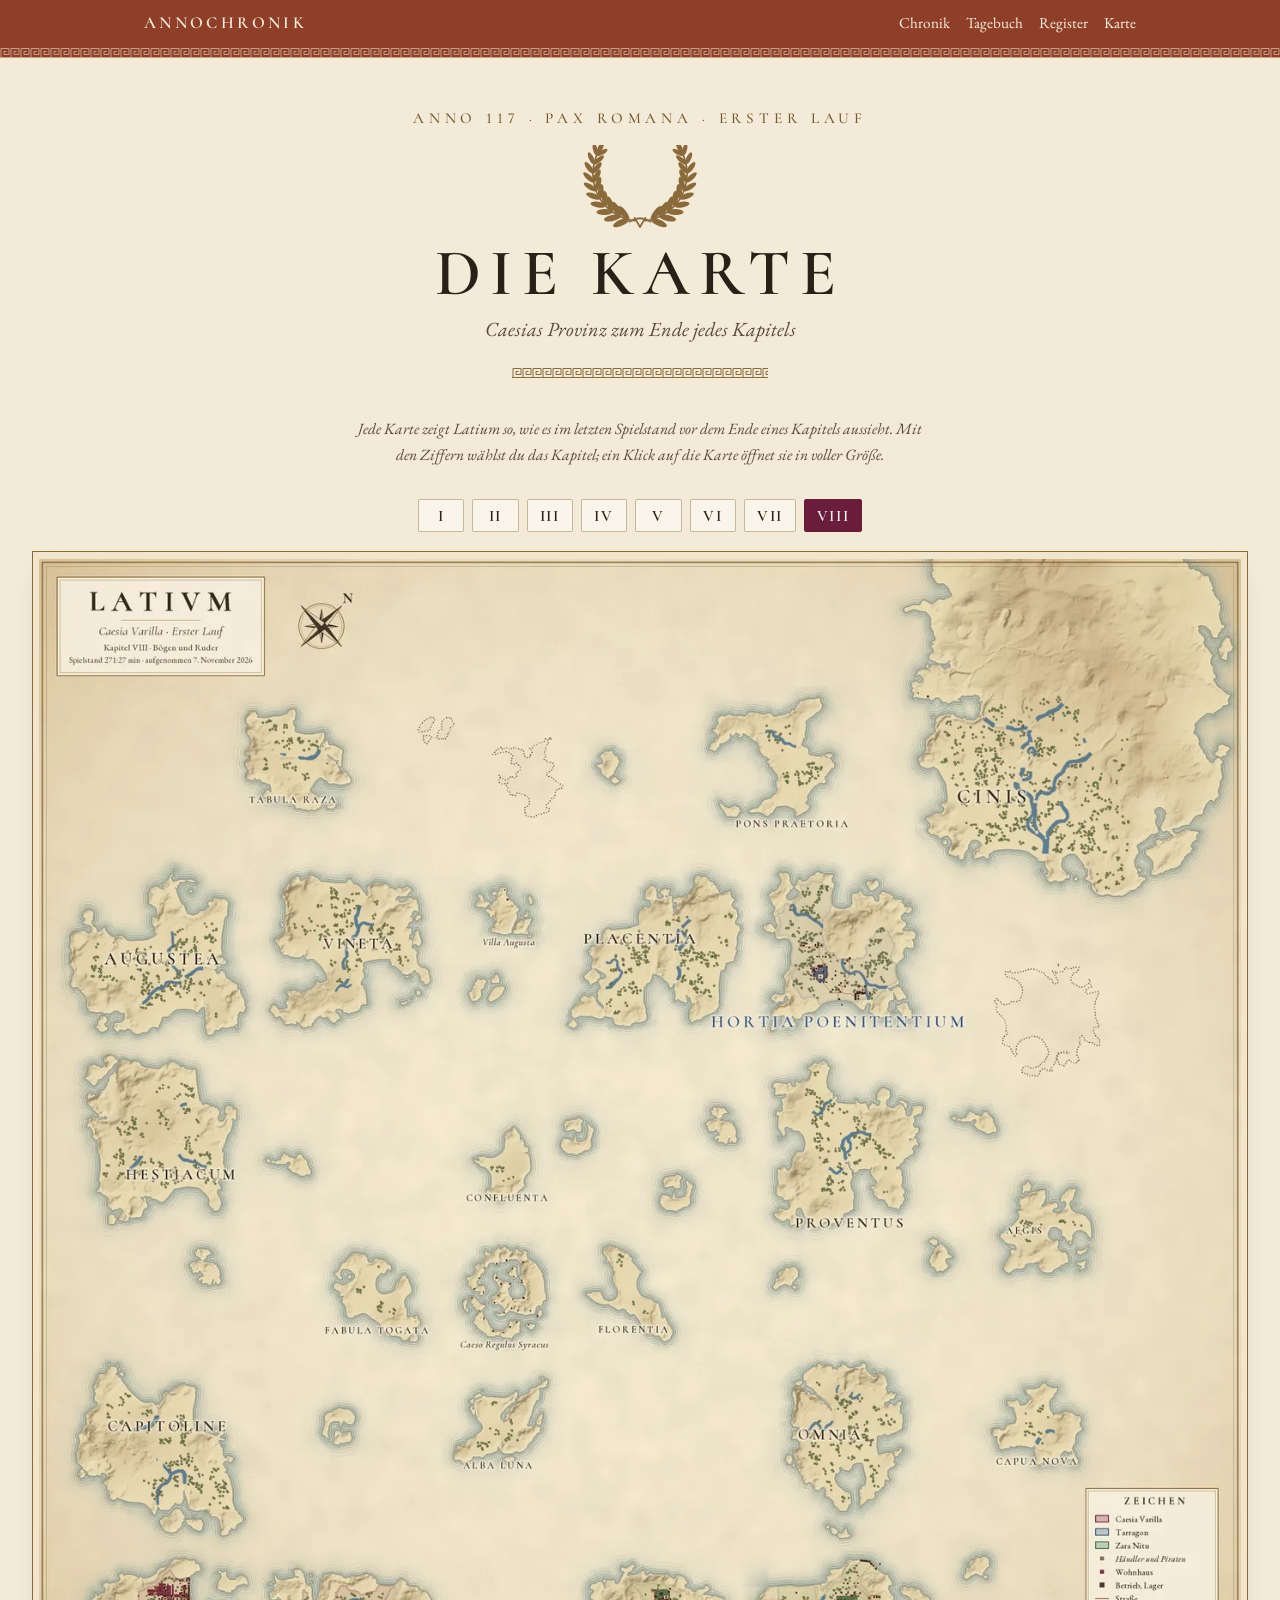
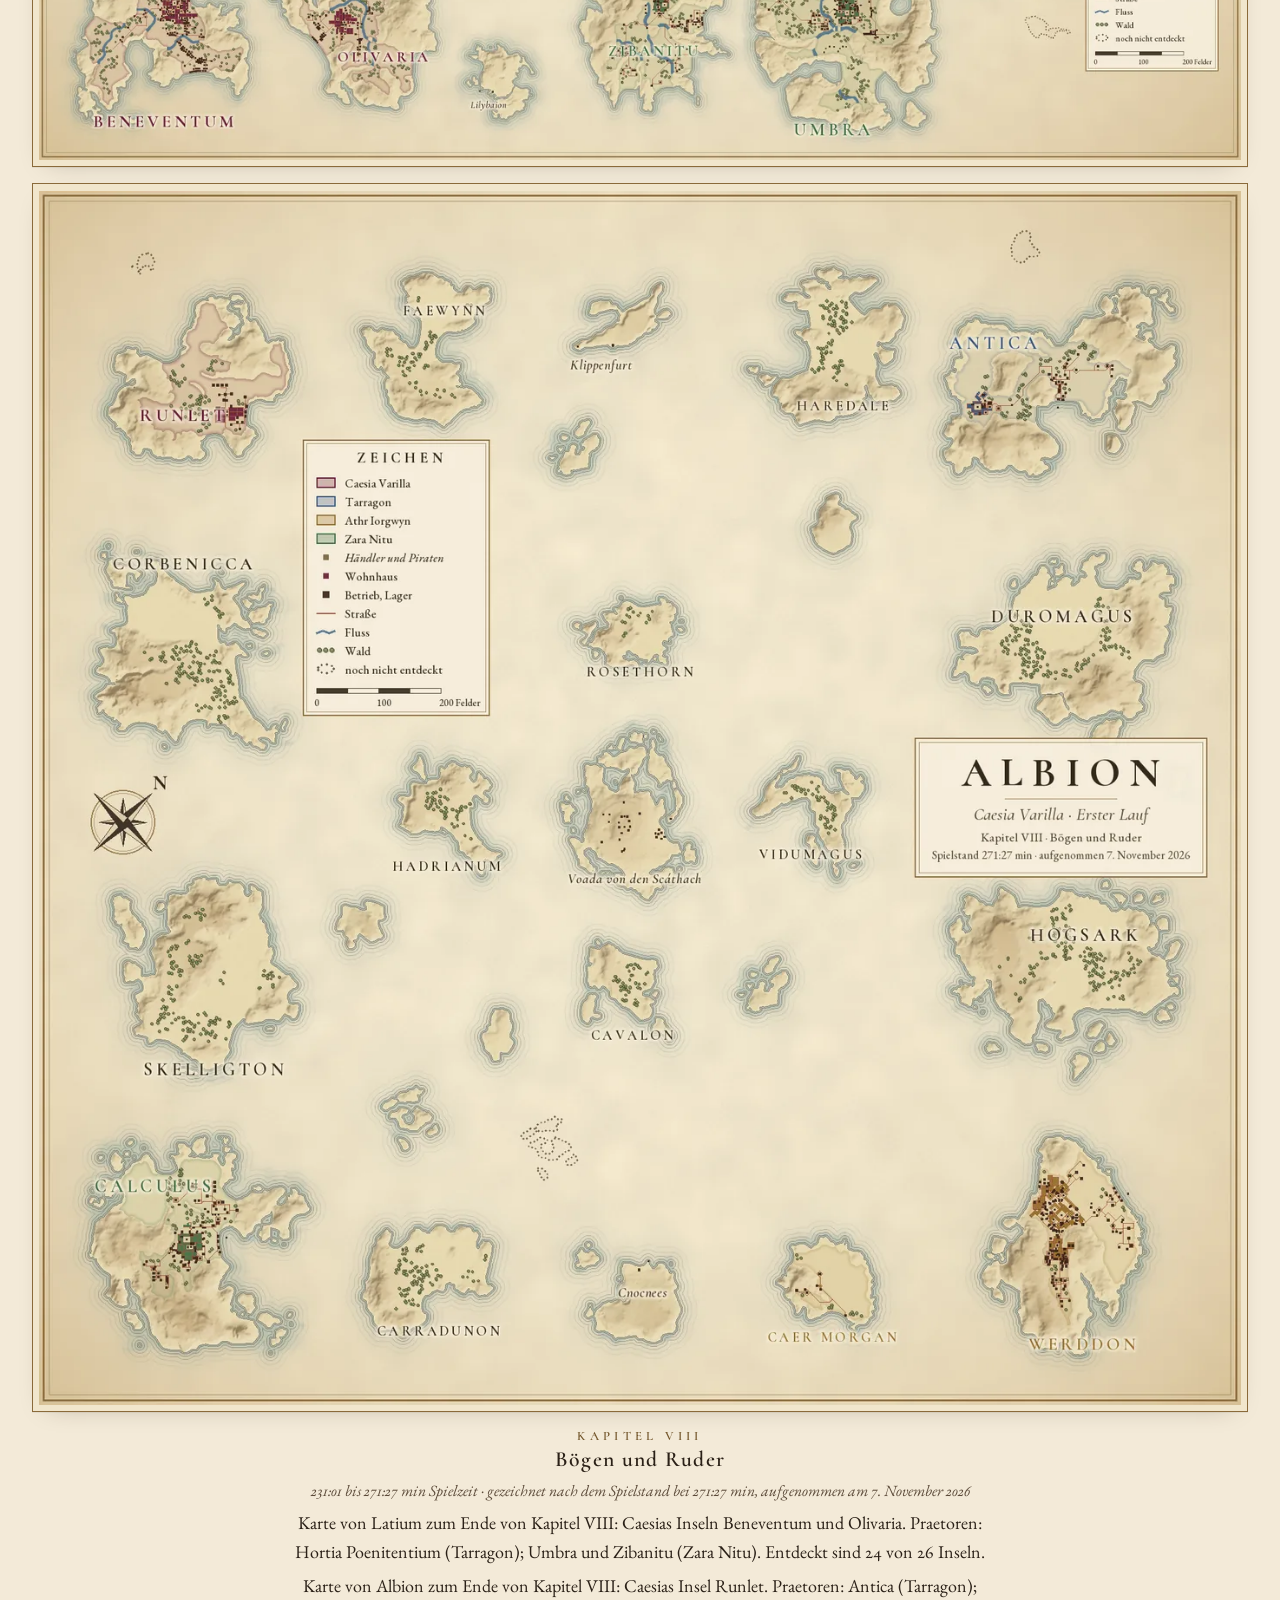
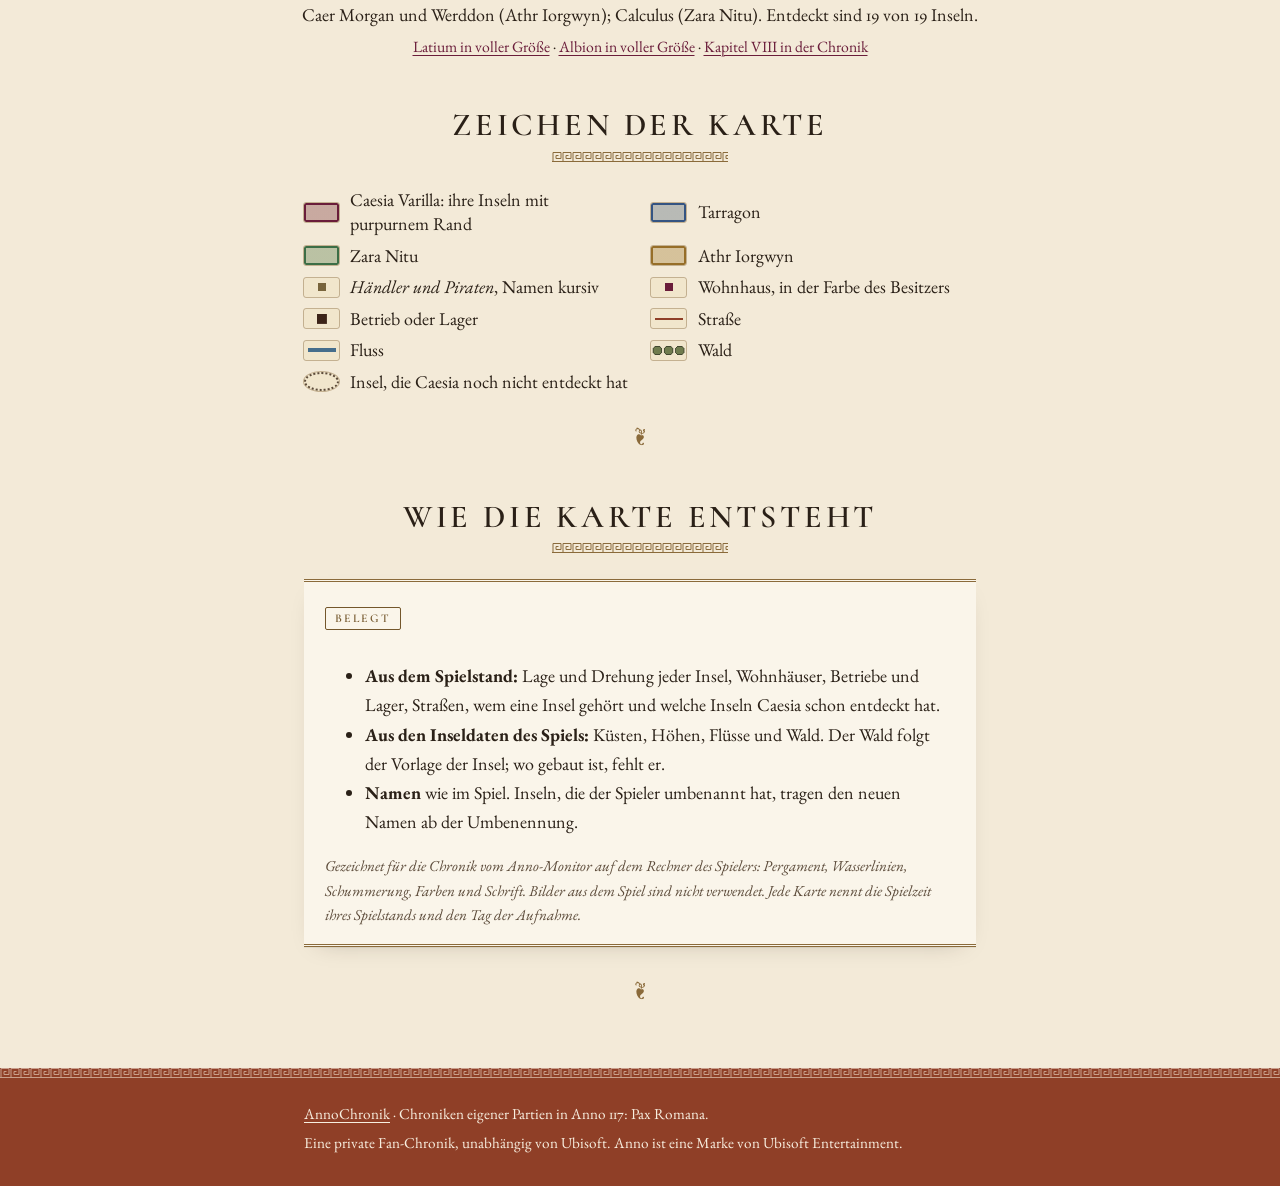
<file: saves/erster-lauf/karte.html>
<!doctype html>
<html lang="de">
<head>
<meta charset="utf-8">
<meta name="viewport" content="width=device-width, initial-scale=1">
<title>Karte · Caesia Varilla · Erster Lauf · AnnoChronik</title>
<meta name="description" content="Karte von Latium im ersten Lauf von Anno 117: Pax Romana, je Kapitel ein Stand, gezeichnet aus dem Spielstand.">
<link rel="stylesheet" href="../../assets/roemisch.css">
<script src="../../assets/karte.js" defer></script>
</head>
<body>
<header class="ac-kopf">
  <div class="ac-kopf-innen">
    <a class="ac-marke" href="../../">AnnoChronik</a>
    <nav aria-label="Abschnitte">
      <a href="chronik.html">Chronik</a>
      <a href="chronik.html#kapitel">Tagebuch</a>
      <a href="chronik.html#register">Register</a>
      <a href="karte.html" aria-current="page">Karte</a>
    </nav>
  </div>
  <div class="ac-maeander" aria-hidden="true"></div>
</header>

<main data-welt="erster-lauf">
  <section class="ac-titelblatt" aria-labelledby="titel">
    <p class="ac-oben">Anno 117 · Pax Romana · Erster Lauf</p>
    <div class="ac-lorbeer" aria-hidden="true"></div>
    <h1 id="titel">Die Karte</h1>
    <p class="ac-unter">Caesias Provinz zum Ende jedes Kapitels</p>
    <div class="ac-maeander" aria-hidden="true"></div>
  </section>

  <p class="ac-hinweis">Jede Karte zeigt Latium so, wie es im letzten Spielstand vor dem Ende eines Kapitels aussieht. Mit den Ziffern wählst du das Kapitel; ein Klick auf die Karte öffnet sie in voller Größe.</p>

  <section class="ac-karte-buehne" aria-label="Kartenstände">
    <!-- KARTE:ANFANG (von Anno-Monitor/karte.py geschrieben, nicht von Hand ändern) -->
    <nav class="ac-karte-wahl" aria-label="Kapitel">
      <a href="#kapitel-1" data-stand="kapitel-1" title="Kapitel I · Zwanzig Bretter">I</a>
      <a href="#kapitel-2" data-stand="kapitel-2" title="Kapitel II · Brot und Ziegel">II</a>
      <a href="#kapitel-3" data-stand="kapitel-3" title="Kapitel III · Eisen und Segel">III</a>
      <a href="#kapitel-4" data-stand="kapitel-4" title="Kapitel IV · Lorica">IV</a>
      <a href="#kapitel-5" data-stand="kapitel-5" title="Kapitel V · Olivaria">V</a>
      <a href="#kapitel-6" data-stand="kapitel-6" title="Kapitel VI · Öl und Krüge">VI</a>
      <a href="#kapitel-7" data-stand="kapitel-7" title="Kapitel VII · Nach Albion">VII</a>
      <a href="#kapitel-8" data-stand="kapitel-8" title="Kapitel VIII · Bögen und Ruder">VIII</a>
    </nav>
    <figure class="ac-karte-stand" id="kapitel-1" data-stand="kapitel-1">
      <a class="ac-karte-bild" href="images/karte/kapitel-1.webp" aria-label="Karte von Latium zu Kapitel I in voller Größe öffnen">
        <img src="images/karte/kapitel-1-klein.webp" width="1400" height="1400" alt="Karte von Latium zum Ende von Kapitel I: Caesias Insel Beneventum. Praetoren: Hortia Poenitentium (Tarragon). Entdeckt sind 11 von 26 Inseln." loading="lazy" decoding="async">
      </a>
      <figcaption>
        <p class="ac-karte-titel"><span class="ac-kapitel-nr">Kapitel I</span> Zwanzig Bretter</p>
        <p class="ac-karte-zeit">0:00 bis 19:33&nbsp;min Spielzeit · gezeichnet nach dem Spielstand bei 16:32&nbsp;min, aufgenommen am 5.&nbsp;November 2026</p>
        <p>Karte von Latium zum Ende von Kapitel I: Caesias Insel Beneventum. Praetoren: Hortia Poenitentium (Tarragon). Entdeckt sind 11 von 26 Inseln.</p>
        <p class="ac-karte-links"><a href="images/karte/kapitel-1.webp">Karte in voller Größe</a> · <a href="chronik.html#kapitel-1">Kapitel I in der Chronik</a></p>
      </figcaption>
    </figure>
    <figure class="ac-karte-stand" id="kapitel-2" data-stand="kapitel-2">
      <a class="ac-karte-bild" href="images/karte/kapitel-2.webp" aria-label="Karte von Latium zu Kapitel II in voller Größe öffnen">
        <img src="images/karte/kapitel-2-klein.webp" width="1400" height="1400" alt="Karte von Latium zum Ende von Kapitel II: Caesias Insel Beneventum. Praetoren: Hortia Poenitentium (Tarragon); Umbra (Zara Nitu). Entdeckt sind 16 von 26 Inseln." loading="lazy" decoding="async">
      </a>
      <figcaption>
        <p class="ac-karte-titel"><span class="ac-kapitel-nr">Kapitel II</span> Brot und Ziegel</p>
        <p class="ac-karte-zeit">19:33 bis 47:25&nbsp;min Spielzeit · gezeichnet nach dem Spielstand bei 43:47&nbsp;min, aufgenommen am 5.&nbsp;November 2026</p>
        <p>Karte von Latium zum Ende von Kapitel II: Caesias Insel Beneventum. Praetoren: Hortia Poenitentium (Tarragon); Umbra (Zara Nitu). Entdeckt sind 16 von 26 Inseln.</p>
        <p class="ac-karte-links"><a href="images/karte/kapitel-2.webp">Karte in voller Größe</a> · <a href="chronik.html#kapitel-2">Kapitel II in der Chronik</a></p>
      </figcaption>
    </figure>
    <figure class="ac-karte-stand" id="kapitel-3" data-stand="kapitel-3">
      <a class="ac-karte-bild" href="images/karte/kapitel-3.webp" aria-label="Karte von Latium zu Kapitel III in voller Größe öffnen">
        <img src="images/karte/kapitel-3-klein.webp" width="1400" height="1400" alt="Karte von Latium zum Ende von Kapitel III: Caesias Insel Beneventum. Praetoren: Hortia Poenitentium (Tarragon); Umbra (Zara Nitu). Entdeckt sind 20 von 26 Inseln." loading="lazy" decoding="async">
      </a>
      <figcaption>
        <p class="ac-karte-titel"><span class="ac-kapitel-nr">Kapitel III</span> Eisen und Segel</p>
        <p class="ac-karte-zeit">47:25 bis 75:22&nbsp;min Spielzeit · gezeichnet nach dem Spielstand bei 74:59&nbsp;min, aufgenommen am 6.&nbsp;November 2026</p>
        <p>Karte von Latium zum Ende von Kapitel III: Caesias Insel Beneventum. Praetoren: Hortia Poenitentium (Tarragon); Umbra (Zara Nitu). Entdeckt sind 20 von 26 Inseln.</p>
        <p class="ac-karte-links"><a href="images/karte/kapitel-3.webp">Karte in voller Größe</a> · <a href="chronik.html#kapitel-3">Kapitel III in der Chronik</a></p>
      </figcaption>
    </figure>
    <figure class="ac-karte-stand" id="kapitel-4" data-stand="kapitel-4">
      <a class="ac-karte-bild" href="images/karte/kapitel-4.webp" aria-label="Karte von Latium zu Kapitel IV in voller Größe öffnen">
        <img src="images/karte/kapitel-4-klein.webp" width="1400" height="1400" alt="Karte von Latium zum Ende von Kapitel IV: Caesias Inseln Beneventum und Lorica. Praetoren: Hortia Poenitentium (Tarragon); Umbra (Zara Nitu). Entdeckt sind 23 von 26 Inseln." loading="lazy" decoding="async">
      </a>
      <figcaption>
        <p class="ac-karte-titel"><span class="ac-kapitel-nr">Kapitel IV</span> Lorica</p>
        <p class="ac-karte-zeit">75:22 bis 125:17&nbsp;min Spielzeit · gezeichnet nach dem Spielstand bei 125:17&nbsp;min, aufgenommen am 6.&nbsp;November 2026</p>
        <p>Karte von Latium zum Ende von Kapitel IV: Caesias Inseln Beneventum und Lorica. Praetoren: Hortia Poenitentium (Tarragon); Umbra (Zara Nitu). Entdeckt sind 23 von 26 Inseln.</p>
        <p class="ac-karte-links"><a href="images/karte/kapitel-4.webp">Karte in voller Größe</a> · <a href="chronik.html#kapitel-4">Kapitel IV in der Chronik</a></p>
      </figcaption>
    </figure>
    <figure class="ac-karte-stand" id="kapitel-5" data-stand="kapitel-5">
      <a class="ac-karte-bild" href="images/karte/kapitel-5.webp" aria-label="Karte von Latium zu Kapitel V in voller Größe öffnen">
        <img src="images/karte/kapitel-5-klein.webp" width="1400" height="1400" alt="Karte von Latium zum Ende von Kapitel V: Caesias Inseln Beneventum und Olivaria. Praetoren: Hortia Poenitentium (Tarragon); Umbra (Zara Nitu). Entdeckt sind 24 von 26 Inseln." loading="lazy" decoding="async">
      </a>
      <figcaption>
        <p class="ac-karte-titel"><span class="ac-kapitel-nr">Kapitel V</span> Olivaria</p>
        <p class="ac-karte-zeit">125:17 bis 146:09&nbsp;min Spielzeit · gezeichnet nach dem Spielstand bei 140:26&nbsp;min, aufgenommen am 6.&nbsp;November 2026</p>
        <p>Karte von Latium zum Ende von Kapitel V: Caesias Inseln Beneventum und Olivaria. Praetoren: Hortia Poenitentium (Tarragon); Umbra (Zara Nitu). Entdeckt sind 24 von 26 Inseln.</p>
        <p class="ac-karte-links"><a href="images/karte/kapitel-5.webp">Karte in voller Größe</a> · <a href="chronik.html#kapitel-5">Kapitel V in der Chronik</a></p>
      </figcaption>
    </figure>
    <figure class="ac-karte-stand" id="kapitel-6" data-stand="kapitel-6">
      <a class="ac-karte-bild" href="images/karte/kapitel-6.webp" aria-label="Karte von Latium zu Kapitel VI in voller Größe öffnen">
        <img src="images/karte/kapitel-6-klein.webp" width="1400" height="1400" alt="Karte von Latium zum Ende von Kapitel VI: Caesias Inseln Beneventum und Olivaria. Praetoren: Hortia Poenitentium (Tarragon); Umbra und Zibanitu (Zara Nitu). Entdeckt sind 24 von 26 Inseln." loading="lazy" decoding="async">
      </a>
      <figcaption>
        <p class="ac-karte-titel"><span class="ac-kapitel-nr">Kapitel VI</span> Öl und Krüge</p>
        <p class="ac-karte-zeit">146:09 bis 189:06&nbsp;min Spielzeit · gezeichnet nach dem Spielstand bei 181:04&nbsp;min, aufgenommen am 6.&nbsp;November 2026</p>
        <p>Karte von Latium zum Ende von Kapitel VI: Caesias Inseln Beneventum und Olivaria. Praetoren: Hortia Poenitentium (Tarragon); Umbra und Zibanitu (Zara Nitu). Entdeckt sind 24 von 26 Inseln.</p>
        <p class="ac-karte-links"><a href="images/karte/kapitel-6.webp">Karte in voller Größe</a> · <a href="chronik.html#kapitel-6">Kapitel VI in der Chronik</a></p>
      </figcaption>
    </figure>
    <figure class="ac-karte-stand" id="kapitel-7" data-stand="kapitel-7">
      <a class="ac-karte-bild" href="images/karte/kapitel-7.webp" aria-label="Karte von Latium zu Kapitel VII in voller Größe öffnen">
        <img src="images/karte/kapitel-7-klein.webp" width="1400" height="1400" alt="Karte von Latium zum Ende von Kapitel VII: Caesias Inseln Beneventum und Olivaria. Praetoren: Hortia Poenitentium (Tarragon); Umbra und Zibanitu (Zara Nitu). Entdeckt sind 24 von 26 Inseln." loading="lazy" decoding="async">
      </a>
      <a class="ac-karte-bild" href="images/karte/kapitel-7-albion.webp" aria-label="Karte von Albion zu Kapitel VII in voller Größe öffnen">
        <img src="images/karte/kapitel-7-albion-klein.webp" width="1385" height="1400" alt="Karte von Albion zum Ende von Kapitel VII: Praetoren: Antica (Tarragon); Caer Morgan und Werddon (Athr Iorgwyn). Entdeckt sind 10 von 19 Inseln." loading="lazy" decoding="async">
      </a>
      <figcaption>
        <p class="ac-karte-titel"><span class="ac-kapitel-nr">Kapitel VII</span> Nach Albion</p>
        <p class="ac-karte-zeit">189:06 bis 231:01&nbsp;min Spielzeit · gezeichnet nach dem Spielstand bei 223:00&nbsp;min, aufgenommen am 6.&nbsp;November 2026</p>
        <p>Karte von Latium zum Ende von Kapitel VII: Caesias Inseln Beneventum und Olivaria. Praetoren: Hortia Poenitentium (Tarragon); Umbra und Zibanitu (Zara Nitu). Entdeckt sind 24 von 26 Inseln.</p>
        <p>Karte von Albion zum Ende von Kapitel VII: Praetoren: Antica (Tarragon); Caer Morgan und Werddon (Athr Iorgwyn). Entdeckt sind 10 von 19 Inseln.</p>
        <p class="ac-karte-links"><a href="images/karte/kapitel-7.webp">Latium in voller Größe</a> · <a href="images/karte/kapitel-7-albion.webp">Albion in voller Größe</a> · <a href="chronik.html#kapitel-7">Kapitel VII in der Chronik</a></p>
      </figcaption>
    </figure>
    <figure class="ac-karte-stand" id="kapitel-8" data-stand="kapitel-8">
      <a class="ac-karte-bild" href="images/karte/kapitel-8.webp" aria-label="Karte von Latium zu Kapitel VIII in voller Größe öffnen">
        <img src="images/karte/kapitel-8-klein.webp" width="1400" height="1400" alt="Karte von Latium zum Ende von Kapitel VIII: Caesias Inseln Beneventum und Olivaria. Praetoren: Hortia Poenitentium (Tarragon); Umbra und Zibanitu (Zara Nitu). Entdeckt sind 24 von 26 Inseln." loading="eager" decoding="async">
      </a>
      <a class="ac-karte-bild" href="images/karte/kapitel-8-albion.webp" aria-label="Karte von Albion zu Kapitel VIII in voller Größe öffnen">
        <img src="images/karte/kapitel-8-albion-klein.webp" width="1385" height="1400" alt="Karte von Albion zum Ende von Kapitel VIII: Caesias Insel Runlet. Praetoren: Antica (Tarragon); Caer Morgan und Werddon (Athr Iorgwyn); Calculus (Zara Nitu). Entdeckt sind 19 von 19 Inseln." loading="eager" decoding="async">
      </a>
      <figcaption>
        <p class="ac-karte-titel"><span class="ac-kapitel-nr">Kapitel VIII</span> Bögen und Ruder</p>
        <p class="ac-karte-zeit">231:01 bis 271:27&nbsp;min Spielzeit · gezeichnet nach dem Spielstand bei 271:27&nbsp;min, aufgenommen am 7.&nbsp;November 2026</p>
        <p>Karte von Latium zum Ende von Kapitel VIII: Caesias Inseln Beneventum und Olivaria. Praetoren: Hortia Poenitentium (Tarragon); Umbra und Zibanitu (Zara Nitu). Entdeckt sind 24 von 26 Inseln.</p>
        <p>Karte von Albion zum Ende von Kapitel VIII: Caesias Insel Runlet. Praetoren: Antica (Tarragon); Caer Morgan und Werddon (Athr Iorgwyn); Calculus (Zara Nitu). Entdeckt sind 19 von 19 Inseln.</p>
        <p class="ac-karte-links"><a href="images/karte/kapitel-8.webp">Latium in voller Größe</a> · <a href="images/karte/kapitel-8-albion.webp">Albion in voller Größe</a> · <a href="chronik.html#kapitel-8">Kapitel VIII in der Chronik</a></p>
      </figcaption>
    </figure>
    <!-- KARTE:ENDE -->
  </section>

  <section class="ac-abschnitt" id="zeichen" aria-labelledby="zeichen-titel">
    <h2 id="zeichen-titel">Zeichen der Karte</h2>
    <div class="ac-maeander" aria-hidden="true"></div>
    <ul class="ac-zeichen">
      <li><span class="ac-z ac-z-caesia" aria-hidden="true"></span>Caesia Varilla: ihre Inseln mit purpurnem Rand</li>
      <li><span class="ac-z ac-z-tarragon" aria-hidden="true"></span>Tarragon</li>
      <li><span class="ac-z ac-z-zara" aria-hidden="true"></span>Zara Nitu</li>
      <li><span class="ac-z ac-z-athr" aria-hidden="true"></span>Athr Iorgwyn</li>
      <li><span class="ac-z ac-z-dritte" aria-hidden="true"></span><span><i>Händler und Piraten</i>, Namen kursiv</span></li>
      <li><span class="ac-z ac-z-haus" aria-hidden="true"></span>Wohnhaus, in der Farbe des Besitzers</li>
      <li><span class="ac-z ac-z-betrieb" aria-hidden="true"></span>Betrieb oder Lager</li>
      <li><span class="ac-z ac-z-strasse" aria-hidden="true"></span>Straße</li>
      <li><span class="ac-z ac-z-fluss" aria-hidden="true"></span>Fluss</li>
      <li><span class="ac-z ac-z-wald" aria-hidden="true"></span>Wald</li>
      <li><span class="ac-z ac-z-unentdeckt" aria-hidden="true"></span>Insel, die Caesia noch nicht entdeckt hat</li>
    </ul>
    <p class="ac-schluss" aria-hidden="true">❦</p>
  </section>

  <section class="ac-abschnitt" id="entstehung" aria-labelledby="entstehung-titel">
    <h2 id="entstehung-titel">Wie die Karte entsteht</h2>
    <div class="ac-maeander" aria-hidden="true"></div>
    <div class="ac-bericht">
      <span class="ac-etikett">Belegt</span>
      <ul>
        <li><b>Aus dem Spielstand:</b> Lage und Drehung jeder Insel, Wohnhäuser, Betriebe und Lager, Straßen, wem eine Insel gehört und welche Inseln Caesia schon entdeckt hat.</li>
        <li><b>Aus den Inseldaten des Spiels:</b> Küsten, Höhen, Flüsse und Wald. Der Wald folgt der Vorlage der Insel; wo gebaut ist, fehlt er.</li>
        <li><b>Namen</b> wie im Spiel. Inseln, die der Spieler umbenannt hat, tragen den neuen Namen ab der Umbenennung.</li>
      </ul>
      <p class="ac-quelle">Gezeichnet für die Chronik vom Anno-Monitor auf dem Rechner des Spielers: Pergament, Wasserlinien, Schummerung, Farben und Schrift. Bilder aus dem Spiel sind nicht verwendet. Jede Karte nennt die Spielzeit ihres Spielstands und den Tag der Aufnahme.</p>
    </div>
    <p class="ac-schluss" aria-hidden="true">❦</p>
  </section>
</main>

<footer class="ac-fuss">
  <div class="ac-maeander" aria-hidden="true"></div>
  <div class="ac-fuss-innen">
    <p><a href="../../">AnnoChronik</a> · Chroniken eigener Partien in Anno 117: Pax Romana.</p>
    <p>Eine private Fan-Chronik, unabhängig von Ubisoft. Anno ist eine Marke von Ubisoft Entertainment.</p>
  </div>
</footer>
</body>
</html>
</file>
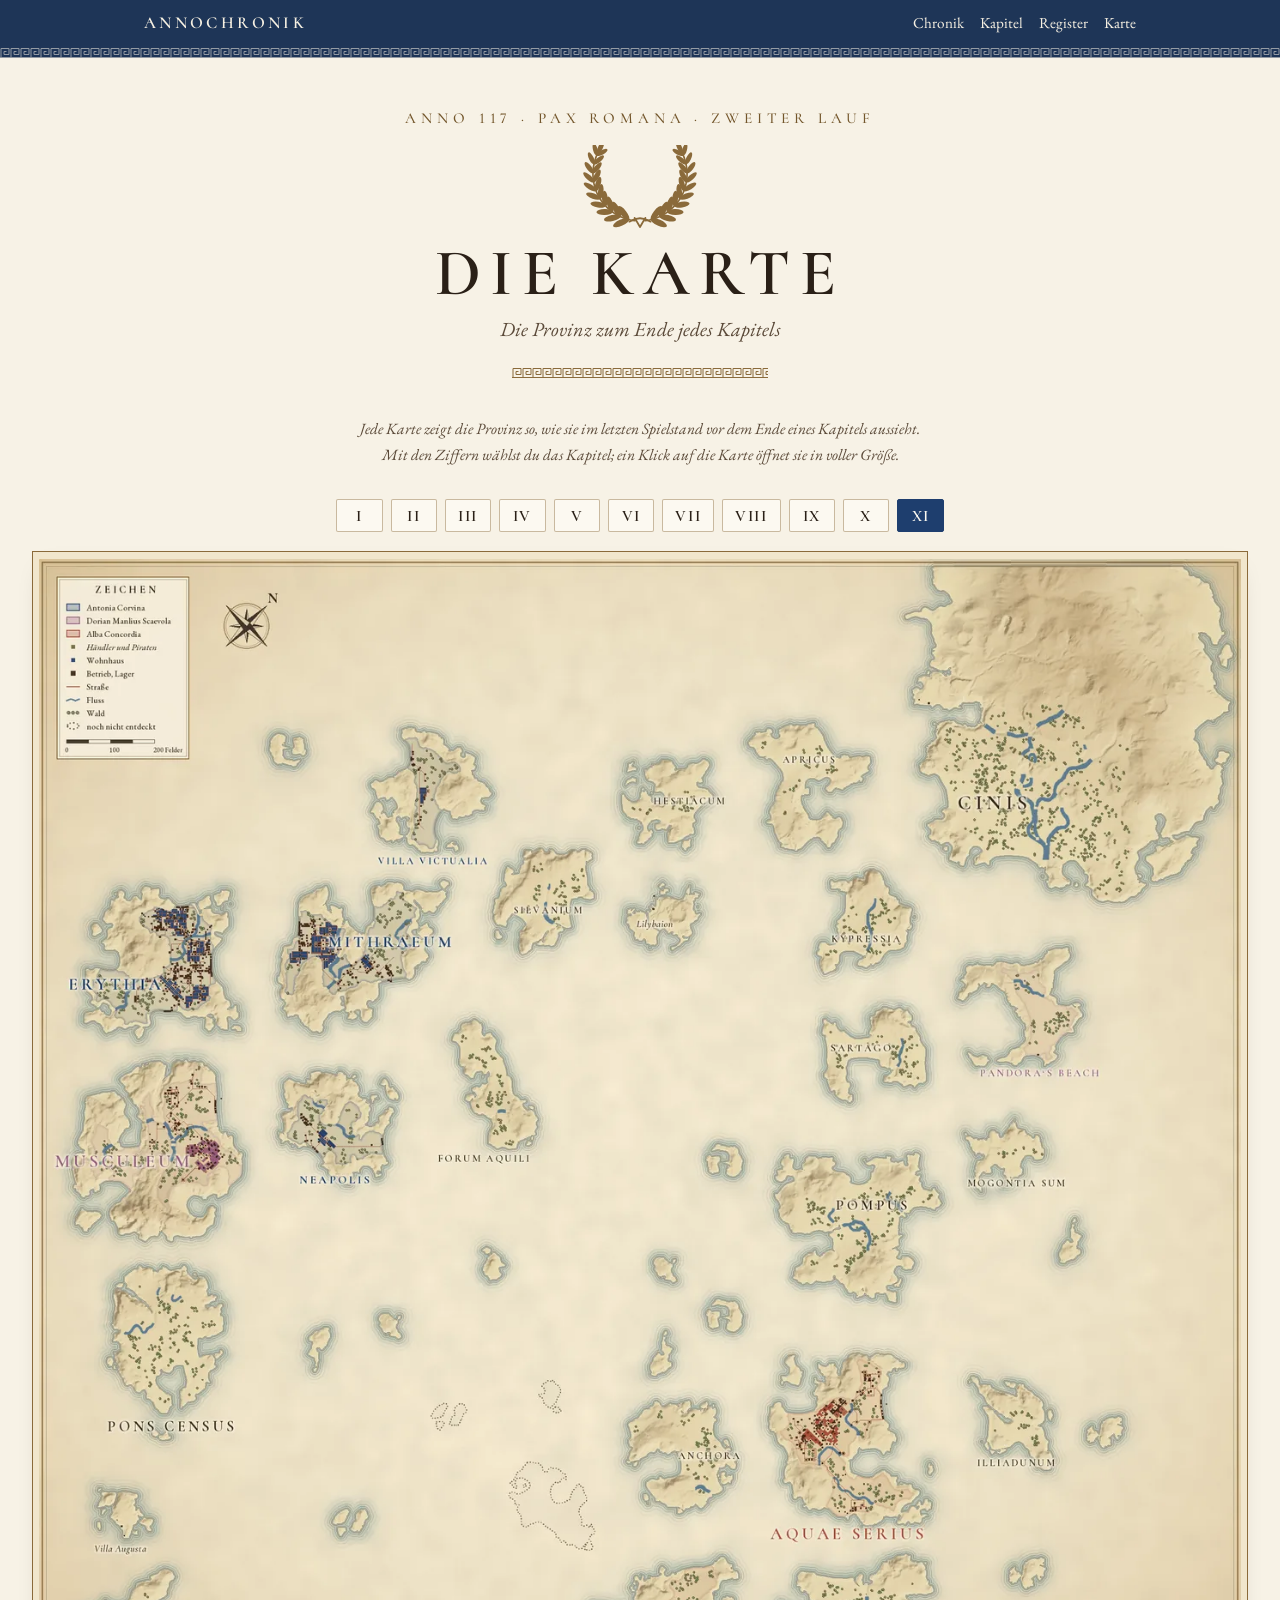
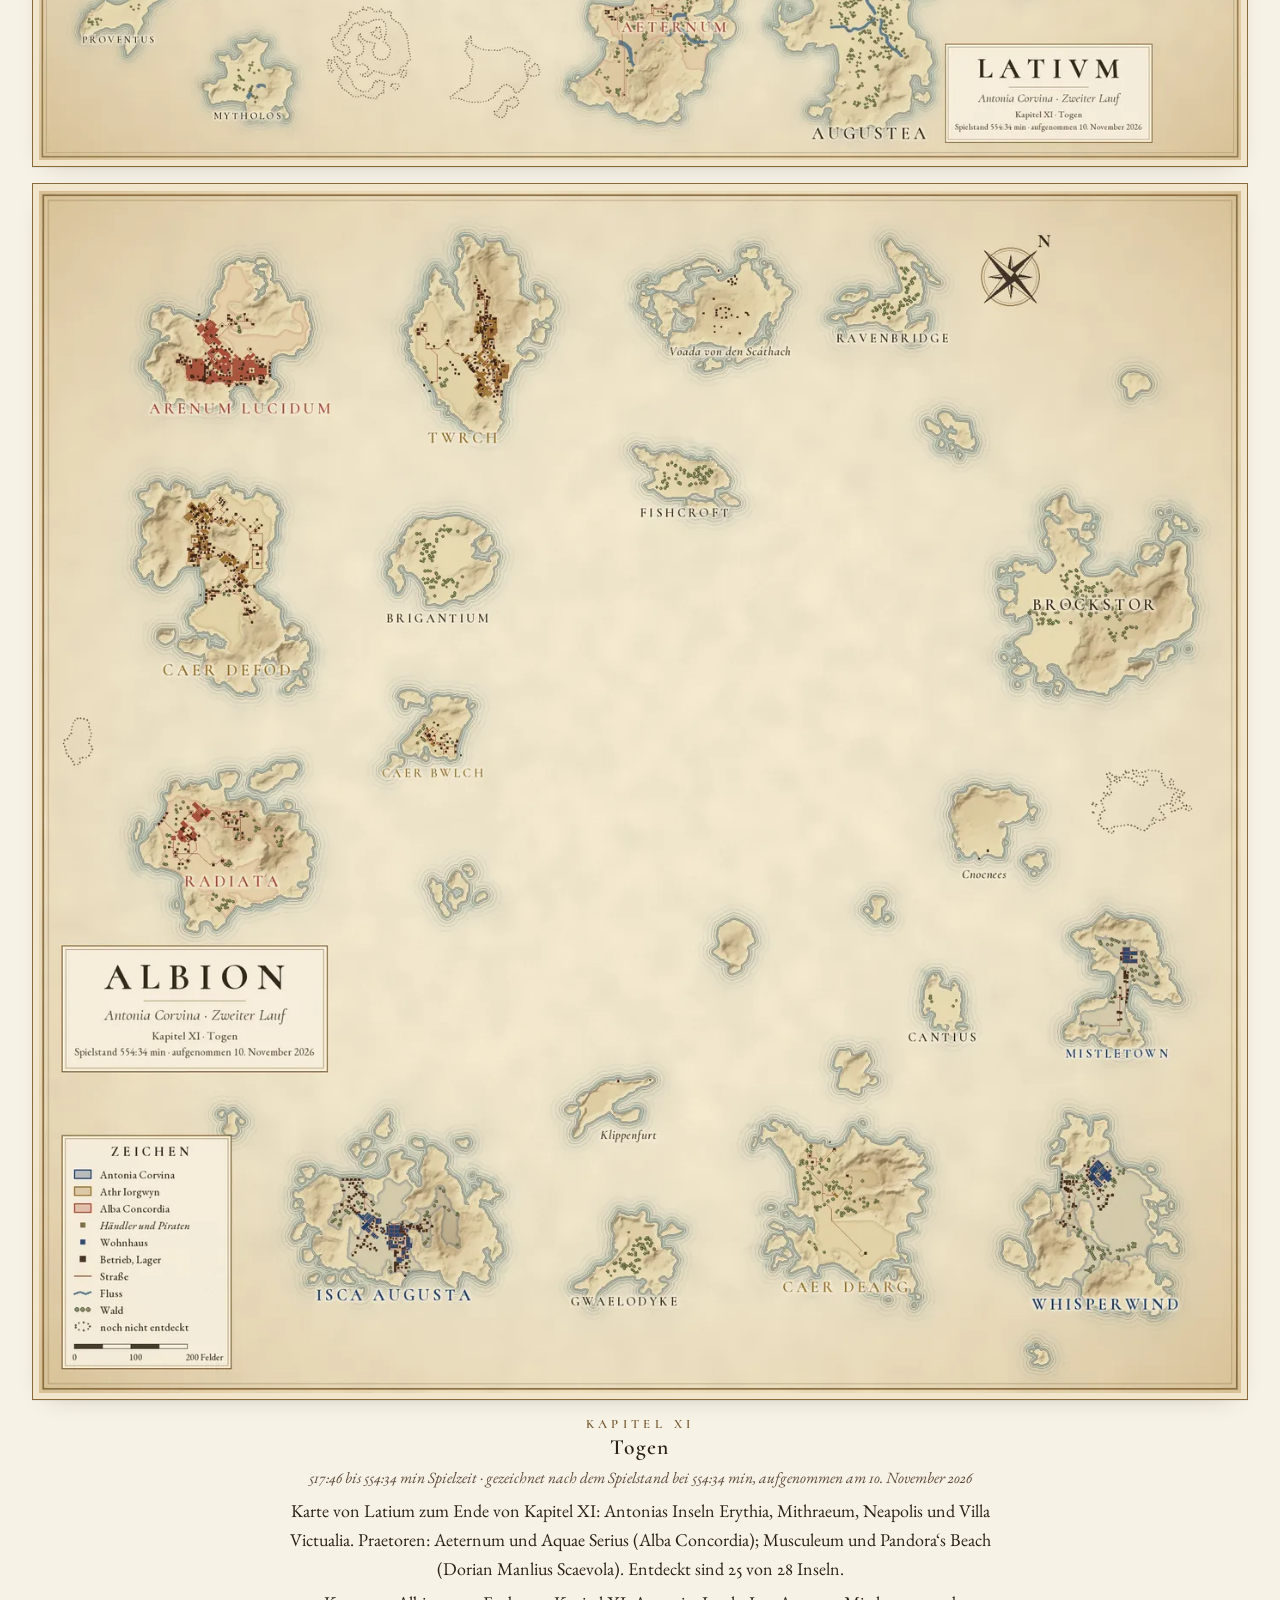
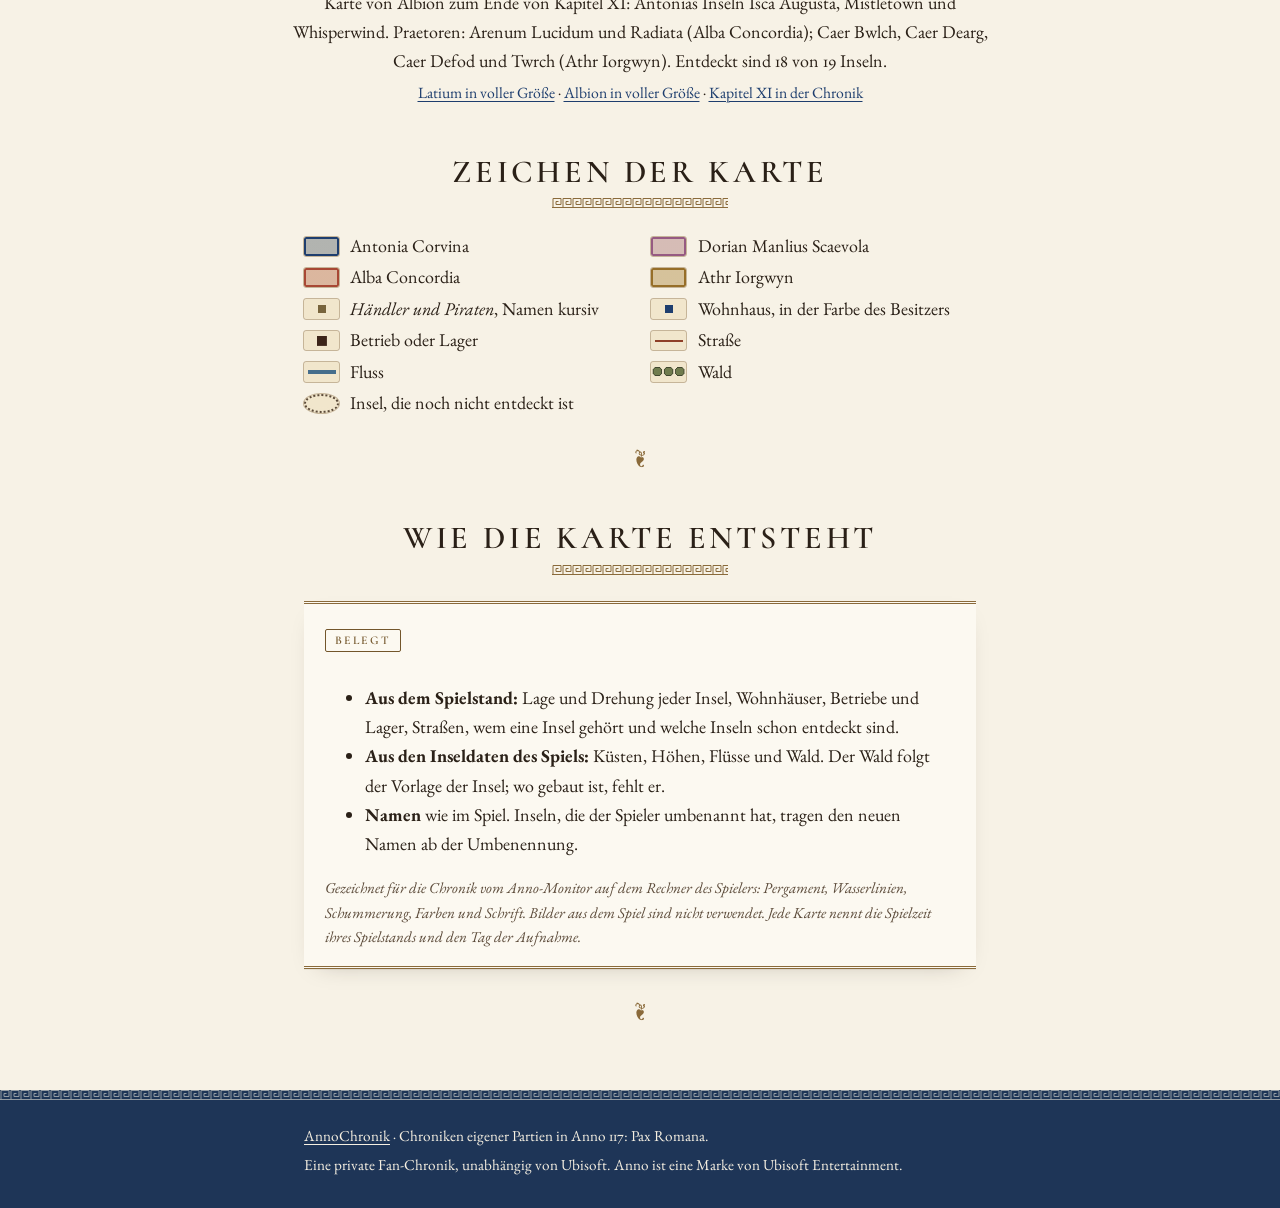
<file: saves/zweiter-lauf/karte.html>
<!doctype html>
<html lang="de" data-farbe="dunkelblau">
<head>
<meta charset="utf-8">
<meta name="viewport" content="width=device-width, initial-scale=1">
<title>Karte · Antonia Corvina · Zweiter Lauf · AnnoChronik</title>
<meta name="description" content="Karte der Partie Antonia Corvina · Zweiter Lauf, je Kapitel ein Stand, gezeichnet aus dem Spielstand.">
<link rel="stylesheet" href="../../assets/roemisch.css">
<script src="../../assets/karte.js" defer></script>
</head>
<body>
<header class="ac-kopf">
  <div class="ac-kopf-innen"><a class="ac-marke" href="../../">AnnoChronik</a>
    <nav aria-label="Abschnitte"><a href="chronik.html">Chronik</a><a href="chronik.html#kapitel">Kapitel</a><a href="chronik.html#register">Register</a><a href="karte.html" aria-current="page">Karte</a></nav></div>
  <div class="ac-maeander" aria-hidden="true"></div>
</header>
<main data-welt="zweiter-lauf">
  <section class="ac-titelblatt" aria-labelledby="titel">
    <p class="ac-oben">Anno 117 · Pax Romana · Zweiter Lauf</p>
    <div class="ac-lorbeer" aria-hidden="true"></div>
    <h1 id="titel">Die Karte</h1>
    <p class="ac-unter">Die Provinz zum Ende jedes Kapitels</p>
    <div class="ac-maeander" aria-hidden="true"></div>
  </section>
  <p class="ac-hinweis">Jede Karte zeigt die Provinz so, wie sie im letzten Spielstand vor dem Ende eines Kapitels aussieht. Mit den Ziffern wählst du das Kapitel; ein Klick auf die Karte öffnet sie in voller Größe.</p>
  <section class="ac-karte-buehne" aria-label="Kartenstände">
    <!-- KARTE:ANFANG (von Anno-Monitor/karte.py geschrieben, nicht von Hand ändern) -->
    <nav class="ac-karte-wahl" aria-label="Kapitel">
      <a href="#kapitel-1" data-stand="kapitel-1" title="Kapitel I · Erythia">I</a>
      <a href="#kapitel-2" data-stand="kapitel-2" title="Kapitel II · Die Villa">II</a>
      <a href="#kapitel-3" data-stand="kapitel-3" title="Kapitel III · Mithraeum">III</a>
      <a href="#kapitel-4" data-stand="kapitel-4" title="Kapitel IV · Zwei Städte">IV</a>
      <a href="#kapitel-5" data-stand="kapitel-5" title="Kapitel V · Isca Corvina">V</a>
      <a href="#kapitel-6" data-stand="kapitel-6" title="Kapitel VI · Begrenzter Krieg">VI</a>
      <a href="#kapitel-7" data-stand="kapitel-7" title="Kapitel VII · Whisperwind">VII</a>
      <a href="#kapitel-8" data-stand="kapitel-8" title="Kapitel VIII · Silber und Eisen">VIII</a>
      <a href="#kapitel-9" data-stand="kapitel-9" title="Kapitel IX · Edelmänner">IX</a>
      <a href="#kapitel-10" data-stand="kapitel-10" title="Kapitel X · Sieben Inseln">X</a>
      <a href="#kapitel-11" data-stand="kapitel-11" title="Kapitel XI · Togen">XI</a>
    </nav>
    <figure class="ac-karte-stand" id="kapitel-1" data-stand="kapitel-1">
      <a class="ac-karte-bild" href="images/karte/kapitel-1.webp" aria-label="Karte von Latium zu Kapitel I in voller Größe öffnen">
        <img src="images/karte/kapitel-1-klein.webp" width="1400" height="1400" alt="Karte von Latium zum Ende von Kapitel I: Antonias Insel Erythia. Praetoren: Musculeum (Dorian Manlius Scaevola). Entdeckt sind 14 von 28 Inseln." loading="lazy" decoding="async">
      </a>
      <figcaption>
        <p class="ac-karte-titel"><span class="ac-kapitel-nr">Kapitel I</span> Erythia</p>
        <p class="ac-karte-zeit">0:00 bis 28:19&nbsp;min Spielzeit · gezeichnet nach dem Spielstand bei 27:05&nbsp;min, aufgenommen am 8.&nbsp;November 2026</p>
        <p>Karte von Latium zum Ende von Kapitel I: Antonias Insel Erythia. Praetoren: Musculeum (Dorian Manlius Scaevola). Entdeckt sind 14 von 28 Inseln.</p>
        <p class="ac-karte-links"><a href="images/karte/kapitel-1.webp">Karte in voller Größe</a> · <a href="chronik.html#kapitel-1">Kapitel I in der Chronik</a></p>
      </figcaption>
    </figure>
    <figure class="ac-karte-stand" id="kapitel-2" data-stand="kapitel-2">
      <a class="ac-karte-bild" href="images/karte/kapitel-2.webp" aria-label="Karte von Latium zu Kapitel II in voller Größe öffnen">
        <img src="images/karte/kapitel-2-klein.webp" width="1400" height="1400" alt="Karte von Latium zum Ende von Kapitel II: Antonias Insel Erythia. Praetoren: Aquae Serius (Alba Concordia); Musculeum (Dorian Manlius Scaevola). Entdeckt sind 20 von 28 Inseln." loading="lazy" decoding="async">
      </a>
      <figcaption>
        <p class="ac-karte-titel"><span class="ac-kapitel-nr">Kapitel II</span> Die Villa</p>
        <p class="ac-karte-zeit">28:19 bis 66:00&nbsp;min Spielzeit · gezeichnet nach dem Spielstand bei 66:00&nbsp;min, aufgenommen am 8.&nbsp;November 2026</p>
        <p>Karte von Latium zum Ende von Kapitel II: Antonias Insel Erythia. Praetoren: Aquae Serius (Alba Concordia); Musculeum (Dorian Manlius Scaevola). Entdeckt sind 20 von 28 Inseln.</p>
        <p class="ac-karte-links"><a href="images/karte/kapitel-2.webp">Karte in voller Größe</a> · <a href="chronik.html#kapitel-2">Kapitel II in der Chronik</a></p>
      </figcaption>
    </figure>
    <figure class="ac-karte-stand" id="kapitel-3" data-stand="kapitel-3">
      <a class="ac-karte-bild" href="images/karte/kapitel-3.webp" aria-label="Karte von Latium zu Kapitel III in voller Größe öffnen">
        <img src="images/karte/kapitel-3-klein.webp" width="1400" height="1400" alt="Karte von Latium zum Ende von Kapitel III: Antonias Inseln Erythia und Mithraeum. Praetoren: Aquae Serius (Alba Concordia); Musculeum (Dorian Manlius Scaevola). Entdeckt sind 24 von 28 Inseln." loading="lazy" decoding="async">
      </a>
      <figcaption>
        <p class="ac-karte-titel"><span class="ac-kapitel-nr">Kapitel III</span> Mithraeum</p>
        <p class="ac-karte-zeit">66:00 bis 150:33&nbsp;min Spielzeit · gezeichnet nach dem Spielstand bei 150:26&nbsp;min, aufgenommen am 8.&nbsp;November 2026</p>
        <p>Karte von Latium zum Ende von Kapitel III: Antonias Inseln Erythia und Mithraeum. Praetoren: Aquae Serius (Alba Concordia); Musculeum (Dorian Manlius Scaevola). Entdeckt sind 24 von 28 Inseln.</p>
        <p class="ac-karte-links"><a href="images/karte/kapitel-3.webp">Karte in voller Größe</a> · <a href="chronik.html#kapitel-3">Kapitel III in der Chronik</a></p>
      </figcaption>
    </figure>
    <figure class="ac-karte-stand" id="kapitel-4" data-stand="kapitel-4">
      <a class="ac-karte-bild" href="images/karte/kapitel-4.webp" aria-label="Karte von Latium zu Kapitel IV in voller Größe öffnen">
        <img src="images/karte/kapitel-4-klein.webp" width="1400" height="1400" alt="Karte von Latium zum Ende von Kapitel IV: Antonias Inseln Erythia und Mithraeum. Praetoren: Aquae Serius und Veritas (Alba Concordia); Musculeum (Dorian Manlius Scaevola). Entdeckt sind 24 von 28 Inseln." loading="lazy" decoding="async">
      </a>
      <figcaption>
        <p class="ac-karte-titel"><span class="ac-kapitel-nr">Kapitel IV</span> Zwei Städte</p>
        <p class="ac-karte-zeit">150:33 bis 209:48&nbsp;min Spielzeit · gezeichnet nach dem Spielstand bei 209:47&nbsp;min, aufgenommen am 9.&nbsp;November 2026</p>
        <p>Karte von Latium zum Ende von Kapitel IV: Antonias Inseln Erythia und Mithraeum. Praetoren: Aquae Serius und Veritas (Alba Concordia); Musculeum (Dorian Manlius Scaevola). Entdeckt sind 24 von 28 Inseln.</p>
        <p class="ac-karte-links"><a href="images/karte/kapitel-4.webp">Karte in voller Größe</a> · <a href="chronik.html#kapitel-4">Kapitel IV in der Chronik</a></p>
      </figcaption>
    </figure>
    <figure class="ac-karte-stand" id="kapitel-5" data-stand="kapitel-5">
      <a class="ac-karte-bild" href="images/karte/kapitel-5.webp" aria-label="Karte von Latium zu Kapitel V in voller Größe öffnen">
        <img src="images/karte/kapitel-5-klein.webp" width="1400" height="1400" alt="Karte von Latium zum Ende von Kapitel V: Antonias Inseln Erythia und Mithraeum. Praetoren: Aquae Serius und Veritas (Alba Concordia); Musculeum (Dorian Manlius Scaevola). Entdeckt sind 24 von 28 Inseln." loading="lazy" decoding="async">
      </a>
      <a class="ac-karte-bild" href="images/karte/kapitel-5-albion.webp" aria-label="Karte von Albion zu Kapitel V in voller Größe öffnen">
        <img src="images/karte/kapitel-5-albion-klein.webp" width="1399" height="1400" alt="Karte von Albion zum Ende von Kapitel V: Antonias Insel Isca Corvina. Praetoren: Twrch (Athr Iorgwyn). Entdeckt sind 9 von 19 Inseln." loading="lazy" decoding="async">
      </a>
      <figcaption>
        <p class="ac-karte-titel"><span class="ac-kapitel-nr">Kapitel V</span> Isca Corvina</p>
        <p class="ac-karte-zeit">209:48 bis 250:14&nbsp;min Spielzeit · gezeichnet nach dem Spielstand bei 250:14&nbsp;min, aufgenommen am 9.&nbsp;November 2026</p>
        <p>Karte von Latium zum Ende von Kapitel V: Antonias Inseln Erythia und Mithraeum. Praetoren: Aquae Serius und Veritas (Alba Concordia); Musculeum (Dorian Manlius Scaevola). Entdeckt sind 24 von 28 Inseln.</p>
        <p>Karte von Albion zum Ende von Kapitel V: Antonias Insel Isca Corvina. Praetoren: Twrch (Athr Iorgwyn). Entdeckt sind 9 von 19 Inseln.</p>
        <p class="ac-karte-links"><a href="images/karte/kapitel-5.webp">Latium in voller Größe</a> · <a href="images/karte/kapitel-5-albion.webp">Albion in voller Größe</a> · <a href="chronik.html#kapitel-5">Kapitel V in der Chronik</a></p>
      </figcaption>
    </figure>
    <figure class="ac-karte-stand" id="kapitel-6" data-stand="kapitel-6">
      <a class="ac-karte-bild" href="images/karte/kapitel-6.webp" aria-label="Karte von Latium zu Kapitel VI in voller Größe öffnen">
        <img src="images/karte/kapitel-6-klein.webp" width="1400" height="1400" alt="Karte von Latium zum Ende von Kapitel VI: Antonias Inseln Erythia und Mithraeum. Praetoren: Aquae Serius (Alba Concordia); Musculeum (Dorian Manlius Scaevola). Entdeckt sind 25 von 28 Inseln." loading="lazy" decoding="async">
      </a>
      <a class="ac-karte-bild" href="images/karte/kapitel-6-albion.webp" aria-label="Karte von Albion zu Kapitel VI in voller Größe öffnen">
        <img src="images/karte/kapitel-6-albion-klein.webp" width="1399" height="1400" alt="Karte von Albion zum Ende von Kapitel VI: Antonias Insel Isca Augusta. Praetoren: Radiata (Alba Concordia); Twrch (Athr Iorgwyn). Entdeckt sind 11 von 19 Inseln." loading="lazy" decoding="async">
      </a>
      <figcaption>
        <p class="ac-karte-titel"><span class="ac-kapitel-nr">Kapitel VI</span> Begrenzter Krieg</p>
        <p class="ac-karte-zeit">250:14 bis 344:15&nbsp;min Spielzeit · gezeichnet nach dem Spielstand bei 344:15&nbsp;min, aufgenommen am 10.&nbsp;November 2026</p>
        <p>Karte von Latium zum Ende von Kapitel VI: Antonias Inseln Erythia und Mithraeum. Praetoren: Aquae Serius (Alba Concordia); Musculeum (Dorian Manlius Scaevola). Entdeckt sind 25 von 28 Inseln.</p>
        <p>Karte von Albion zum Ende von Kapitel VI: Antonias Insel Isca Augusta. Praetoren: Radiata (Alba Concordia); Twrch (Athr Iorgwyn). Entdeckt sind 11 von 19 Inseln.</p>
        <p class="ac-karte-links"><a href="images/karte/kapitel-6.webp">Latium in voller Größe</a> · <a href="images/karte/kapitel-6-albion.webp">Albion in voller Größe</a> · <a href="chronik.html#kapitel-6">Kapitel VI in der Chronik</a></p>
      </figcaption>
    </figure>
    <figure class="ac-karte-stand" id="kapitel-7" data-stand="kapitel-7">
      <a class="ac-karte-bild" href="images/karte/kapitel-7.webp" aria-label="Karte von Latium zu Kapitel VII in voller Größe öffnen">
        <img src="images/karte/kapitel-7-klein.webp" width="1400" height="1400" alt="Karte von Latium zum Ende von Kapitel VII: Antonias Inseln Erythia und Mithraeum. Praetoren: Aquae Serius (Alba Concordia); Musculeum (Dorian Manlius Scaevola). Entdeckt sind 25 von 28 Inseln." loading="lazy" decoding="async">
      </a>
      <a class="ac-karte-bild" href="images/karte/kapitel-7-albion.webp" aria-label="Karte von Albion zu Kapitel VII in voller Größe öffnen">
        <img src="images/karte/kapitel-7-albion-klein.webp" width="1399" height="1400" alt="Karte von Albion zum Ende von Kapitel VII: Antonias Inseln Isca Augusta und Whisperwind. Praetoren: Radiata (Alba Concordia); Twrch (Athr Iorgwyn). Entdeckt sind 12 von 19 Inseln." loading="lazy" decoding="async">
      </a>
      <figcaption>
        <p class="ac-karte-titel"><span class="ac-kapitel-nr">Kapitel VII</span> Whisperwind</p>
        <p class="ac-karte-zeit">344:15 bis 393:50&nbsp;min Spielzeit · gezeichnet nach dem Spielstand bei 393:50&nbsp;min, aufgenommen am 10.&nbsp;November 2026</p>
        <p>Karte von Latium zum Ende von Kapitel VII: Antonias Inseln Erythia und Mithraeum. Praetoren: Aquae Serius (Alba Concordia); Musculeum (Dorian Manlius Scaevola). Entdeckt sind 25 von 28 Inseln.</p>
        <p>Karte von Albion zum Ende von Kapitel VII: Antonias Inseln Isca Augusta und Whisperwind. Praetoren: Radiata (Alba Concordia); Twrch (Athr Iorgwyn). Entdeckt sind 12 von 19 Inseln.</p>
        <p class="ac-karte-links"><a href="images/karte/kapitel-7.webp">Latium in voller Größe</a> · <a href="images/karte/kapitel-7-albion.webp">Albion in voller Größe</a> · <a href="chronik.html#kapitel-7">Kapitel VII in der Chronik</a></p>
      </figcaption>
    </figure>
    <figure class="ac-karte-stand" id="kapitel-8" data-stand="kapitel-8">
      <a class="ac-karte-bild" href="images/karte/kapitel-8.webp" aria-label="Karte von Latium zu Kapitel VIII in voller Größe öffnen">
        <img src="images/karte/kapitel-8-klein.webp" width="1400" height="1400" alt="Karte von Latium zum Ende von Kapitel VIII: Antonias Inseln Erythia und Mithraeum. Praetoren: Aquae Serius (Alba Concordia); Musculeum (Dorian Manlius Scaevola). Entdeckt sind 25 von 28 Inseln." loading="lazy" decoding="async">
      </a>
      <a class="ac-karte-bild" href="images/karte/kapitel-8-albion.webp" aria-label="Karte von Albion zu Kapitel VIII in voller Größe öffnen">
        <img src="images/karte/kapitel-8-albion-klein.webp" width="1399" height="1400" alt="Karte von Albion zum Ende von Kapitel VIII: Antonias Inseln Isca Augusta und Whisperwind. Praetoren: Arenum Lucidum und Radiata (Alba Concordia); Caer Defod und Twrch (Athr Iorgwyn). Entdeckt sind 18 von 19 Inseln." loading="lazy" decoding="async">
      </a>
      <figcaption>
        <p class="ac-karte-titel"><span class="ac-kapitel-nr">Kapitel VIII</span> Silber und Eisen</p>
        <p class="ac-karte-zeit">393:50 bis 436:25&nbsp;min Spielzeit · gezeichnet nach dem Spielstand bei 436:25&nbsp;min, aufgenommen am 10.&nbsp;November 2026</p>
        <p>Karte von Latium zum Ende von Kapitel VIII: Antonias Inseln Erythia und Mithraeum. Praetoren: Aquae Serius (Alba Concordia); Musculeum (Dorian Manlius Scaevola). Entdeckt sind 25 von 28 Inseln.</p>
        <p>Karte von Albion zum Ende von Kapitel VIII: Antonias Inseln Isca Augusta und Whisperwind. Praetoren: Arenum Lucidum und Radiata (Alba Concordia); Caer Defod und Twrch (Athr Iorgwyn). Entdeckt sind 18 von 19 Inseln.</p>
        <p class="ac-karte-links"><a href="images/karte/kapitel-8.webp">Latium in voller Größe</a> · <a href="images/karte/kapitel-8-albion.webp">Albion in voller Größe</a> · <a href="chronik.html#kapitel-8">Kapitel VIII in der Chronik</a></p>
      </figcaption>
    </figure>
    <figure class="ac-karte-stand" id="kapitel-9" data-stand="kapitel-9">
      <a class="ac-karte-bild" href="images/karte/kapitel-9.webp" aria-label="Karte von Latium zu Kapitel IX in voller Größe öffnen">
        <img src="images/karte/kapitel-9-klein.webp" width="1400" height="1400" alt="Karte von Latium zum Ende von Kapitel IX: Antonias Inseln Erythia und Mithraeum. Praetoren: Aeternum und Aquae Serius (Alba Concordia); Musculeum (Dorian Manlius Scaevola). Entdeckt sind 25 von 28 Inseln." loading="lazy" decoding="async">
      </a>
      <a class="ac-karte-bild" href="images/karte/kapitel-9-albion.webp" aria-label="Karte von Albion zu Kapitel IX in voller Größe öffnen">
        <img src="images/karte/kapitel-9-albion-klein.webp" width="1399" height="1400" alt="Karte von Albion zum Ende von Kapitel IX: Antonias Inseln Isca Augusta, Mistletown  und Whisperwind. Praetoren: Arenum Lucidum und Radiata (Alba Concordia); Caer Defod und Twrch (Athr Iorgwyn). Entdeckt sind 18 von 19 Inseln." loading="lazy" decoding="async">
      </a>
      <figcaption>
        <p class="ac-karte-titel"><span class="ac-kapitel-nr">Kapitel IX</span> Edelmänner</p>
        <p class="ac-karte-zeit">436:25 bis 479:36&nbsp;min Spielzeit · gezeichnet nach dem Spielstand bei 479:36&nbsp;min, aufgenommen am 10.&nbsp;November 2026</p>
        <p>Karte von Latium zum Ende von Kapitel IX: Antonias Inseln Erythia und Mithraeum. Praetoren: Aeternum und Aquae Serius (Alba Concordia); Musculeum (Dorian Manlius Scaevola). Entdeckt sind 25 von 28 Inseln.</p>
        <p>Karte von Albion zum Ende von Kapitel IX: Antonias Inseln Isca Augusta, Mistletown  und Whisperwind. Praetoren: Arenum Lucidum und Radiata (Alba Concordia); Caer Defod und Twrch (Athr Iorgwyn). Entdeckt sind 18 von 19 Inseln.</p>
        <p class="ac-karte-links"><a href="images/karte/kapitel-9.webp">Latium in voller Größe</a> · <a href="images/karte/kapitel-9-albion.webp">Albion in voller Größe</a> · <a href="chronik.html#kapitel-9">Kapitel IX in der Chronik</a></p>
      </figcaption>
    </figure>
    <figure class="ac-karte-stand" id="kapitel-10" data-stand="kapitel-10">
      <a class="ac-karte-bild" href="images/karte/kapitel-10.webp" aria-label="Karte von Latium zu Kapitel X in voller Größe öffnen">
        <img src="images/karte/kapitel-10-klein.webp" width="1400" height="1400" alt="Karte von Latium zum Ende von Kapitel X: Antonias Inseln Erythia, Mithraeum, Neapolis und Villa Victualia. Praetoren: Aeternum und Aquae Serius (Alba Concordia); Musculeum (Dorian Manlius Scaevola). Entdeckt sind 25 von 28 Inseln." loading="lazy" decoding="async">
      </a>
      <a class="ac-karte-bild" href="images/karte/kapitel-10-albion.webp" aria-label="Karte von Albion zu Kapitel X in voller Größe öffnen">
        <img src="images/karte/kapitel-10-albion-klein.webp" width="1399" height="1400" alt="Karte von Albion zum Ende von Kapitel X: Antonias Inseln Isca Augusta, Mistletown  und Whisperwind. Praetoren: Arenum Lucidum und Radiata (Alba Concordia); Caer Bwlch, Caer Dearg, Caer Defod und Twrch (Athr Iorgwyn). Entdeckt sind 18 von 19 Inseln." loading="lazy" decoding="async">
      </a>
      <figcaption>
        <p class="ac-karte-titel"><span class="ac-kapitel-nr">Kapitel X</span> Sieben Inseln</p>
        <p class="ac-karte-zeit">479:36 bis 517:46&nbsp;min Spielzeit · gezeichnet nach dem Spielstand bei 517:46&nbsp;min, aufgenommen am 10.&nbsp;November 2026</p>
        <p>Karte von Latium zum Ende von Kapitel X: Antonias Inseln Erythia, Mithraeum, Neapolis und Villa Victualia. Praetoren: Aeternum und Aquae Serius (Alba Concordia); Musculeum (Dorian Manlius Scaevola). Entdeckt sind 25 von 28 Inseln.</p>
        <p>Karte von Albion zum Ende von Kapitel X: Antonias Inseln Isca Augusta, Mistletown  und Whisperwind. Praetoren: Arenum Lucidum und Radiata (Alba Concordia); Caer Bwlch, Caer Dearg, Caer Defod und Twrch (Athr Iorgwyn). Entdeckt sind 18 von 19 Inseln.</p>
        <p class="ac-karte-links"><a href="images/karte/kapitel-10.webp">Latium in voller Größe</a> · <a href="images/karte/kapitel-10-albion.webp">Albion in voller Größe</a> · <a href="chronik.html#kapitel-10">Kapitel X in der Chronik</a></p>
      </figcaption>
    </figure>
    <figure class="ac-karte-stand" id="kapitel-11" data-stand="kapitel-11">
      <a class="ac-karte-bild" href="images/karte/kapitel-11.webp" aria-label="Karte von Latium zu Kapitel XI in voller Größe öffnen">
        <img src="images/karte/kapitel-11-klein.webp" width="1400" height="1400" alt="Karte von Latium zum Ende von Kapitel XI: Antonias Inseln Erythia, Mithraeum, Neapolis und Villa Victualia. Praetoren: Aeternum und Aquae Serius (Alba Concordia); Musculeum und Pandora‘s Beach (Dorian Manlius Scaevola). Entdeckt sind 25 von 28 Inseln." loading="eager" decoding="async">
      </a>
      <a class="ac-karte-bild" href="images/karte/kapitel-11-albion.webp" aria-label="Karte von Albion zu Kapitel XI in voller Größe öffnen">
        <img src="images/karte/kapitel-11-albion-klein.webp" width="1399" height="1400" alt="Karte von Albion zum Ende von Kapitel XI: Antonias Inseln Isca Augusta, Mistletown  und Whisperwind. Praetoren: Arenum Lucidum und Radiata (Alba Concordia); Caer Bwlch, Caer Dearg, Caer Defod und Twrch (Athr Iorgwyn). Entdeckt sind 18 von 19 Inseln." loading="eager" decoding="async">
      </a>
      <figcaption>
        <p class="ac-karte-titel"><span class="ac-kapitel-nr">Kapitel XI</span> Togen</p>
        <p class="ac-karte-zeit">517:46 bis 554:34&nbsp;min Spielzeit · gezeichnet nach dem Spielstand bei 554:34&nbsp;min, aufgenommen am 10.&nbsp;November 2026</p>
        <p>Karte von Latium zum Ende von Kapitel XI: Antonias Inseln Erythia, Mithraeum, Neapolis und Villa Victualia. Praetoren: Aeternum und Aquae Serius (Alba Concordia); Musculeum und Pandora‘s Beach (Dorian Manlius Scaevola). Entdeckt sind 25 von 28 Inseln.</p>
        <p>Karte von Albion zum Ende von Kapitel XI: Antonias Inseln Isca Augusta, Mistletown  und Whisperwind. Praetoren: Arenum Lucidum und Radiata (Alba Concordia); Caer Bwlch, Caer Dearg, Caer Defod und Twrch (Athr Iorgwyn). Entdeckt sind 18 von 19 Inseln.</p>
        <p class="ac-karte-links"><a href="images/karte/kapitel-11.webp">Latium in voller Größe</a> · <a href="images/karte/kapitel-11-albion.webp">Albion in voller Größe</a> · <a href="chronik.html#kapitel-11">Kapitel XI in der Chronik</a></p>
      </figcaption>
    </figure>
    <!-- KARTE:ENDE -->
  </section>
  <section class="ac-abschnitt" id="zeichen" aria-labelledby="zeichen-titel">
    <h2 id="zeichen-titel">Zeichen der Karte</h2>
    <div class="ac-maeander" aria-hidden="true"></div>
    <!-- ZEICHEN:ANFANG (von Anno-Monitor/karte.py geschrieben, nicht von Hand ändern) -->
    <ul class="ac-zeichen">
      <li><span class="ac-z ac-z-besitz" style="--z:#1e3e6e" aria-hidden="true"></span>Antonia Corvina</li>
      <li><span class="ac-z ac-z-besitz" style="--z:#965a82" aria-hidden="true"></span>Dorian Manlius Scaevola</li>
      <li><span class="ac-z ac-z-besitz" style="--z:#a84834" aria-hidden="true"></span>Alba Concordia</li>
      <li><span class="ac-z ac-z-besitz" style="--z:#966e28" aria-hidden="true"></span>Athr Iorgwyn</li>
      <li><span class="ac-z ac-z-dritte" aria-hidden="true"></span><span><i>Händler und Piraten</i>, Namen kursiv</span></li>
      <li><span class="ac-z ac-z-haus" style="--z:#1e3e6e" aria-hidden="true"></span>Wohnhaus, in der Farbe des Besitzers</li>
      <li><span class="ac-z ac-z-betrieb" aria-hidden="true"></span>Betrieb oder Lager</li>
      <li><span class="ac-z ac-z-strasse" aria-hidden="true"></span>Straße</li>
      <li><span class="ac-z ac-z-fluss" aria-hidden="true"></span>Fluss</li>
      <li><span class="ac-z ac-z-wald" aria-hidden="true"></span>Wald</li>
      <li><span class="ac-z ac-z-unentdeckt" aria-hidden="true"></span>Insel, die noch nicht entdeckt ist</li>
    </ul>
    <!-- ZEICHEN:ENDE -->
    <p class="ac-schluss" aria-hidden="true">❦</p>
  </section>
  <section class="ac-abschnitt" id="entstehung" aria-labelledby="entstehung-titel">
    <h2 id="entstehung-titel">Wie die Karte entsteht</h2>
    <div class="ac-maeander" aria-hidden="true"></div>
    <div class="ac-bericht">
      <span class="ac-etikett">Belegt</span>
      <ul>
        <li><b>Aus dem Spielstand:</b> Lage und Drehung jeder Insel, Wohnhäuser, Betriebe und Lager, Straßen, wem eine Insel gehört und welche Inseln schon entdeckt sind.</li>
        <li><b>Aus den Inseldaten des Spiels:</b> Küsten, Höhen, Flüsse und Wald. Der Wald folgt der Vorlage der Insel; wo gebaut ist, fehlt er.</li>
        <li><b>Namen</b> wie im Spiel. Inseln, die der Spieler umbenannt hat, tragen den neuen Namen ab der Umbenennung.</li>
      </ul>
      <p class="ac-quelle">Gezeichnet für die Chronik vom Anno-Monitor auf dem Rechner des Spielers: Pergament, Wasserlinien, Schummerung, Farben und Schrift. Bilder aus dem Spiel sind nicht verwendet. Jede Karte nennt die Spielzeit ihres Spielstands und den Tag der Aufnahme.</p>
    </div>
    <p class="ac-schluss" aria-hidden="true">❦</p>
  </section>
</main>
<footer class="ac-fuss"><div class="ac-maeander" aria-hidden="true"></div>
  <div class="ac-fuss-innen"><p><a href="../../">AnnoChronik</a> · Chroniken eigener Partien in Anno 117: Pax Romana.</p>
  <p>Eine private Fan-Chronik, unabhängig von Ubisoft. Anno ist eine Marke von Ubisoft Entertainment.</p></div>
</footer>
</body>
</html>
</file>
<file: assets/roemisch.css>
/* AnnoChronik · Erscheinungsbild „römisch“: Bauinschrift und Pergament.
   Farben als Variablen, hell und dunkel; Schriften lokal (SIL OFL), keine fremden Server. */

@font-face { font-family: "EB Garamond"; src: url("fonts/eb-garamond.woff2") format("woff2"); font-weight: 400 800; font-style: normal; font-display: swap; }
@font-face { font-family: "EB Garamond"; src: url("fonts/eb-garamond-italic.woff2") format("woff2"); font-weight: 400 800; font-style: italic; font-display: swap; }
@font-face { font-family: "Cormorant"; src: url("fonts/cormorant.woff2") format("woff2"); font-weight: 300 700; font-style: normal; font-display: swap; }
@font-face { font-family: "Cormorant"; src: url("fonts/cormorant-italic.woff2") format("woff2"); font-weight: 300 700; font-style: italic; font-display: swap; }

:root {
  --ac-paper: #f3ead8;        /* Pergament */
  --ac-paper-2: #faf5ea;      /* Bericht */
  --ac-paper-3: #ead8b9;      /* Tagebuch */
  --ac-ink: #2a2017;          /* Tinte, Sepia-Schwarz */
  --ac-ink-soft: #5b4a39;
  --ac-terra: #8f3f27;        /* Terrakotta: Kopf und Fuß */
  --ac-terra-ink: #f8efe0;
  --ac-purpur: #6a1d3a;       /* Tagebuch, Initialen */
  --ac-bronze: #8a6a3a;       /* Linien, Rahmen, Ornamente */
  --ac-bronze-text: #73562b;  /* Bronze für kleine Schrift (Kontrast AA) */
  --ac-line: rgba(138, 106, 58, 0.45);
  --ac-shadow: 0 1px 0 rgba(42, 32, 23, 0.06), 0 8px 24px -16px rgba(42, 32, 23, 0.35);
  --ac-titel: "Cormorant", "EB Garamond", Georgia, serif;
  --ac-text: "EB Garamond", Georgia, "Times New Roman", serif;
  --ac-mass: 44rem;
  color-scheme: light dark;
}

@media (prefers-color-scheme: dark) {
  :root {
    --ac-paper: #1c1916;      /* Basalt */
    --ac-paper-2: #24201c;
    --ac-paper-3: #2d2520;
    --ac-ink: #eee3cf;        /* Elfenbein */
    --ac-ink-soft: #c9b89d;
    --ac-terra: #4a2418;
    --ac-terra-ink: #f3e6d2;
    --ac-purpur: #dc93ae;
    --ac-bronze: #c29c62;
    --ac-bronze-text: #cfab73;
    --ac-line: rgba(194, 156, 98, 0.4);
    --ac-shadow: 0 1px 0 rgba(0, 0, 0, 0.3), 0 10px 26px -18px rgba(0, 0, 0, 0.8);
  }
}

*, *::before, *::after { box-sizing: border-box; }
html { -webkit-text-size-adjust: 100%; text-size-adjust: 100%; }
body {
  margin: 0;
  background: var(--ac-paper);
  color: var(--ac-ink);
  font: 400 1.125rem/1.62 var(--ac-text);
  font-variant-numeric: oldstyle-nums proportional-nums;
  overflow-wrap: break-word;
}
a { color: var(--ac-purpur); text-decoration-thickness: 1px; text-underline-offset: 0.18em; }
a:hover { text-decoration-thickness: 2px; }
:focus-visible { outline: 2px solid var(--ac-purpur); outline-offset: 3px; }
img { max-width: 100%; height: auto; }

/* Ornamente als Masken, eingefärbt mit Bronze */
.ac-maeander {
  height: 10px;
  background: var(--ac-bronze);
  -webkit-mask: url("maeander.svg") repeat-x left center / 10px 10px;
  mask: url("maeander.svg") repeat-x left center / 10px 10px;
}
.ac-lorbeer {
  width: 9.5rem;
  aspect-ratio: 200 / 112;
  margin: 0 auto;
  background: var(--ac-bronze);
  -webkit-mask: url("lorbeer.svg") no-repeat center / contain;
  mask: url("lorbeer.svg") no-repeat center / contain;
}

/* Kopf und Fuß */
.ac-kopf { background: var(--ac-terra); color: var(--ac-terra-ink); }
.ac-kopf-innen {
  max-width: 64rem; margin: 0 auto; padding: 0.7rem 1rem;
  display: flex; flex-wrap: wrap; gap: 0.4rem 1.2rem; align-items: baseline; justify-content: space-between;
}
.ac-marke {
  font: 600 1.05rem/1.2 var(--ac-titel); letter-spacing: 0.2em; text-transform: uppercase;
  color: inherit; text-decoration: none;
}
.ac-kopf nav { display: flex; flex-wrap: wrap; gap: 0.2rem 1rem; font-size: 0.95rem; }
.ac-kopf nav a { color: inherit; text-decoration: none; border-bottom: 1px solid transparent; }
.ac-kopf nav a:hover { border-bottom-color: currentColor; }
.ac-kopf .ac-maeander, .ac-fuss .ac-maeander { background: var(--ac-terra-ink); opacity: 0.55; }
.ac-fuss { margin-top: 4rem; background: var(--ac-terra); color: var(--ac-terra-ink); font-size: 0.95rem; }
.ac-fuss-innen { max-width: var(--ac-mass); margin: 0 auto; padding: 1.2rem 1rem 1.6rem; }
.ac-fuss a { color: inherit; }
.ac-fuss p { margin: 0.3rem 0; }

/* Satzspiegel */
main { max-width: var(--ac-mass); margin: 0 auto; padding: 0 1rem; }
.ac-titelblatt { text-align: center; padding: 3.2rem 0 2.4rem; }
.ac-titelblatt .ac-oben {
  font: 500 0.95rem/1.3 var(--ac-titel); letter-spacing: 0.32em; text-transform: uppercase; color: var(--ac-bronze-text);
  margin: 0 0 1rem;
}
.ac-titelblatt h1 {
  font: 600 clamp(2.4rem, 8vw, 4.1rem)/1.02 var(--ac-titel);
  letter-spacing: 0.14em; text-transform: uppercase; margin: 0.6rem 0 0.4rem;
  font-variant-numeric: lining-nums;
}
.ac-titelblatt .ac-unter { font-style: italic; font-size: 1.25rem; color: var(--ac-ink-soft); margin: 0.2rem 0 1.4rem; }
.ac-titelblatt .ac-zeile {
  font: 500 0.92rem/1.5 var(--ac-titel); letter-spacing: 0.22em; text-transform: uppercase; color: var(--ac-bronze-text);
  margin: 1.2rem 0 0;
}
.ac-titelblatt .ac-maeander { max-width: 16rem; margin: 1.4rem auto 0; }

.ac-hinweis {
  font-size: 0.98rem; color: var(--ac-ink-soft); text-align: center; font-style: italic; margin: 0 auto 2rem; max-width: 36rem;
}

/* Inhaltsverzeichnis */
.ac-inhalt { border-top: 1px solid var(--ac-line); border-bottom: 1px solid var(--ac-line); padding: 1rem 0; margin: 0 0 2.5rem; }
.ac-inhalt h2 { margin: 0 0 0.6rem; font: 600 0.95rem/1.3 var(--ac-titel); letter-spacing: 0.24em; text-transform: uppercase; color: var(--ac-bronze-text); text-align: center; }
.ac-inhalt ol { list-style: none; margin: 0; padding: 0; columns: 2 14rem; column-gap: 2rem; }
.ac-inhalt li { break-inside: avoid; padding: 0.15rem 0; }
.ac-inhalt .ac-nr { display: inline-block; min-width: 2.4rem; font-family: var(--ac-titel); font-weight: 600; letter-spacing: 0.08em; color: var(--ac-bronze-text); font-variant-numeric: lining-nums; }

/* Abschnitte */
.ac-abschnitt { margin: 0 0 3rem; scroll-margin-top: 1rem; }
.ac-abschnitt > h2 {
  font: 600 clamp(1.5rem, 4.5vw, 2rem)/1.15 var(--ac-titel); letter-spacing: 0.12em; text-transform: uppercase;
  text-align: center; margin: 0 0 0.5rem;
}
.ac-abschnitt > h2 .ac-nr { display: block; font-size: 0.8rem; letter-spacing: 0.34em; color: var(--ac-bronze-text); margin-bottom: 0.2rem; }
.ac-abschnitt > .ac-maeander { max-width: 11rem; margin: 0 auto 1.6rem; }
.ac-abschnitt h3 { font: 600 1.3rem/1.25 var(--ac-titel); letter-spacing: 0.04em; margin: 1.8rem 0 0.6rem; }
.ac-schluss { text-align: center; color: var(--ac-bronze); margin: 1.6rem 0 0; font-size: 1.2rem; }

/* Textarten */
.ac-etikett {
  display: inline-block; font: 600 0.74rem/1 var(--ac-titel); letter-spacing: 0.22em; text-transform: uppercase;
  padding: 0.32rem 0.55rem 0.28rem; border: 1px solid currentColor; border-radius: 2px; margin: 0 0 0.8rem;
}
.ac-bericht {
  background: var(--ac-paper-2); border-top: 3px double var(--ac-bronze); border-bottom: 3px double var(--ac-bronze);
  padding: 1.2rem 1.3rem 1rem; margin: 1.4rem 0; box-shadow: var(--ac-shadow);
}
.ac-bericht .ac-etikett { color: var(--ac-bronze-text); }
.ac-quelle { font-style: italic; font-size: 0.95rem; color: var(--ac-ink-soft); margin: 0.9rem 0 0; }
.ac-kanon {
  background: var(--ac-paper-2); border-top: 3px double var(--ac-purpur); border-bottom: 3px double var(--ac-purpur);
  padding: 1.2rem 1.3rem 1rem; margin: 1.4rem 0; box-shadow: var(--ac-shadow);
}
.ac-kanon .ac-etikett { color: var(--ac-purpur); }
.ac-kanon h3 { color: var(--ac-purpur); }
.ac-tagebuch {
  position: relative; background: var(--ac-paper-3); padding: 1.5rem 1.4rem 1.2rem; margin: 1.6rem 0;
  border: 1px solid var(--ac-line); outline: 1px solid var(--ac-line); outline-offset: -7px;
  text-align: justify; hyphens: auto; box-shadow: var(--ac-shadow);
}
.ac-tagebuch .ac-etikett { color: var(--ac-purpur); }
.ac-tagebuch h3 { font-style: italic; font-weight: 500; letter-spacing: 0.02em; margin-top: 0.4rem; }
.ac-tagebuch .ac-rand { float: right; margin: 0 0 0.4rem 1rem; font: italic 0.88rem/1.3 var(--ac-text); color: var(--ac-ink-soft); text-align: right; }
.ac-tagebuch > p:first-of-type::first-letter {
  float: left; font: 600 3.4rem/0.86 var(--ac-titel); color: var(--ac-purpur); padding: 0.28rem 0.5rem 0 0;
}
.ac-randnotiz { border-left: 3px solid var(--ac-bronze); padding: 0.2rem 0 0.2rem 1rem; margin: 1.2rem 0; font-style: italic; color: var(--ac-ink-soft); }
.ac-randnotiz .ac-etikett { color: var(--ac-bronze-text); font-style: normal; }

/* Steckbrief und Kennzahlen */
.ac-steckbrief { display: grid; grid-template-columns: minmax(9rem, max-content) 1fr; gap: 0.35rem 1.2rem; margin: 0.4rem 0 0; }
.ac-steckbrief dt { font: 600 0.82rem/1.6 var(--ac-titel); letter-spacing: 0.16em; text-transform: uppercase; color: var(--ac-bronze-text); padding-top: 0.15rem; }
.ac-steckbrief dd { margin: 0; }
.ac-steckbrief ul { margin: 0; padding-left: 1.1rem; }
@media (max-width: 34rem) {
  .ac-steckbrief { grid-template-columns: 1fr; gap: 0.1rem; }
  .ac-steckbrief dd { margin-bottom: 0.6rem; }
}
.ac-kennzahlen { display: flex; flex-wrap: wrap; gap: 0.8rem; margin: 1rem 0; }
.ac-kennzahl { flex: 1 1 9rem; border: 1px solid var(--ac-line); background: var(--ac-paper-2); padding: 0.7rem 0.9rem; }
.ac-kennzahl b { display: block; font: 600 1.6rem/1.1 var(--ac-titel); font-variant-numeric: lining-nums tabular-nums; }
.ac-kennzahl span { font-size: 0.9rem; color: var(--ac-ink-soft); }

/* Register */
.ac-tabelle-rahmen { overflow-x: auto; margin: 0.6rem 0; }
table.ac-register { width: 100%; border-collapse: collapse; font-size: 1rem; }
.ac-register th {
  text-align: left; font: 600 0.78rem/1.3 var(--ac-titel); letter-spacing: 0.16em; text-transform: uppercase; color: var(--ac-bronze-text);
  border-bottom: 2px solid var(--ac-bronze); padding: 0.4rem 0.5rem;
}
.ac-register td { border-bottom: 1px solid var(--ac-line); padding: 0.5rem; vertical-align: top; }
.ac-register td.ac-zeit { white-space: nowrap; font-variant-numeric: lining-nums tabular-nums; }
.ac-register .ac-art { font: 600 0.72rem/1 var(--ac-titel); letter-spacing: 0.16em; text-transform: uppercase; color: var(--ac-bronze-text); white-space: nowrap; }
.ac-register .ac-leer { text-align: center; font-style: italic; color: var(--ac-ink-soft); }
@media (max-width: 34rem) {
  table.ac-register thead { display: none; }
  .ac-register tr { display: block; border-bottom: 1px solid var(--ac-line); padding: 0.5rem 0; }
  .ac-register td { display: block; border: 0; padding: 0.1rem 0; }
}

/* Quellen und Quellenmarken */
a.ac-q {
  font: 600 0.72rem/1 var(--ac-titel); letter-spacing: 0.08em; text-decoration: none; color: var(--ac-bronze-text);
  border: 1px solid var(--ac-line); padding: 0.12rem 0.3rem; border-radius: 2px; vertical-align: 0.15em; font-variant-numeric: lining-nums;
}
a.ac-q:hover { border-color: var(--ac-bronze); }
.ac-quellen { padding-left: 0; list-style: none; }
.ac-quellen li { margin: 0 0 0.6rem; padding-left: 3rem; text-indent: -3rem; scroll-margin-top: 1rem; }
.ac-quellen li b { display: inline-block; width: 3rem; text-indent: 0; font-family: var(--ac-titel); color: var(--ac-bronze-text); font-variant-numeric: lining-nums; }
.ac-quellen li:target { background: var(--ac-paper-2); outline: 1px solid var(--ac-line); }

/* Messdatenzeile */
.ac-messdaten { font-size: 0.95rem; color: var(--ac-ink-soft); text-align: center; margin: -1rem 0 2.2rem; }

/* Portal */
.ac-welten { display: grid; grid-template-columns: repeat(auto-fit, minmax(16rem, 1fr)); gap: 1.2rem; margin: 0 0 2rem; }
.ac-welt {
  display: block; background: var(--ac-paper-2); border: 1px solid var(--ac-line); padding: 1.3rem 1.3rem 1.1rem;
  color: inherit; text-decoration: none; box-shadow: var(--ac-shadow); transition: border-color 0.15s ease;
}
.ac-welt:hover { border-color: var(--ac-bronze); }
.ac-welt h3 { font: 600 1.55rem/1.15 var(--ac-titel); letter-spacing: 0.12em; text-transform: uppercase; margin: 0.2rem 0 0.4rem; }
.ac-welt .ac-status { font: 600 0.74rem/1 var(--ac-titel); letter-spacing: 0.2em; text-transform: uppercase; color: var(--ac-purpur); }
.ac-welt p { margin: 0.4rem 0 0; }
.ac-welt .ac-mehr { color: var(--ac-purpur); font-style: italic; margin-top: 0.8rem; }

/* Kapitel: Kopf, Zeitachse im Bericht, Einträge und Formen des Tagebuchs (seit Kapitel I) */
.ac-inhalt .ac-inhalt-kapitel { columns: auto; margin: 0.1rem 0 0.15rem 2.4rem; font-size: 0.98rem; font-style: italic; }
.ac-kapitel { margin: 2.8rem 0 0; scroll-margin-top: 1rem; }
.ac-kapitel + .ac-kapitel { margin-top: 3.2rem; padding-top: 2.4rem; border-top: 1px solid var(--ac-line); }
.ac-kapitel-kopf { text-align: center; margin: 0 0 1.2rem; }
.ac-kapitel-kopf .ac-kapitel-nr {
  margin: 0 0 0.35rem; font: 600 0.8rem/1.3 var(--ac-titel); letter-spacing: 0.34em; text-transform: uppercase;
  color: var(--ac-bronze-text); font-variant-numeric: lining-nums;
}
.ac-abschnitt .ac-kapitel-kopf h3 {
  margin: 0 0 0.5rem; font: 600 clamp(1.75rem, 6vw, 2.5rem)/1.08 var(--ac-titel); letter-spacing: 0.1em; text-transform: uppercase;
  font-variant-numeric: lining-nums;
}
.ac-kapitel-kopf .ac-kapitel-zeit { margin: 0; font-style: italic; font-size: 1rem; color: var(--ac-ink-soft); }
.ac-kapitel-kopf .ac-kapitel-einschnitt { margin: 0.25rem 0 0; font-size: 1rem; color: var(--ac-purpur); }
.ac-kapitel-kopf .ac-maeander { max-width: 7rem; margin: 1rem auto 0; }

.ac-kapitel .ac-kennzahl span { display: block; margin-top: 0.3rem; line-height: 1.4; }
.ac-bericht h4 { margin: 1.2rem 0 0.5rem; font: 600 1.15rem/1.25 var(--ac-titel); letter-spacing: 0.04em; }
.ac-zeitachse { list-style: none; margin: 0.4rem 0 1.3rem; padding: 0 0 0 0.3rem; }
.ac-zeitachse li {
  position: relative; display: grid; grid-template-columns: 9.4rem 1fr; column-gap: 0.4rem;
  padding: 0.14rem 0 0.14rem 1.1rem; border-left: 2px solid var(--ac-line); line-height: 1.45;
}
.ac-zeitachse li::before {
  content: ""; position: absolute; left: -5px; top: 0.62em; width: 8px; height: 8px; border-radius: 50%; background: var(--ac-bronze);
}
.ac-zeitachse .ac-zeitpunkt { padding-top: 0.08rem; font-size: 0.95rem; color: var(--ac-bronze-text); font-variant-numeric: lining-nums tabular-nums; }
.ac-zeitachse .ac-einschnitt { font-weight: 600; }
.ac-zeitachse .ac-einschnitt::before { background: var(--ac-purpur); }
@media (max-width: 34rem) { .ac-zeitachse li { grid-template-columns: 1fr; padding-bottom: 0.3rem; } }

.ac-tagebuch .ac-bezug { margin: 0 0 0.3rem; font-size: 0.95rem; font-style: italic; color: var(--ac-ink-soft); text-align: left; }
.ac-eintrag { margin: 1.4rem 0 0; padding-top: 1.2rem; border-top: 1px solid var(--ac-line); }
.ac-eintrag h4 { margin: 0 0 0.6rem; font: italic 500 1.3rem/1.25 var(--ac-titel); letter-spacing: 0.02em; }
.ac-eintrag:not(.ac-eintrag--notiz):not(.ac-eintrag--rechnung) > p:first-of-type::first-letter {
  float: left; font: 600 2.7rem/0.86 var(--ac-titel); color: var(--ac-purpur); padding: 0.22rem 0.45rem 0 0;
}
.ac-eintrag--notiz > p { font-style: italic; padding-left: 1rem; border-left: 1px solid var(--ac-line); }
.ac-rechnung { min-width: min(100%, 22rem); border-collapse: collapse; margin: 0.2rem 0 0.9rem; text-align: left; font-variant-numeric: lining-nums tabular-nums; }
.ac-rechnung caption { caption-side: top; text-align: left; font-style: italic; color: var(--ac-ink-soft); padding: 0 0 0.3rem; }
.ac-rechnung td { padding: 0.15rem 0; border-bottom: 1px dotted var(--ac-line); vertical-align: bottom; }
.ac-rechnung td + td { padding-left: 1.6rem; text-align: right; }
.ac-rechnung .ac-summe td { border-top: 1px solid var(--ac-ink-soft); border-bottom: 0; font-weight: 600; }
.ac-liste { list-style: none; margin: 0.3rem 0 0.9rem; padding: 0; text-align: left; }
.ac-liste li { padding: 0.08rem 0 0.08rem 1.2rem; text-indent: -1.2rem; }
.ac-liste li::before { content: "– "; color: var(--ac-bronze-text); }
.ac-tagebuch .ac-inschrift {
  margin: 0.6rem auto 0.9rem; padding: 0.7rem 1rem; max-width: 24rem; text-align: center; hyphens: manual;
  font: 600 1.1rem/1.55 var(--ac-titel); letter-spacing: 0.18em; color: var(--ac-ink);
  border-top: 3px double var(--ac-bronze); border-bottom: 3px double var(--ac-bronze); font-variant-numeric: lining-nums;
}
.ac-brief { margin: 0.4rem 0 0.2rem; padding: 0.1rem 0 0.1rem 1.1rem; border-left: 2px solid var(--ac-purpur); }
.ac-brief .ac-anrede { font-style: italic; }
.ac-brief .ac-gruss { text-align: right; font-style: italic; }

@media (max-width: 34rem) {
  .ac-tagebuch { text-align: left; }
  .ac-tagebuch .ac-inschrift { padding: 0.6rem 0.2rem; font-size: 0.98rem; letter-spacing: 0.1em; }
}

.ac-inselliste { list-style: none; margin: 0.4rem 0 0.8rem; padding: 0; }
.ac-inselliste li { padding: 0.35rem 0; border-bottom: 1px solid var(--ac-line); }

/* Karte (karte.html): Kapitelwahl und Kartenstände, breiter als der Satzspiegel. Die Karte selbst bleibt Pergament, auch im Dunkelmodus. */
.ac-karte-buehne { width: min(76rem, calc(100vw - 2rem)); margin: 0 0 3rem 50%; transform: translateX(-50%); }
.ac-karte-wahl { display: flex; flex-wrap: wrap; justify-content: center; gap: 0.5rem; margin: 0 0 1.2rem; }
.ac-karte-wahl a {
  min-width: 2.9rem; padding: 0.42rem 0.75rem 0.32rem; text-align: center; text-decoration: none;
  font: 600 1rem/1.2 var(--ac-titel); letter-spacing: 0.1em; font-variant-numeric: lining-nums;
  color: var(--ac-ink); background: var(--ac-paper-2); border: 1px solid var(--ac-line); border-radius: 2px;
}
.ac-karte-wahl a:hover { border-color: var(--ac-bronze); }
.ac-karte-wahl a[aria-current="true"] { background: var(--ac-purpur); border-color: var(--ac-purpur); color: var(--ac-paper-2); }
.ac-karte-stand { margin: 0 0 2.5rem; scroll-margin-top: 1rem; }
.ac-karte-js .ac-karte-stand:not(.ist-aktiv) { display: none; }
.ac-karte-bild { display: block; padding: 0.4rem; background: #f1e6cc; border: 1px solid var(--ac-bronze); box-shadow: var(--ac-shadow); }
.ac-karte-bild + .ac-karte-bild { margin-top: 1rem; }
.ac-karte-bild img { display: block; width: 100%; height: auto; }
.ac-karte-stand figcaption { max-width: var(--ac-mass); margin: 1rem auto 0; text-align: center; }
.ac-karte-stand figcaption p { margin: 0.3rem 0; }
.ac-karte-titel { font: 600 1.35rem/1.3 var(--ac-titel); letter-spacing: 0.06em; }
.ac-karte-titel .ac-kapitel-nr {
  display: block; font: 600 0.8rem/1.3 var(--ac-titel); letter-spacing: 0.34em; text-transform: uppercase;
  color: var(--ac-bronze-text); font-variant-numeric: lining-nums;
}
.ac-karte-zeit { font-size: 0.98rem; font-style: italic; color: var(--ac-ink-soft); }
.ac-karte-links { font-size: 0.98rem; }
.ac-zeichen { list-style: none; margin: 0; padding: 0; display: grid; grid-template-columns: repeat(auto-fill, minmax(15rem, 1fr)); gap: 0.45rem 1.4rem; }
.ac-zeichen li { display: flex; align-items: center; gap: 0.7rem; line-height: 1.35; }
.ac-z {
  flex: none; width: 2.2rem; height: 1.2rem; border-radius: 2px;
  background-color: #f1e6cc; background-repeat: no-repeat; background-position: center; outline: 1px solid var(--ac-line);
}
.ac-z-caesia { background-image: linear-gradient(rgba(106, 29, 58, 0.3), rgba(106, 29, 58, 0.3)); box-shadow: inset 0 0 0 2px #6a1d3a; }
.ac-z-tarragon { background-image: linear-gradient(rgba(52, 84, 130, 0.3), rgba(52, 84, 130, 0.3)); box-shadow: inset 0 0 0 2px #345482; }
.ac-z-zara { background-image: linear-gradient(rgba(60, 110, 70, 0.3), rgba(60, 110, 70, 0.3)); box-shadow: inset 0 0 0 2px #3c6e46; }
.ac-z-athr { background-image: linear-gradient(rgba(150, 110, 40, 0.3), rgba(150, 110, 40, 0.3)); box-shadow: inset 0 0 0 2px #966e28; }
.ac-z-dritte { background-image: linear-gradient(#78643c, #78643c); background-size: 0.5rem 0.5rem; }
.ac-z-haus { background-image: linear-gradient(var(--z, #6a1d3a), var(--z, #6a1d3a)); background-size: 0.5rem 0.5rem; }
.ac-z-besitz { background-image: linear-gradient(color-mix(in srgb, var(--z) 30%, transparent), color-mix(in srgb, var(--z) 30%, transparent)); box-shadow: inset 0 0 0 2px var(--z); }
.ac-z-betrieb { background-image: linear-gradient(#3c2418, #3c2418); background-size: 0.62rem 0.62rem; }
.ac-z-strasse { background-image: linear-gradient(#8f3f27, #8f3f27); background-size: 80% 2px; }
.ac-z-fluss { background-image: linear-gradient(#466e8c, #466e8c); background-size: 80% 4px; }
.ac-z-wald { background-image: radial-gradient(circle, #707c4e 0 0.24rem, #424830 0.25rem 0.3rem, transparent 0.31rem); background-size: 0.7rem 0.7rem; background-repeat: repeat-x; background-position: 0.05rem center; }
.ac-z-unentdeckt { box-shadow: inset 0 0 0 3px #f1e6cc; border: 2px dotted #5b4a39; border-radius: 50%; }

/* Farben je Chronik: data-farbe an <html>. Dunkelblau ist die Palette von Antonia Corvina (lore/antonia-corvina.md):
   Dunkelblau, Elfenbein und Bronze als Grundfarben, Bordeaux als dezenter Akzent. */
:root[data-farbe="dunkelblau"] {
  --ac-paper: #f7f2e6;        /* Elfenbein */
  --ac-paper-2: #fcf9f1;
  --ac-paper-3: #eee6d3;
  --ac-terra: #1e3557;        /* Dunkelblau: Kopf und Fuß */
  --ac-terra-ink: #f6f0e2;
  --ac-purpur: #1e3e6e;       /* Dunkelblau an der Stelle von Purpur */
  --ac-bordeaux: #6e2233;
}
@media (prefers-color-scheme: dark) {
  :root[data-farbe="dunkelblau"] {
    --ac-paper: #14181f;      /* Nachtblau */
    --ac-paper-2: #1b212a;
    --ac-paper-3: #222a35;
    --ac-ink: #f0e9da;        /* Elfenbein */
    --ac-terra: #16263f;
    --ac-terra-ink: #efe6d2;
    --ac-purpur: #a6c2e6;
    --ac-bordeaux: #e0a0ac;
  }
}
:root[data-farbe="dunkelblau"] .ac-tagebuch > p:first-of-type::first-letter,
:root[data-farbe="dunkelblau"] .ac-eintrag:not(.ac-eintrag--notiz):not(.ac-eintrag--rechnung) > p:first-of-type::first-letter,
:root[data-farbe="dunkelblau"] .ac-kapitel-kopf .ac-kapitel-einschnitt { color: var(--ac-bordeaux); }

/* Waldgrün ist die Palette von Aelwen (dritter Lauf): Waldgrün für Kopf, Fuß und Tagebuch, Gold für Linien,
   Ornamente und Initialen. Kontrast: Schrift mindestens 4,5 : 1, die großen Initialen mindestens 3 : 1. */
:root[data-farbe="waldgruen"] {
  --ac-paper: #f1eedf;        /* helles Pergament */
  --ac-paper-2: #f9f7ee;
  --ac-paper-3: #e6e2c9;
  --ac-terra: #1f3a29;        /* Waldgrün: Kopf und Fuß */
  --ac-terra-ink: #f2ead0;
  --ac-purpur: #275236;       /* Waldgrün an der Stelle von Purpur */
  --ac-bronze: #a17e24;       /* Gold: Linien, Rahmen, Ornamente */
  --ac-bronze-text: #6e5414;  /* Gold für kleine Schrift */
  --ac-line: rgba(161, 126, 36, 0.45);
  --ac-gold: #9c7a1f;         /* Initialen */
}
@media (prefers-color-scheme: dark) {
  :root[data-farbe="waldgruen"] {
    --ac-paper: #121814;      /* Nachtwald */
    --ac-paper-2: #182019;
    --ac-paper-3: #1f2a21;
    --ac-ink: #ece6d1;
    --ac-ink-soft: #c3bc9f;
    --ac-terra: #15291c;
    --ac-terra-ink: #efe4c3;
    --ac-purpur: #9fcaa9;
    --ac-bronze: #cfac55;
    --ac-bronze-text: #d8b966;
    --ac-line: rgba(207, 172, 85, 0.4);
    --ac-gold: #d6b45c;
  }
}
:root[data-farbe="waldgruen"] .ac-tagebuch > p:first-of-type::first-letter,
:root[data-farbe="waldgruen"] .ac-eintrag:not(.ac-eintrag--notiz):not(.ac-eintrag--rechnung) > p:first-of-type::first-letter { color: var(--ac-gold); }

/* Keltisch (data-stil an <html>): Knotenband statt Mäander, Knotenring statt Lorbeer. Erzeugt von scripts/ornamente.py. */
:root[data-stil="keltisch"] .ac-maeander {
  height: 14px;
  -webkit-mask: url("knotenband.svg") center / 24px 14px round;
  mask: url("knotenband.svg") center / 24px 14px round;
}
:root[data-stil="keltisch"] .ac-lorbeer {
  width: 6.5rem;
  aspect-ratio: 1;
  -webkit-mask-image: url("knotenring.svg");
  mask-image: url("knotenring.svg");
}

/* Versalzeilen mit Versalziffern; Mediävalziffern bleiben dem Lesetext. Am Ende, weil die
   font-Kurzschreibweise oben die Ziffernart zurücksetzt. */
.ac-titelblatt .ac-oben, .ac-titelblatt .ac-zeile, .ac-welt .ac-status, .ac-kopf .ac-marke, .ac-etikett,
.ac-register th, .ac-steckbrief dt, .ac-abschnitt > h2, .ac-inhalt h2, .ac-titelblatt h1 { font-variant-numeric: lining-nums; }

@media (prefers-reduced-motion: reduce) { * { transition: none !important; scroll-behavior: auto !important; } }
@media print {
  .ac-kopf, .ac-fuss { background: none; color: var(--ac-ink); }
  .ac-bericht, .ac-tagebuch, .ac-welt { box-shadow: none; }
}
</file>
